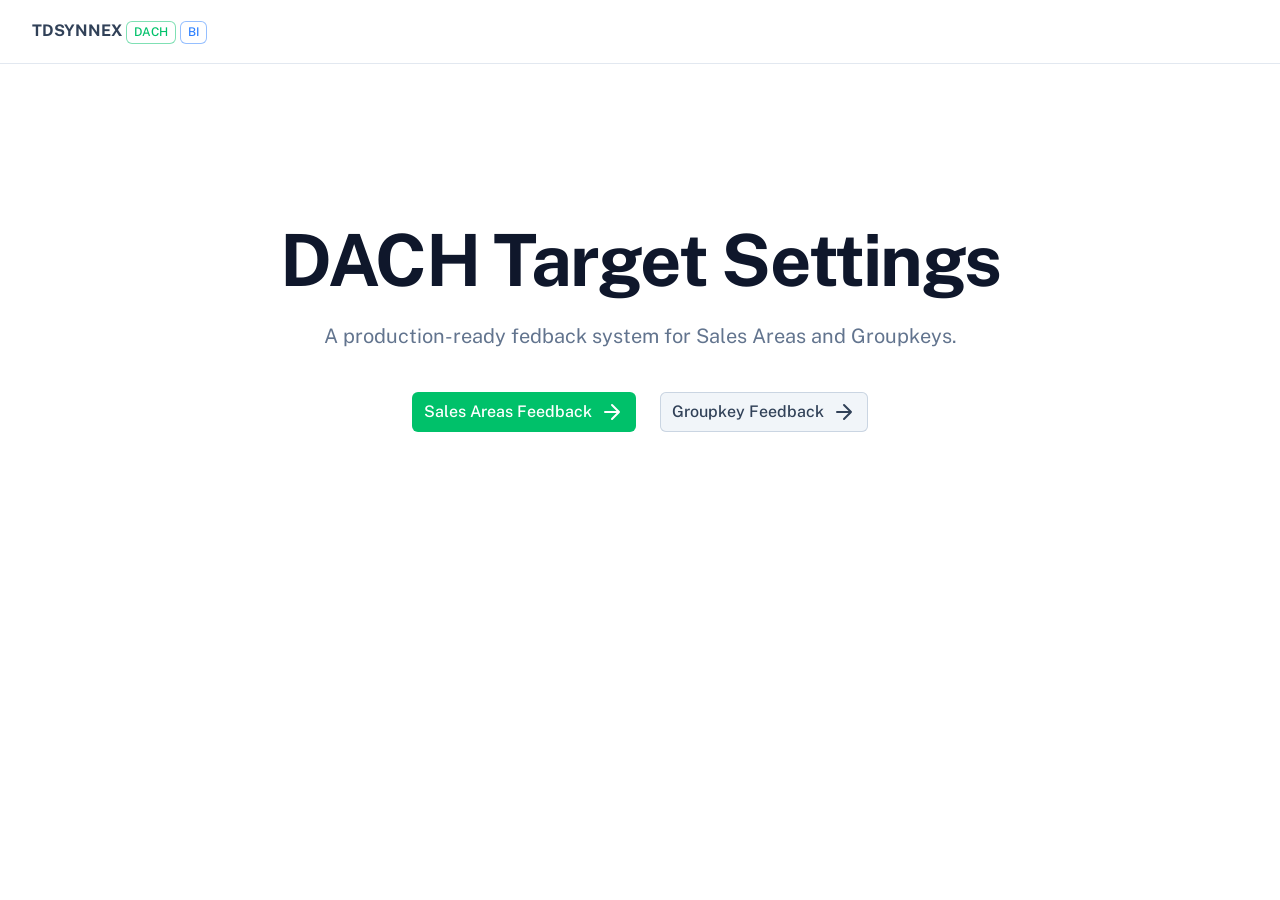
<file: index.html>
<!DOCTYPE html><html  lang="en"><head><meta charset="utf-8"><meta name="viewport" content="width=device-width, initial-scale=1"><style id="nuxt-ui-colors">@layer base {
  :root {
  --ui-color-primary-50: var(--color-green-50, oklch(98.2% 0.018 155.826));
  --ui-color-primary-100: var(--color-green-100, oklch(96.2% 0.044 156.743));
  --ui-color-primary-200: var(--color-green-200, oklch(92.5% 0.084 155.995));
  --ui-color-primary-300: var(--color-green-300, oklch(87.1% 0.15 154.449));
  --ui-color-primary-400: var(--color-green-400, oklch(79.2% 0.209 151.711));
  --ui-color-primary-500: var(--color-green-500, oklch(72.3% 0.219 149.579));
  --ui-color-primary-600: var(--color-green-600, oklch(62.7% 0.194 149.214));
  --ui-color-primary-700: var(--color-green-700, oklch(52.7% 0.154 150.069));
  --ui-color-primary-800: var(--color-green-800, oklch(44.8% 0.119 151.328));
  --ui-color-primary-900: var(--color-green-900, oklch(39.3% 0.095 152.535));
  --ui-color-primary-950: var(--color-green-950, oklch(26.6% 0.065 152.934));
  --ui-color-secondary-50: var(--color-blue-50, oklch(97% 0.014 254.604));
  --ui-color-secondary-100: var(--color-blue-100, oklch(93.2% 0.032 255.585));
  --ui-color-secondary-200: var(--color-blue-200, oklch(88.2% 0.059 254.128));
  --ui-color-secondary-300: var(--color-blue-300, oklch(80.9% 0.105 251.813));
  --ui-color-secondary-400: var(--color-blue-400, oklch(70.7% 0.165 254.624));
  --ui-color-secondary-500: var(--color-blue-500, oklch(62.3% 0.214 259.815));
  --ui-color-secondary-600: var(--color-blue-600, oklch(54.6% 0.245 262.881));
  --ui-color-secondary-700: var(--color-blue-700, oklch(48.8% 0.243 264.376));
  --ui-color-secondary-800: var(--color-blue-800, oklch(42.4% 0.199 265.638));
  --ui-color-secondary-900: var(--color-blue-900, oklch(37.9% 0.146 265.522));
  --ui-color-secondary-950: var(--color-blue-950, oklch(28.2% 0.091 267.935));
  --ui-color-success-50: var(--color-green-50, oklch(98.2% 0.018 155.826));
  --ui-color-success-100: var(--color-green-100, oklch(96.2% 0.044 156.743));
  --ui-color-success-200: var(--color-green-200, oklch(92.5% 0.084 155.995));
  --ui-color-success-300: var(--color-green-300, oklch(87.1% 0.15 154.449));
  --ui-color-success-400: var(--color-green-400, oklch(79.2% 0.209 151.711));
  --ui-color-success-500: var(--color-green-500, oklch(72.3% 0.219 149.579));
  --ui-color-success-600: var(--color-green-600, oklch(62.7% 0.194 149.214));
  --ui-color-success-700: var(--color-green-700, oklch(52.7% 0.154 150.069));
  --ui-color-success-800: var(--color-green-800, oklch(44.8% 0.119 151.328));
  --ui-color-success-900: var(--color-green-900, oklch(39.3% 0.095 152.535));
  --ui-color-success-950: var(--color-green-950, oklch(26.6% 0.065 152.934));
  --ui-color-info-50: var(--color-blue-50, oklch(97% 0.014 254.604));
  --ui-color-info-100: var(--color-blue-100, oklch(93.2% 0.032 255.585));
  --ui-color-info-200: var(--color-blue-200, oklch(88.2% 0.059 254.128));
  --ui-color-info-300: var(--color-blue-300, oklch(80.9% 0.105 251.813));
  --ui-color-info-400: var(--color-blue-400, oklch(70.7% 0.165 254.624));
  --ui-color-info-500: var(--color-blue-500, oklch(62.3% 0.214 259.815));
  --ui-color-info-600: var(--color-blue-600, oklch(54.6% 0.245 262.881));
  --ui-color-info-700: var(--color-blue-700, oklch(48.8% 0.243 264.376));
  --ui-color-info-800: var(--color-blue-800, oklch(42.4% 0.199 265.638));
  --ui-color-info-900: var(--color-blue-900, oklch(37.9% 0.146 265.522));
  --ui-color-info-950: var(--color-blue-950, oklch(28.2% 0.091 267.935));
  --ui-color-warning-50: var(--color-yellow-50, oklch(98.7% 0.026 102.212));
  --ui-color-warning-100: var(--color-yellow-100, oklch(97.3% 0.071 103.193));
  --ui-color-warning-200: var(--color-yellow-200, oklch(94.5% 0.129 101.54));
  --ui-color-warning-300: var(--color-yellow-300, oklch(90.5% 0.182 98.111));
  --ui-color-warning-400: var(--color-yellow-400, oklch(85.2% 0.199 91.936));
  --ui-color-warning-500: var(--color-yellow-500, oklch(79.5% 0.184 86.047));
  --ui-color-warning-600: var(--color-yellow-600, oklch(68.1% 0.162 75.834));
  --ui-color-warning-700: var(--color-yellow-700, oklch(55.4% 0.135 66.442));
  --ui-color-warning-800: var(--color-yellow-800, oklch(47.6% 0.114 61.907));
  --ui-color-warning-900: var(--color-yellow-900, oklch(42.1% 0.095 57.708));
  --ui-color-warning-950: var(--color-yellow-950, oklch(28.6% 0.066 53.813));
  --ui-color-error-50: var(--color-red-50, oklch(97.1% 0.013 17.38));
  --ui-color-error-100: var(--color-red-100, oklch(93.6% 0.032 17.717));
  --ui-color-error-200: var(--color-red-200, oklch(88.5% 0.062 18.334));
  --ui-color-error-300: var(--color-red-300, oklch(80.8% 0.114 19.571));
  --ui-color-error-400: var(--color-red-400, oklch(70.4% 0.191 22.216));
  --ui-color-error-500: var(--color-red-500, oklch(63.7% 0.237 25.331));
  --ui-color-error-600: var(--color-red-600, oklch(57.7% 0.245 27.325));
  --ui-color-error-700: var(--color-red-700, oklch(50.5% 0.213 27.518));
  --ui-color-error-800: var(--color-red-800, oklch(44.4% 0.177 26.899));
  --ui-color-error-900: var(--color-red-900, oklch(39.6% 0.141 25.723));
  --ui-color-error-950: var(--color-red-950, oklch(25.8% 0.092 26.042));
  --ui-color-neutral-50: var(--color-slate-50, oklch(98.4% 0.003 247.858));
  --ui-color-neutral-100: var(--color-slate-100, oklch(96.8% 0.007 247.896));
  --ui-color-neutral-200: var(--color-slate-200, oklch(92.9% 0.013 255.508));
  --ui-color-neutral-300: var(--color-slate-300, oklch(86.9% 0.022 252.894));
  --ui-color-neutral-400: var(--color-slate-400, oklch(70.4% 0.04 256.788));
  --ui-color-neutral-500: var(--color-slate-500, oklch(55.4% 0.046 257.417));
  --ui-color-neutral-600: var(--color-slate-600, oklch(44.6% 0.043 257.281));
  --ui-color-neutral-700: var(--color-slate-700, oklch(37.2% 0.044 257.287));
  --ui-color-neutral-800: var(--color-slate-800, oklch(27.9% 0.041 260.031));
  --ui-color-neutral-900: var(--color-slate-900, oklch(20.8% 0.042 265.755));
  --ui-color-neutral-950: var(--color-slate-950, oklch(12.9% 0.042 264.695));
  }
  :root, .light {
  --ui-primary: var(--ui-color-primary-500);
  --ui-secondary: var(--ui-color-secondary-500);
  --ui-success: var(--ui-color-success-500);
  --ui-info: var(--ui-color-info-500);
  --ui-warning: var(--ui-color-warning-500);
  --ui-error: var(--ui-color-error-500);
  }
  .dark {
  --ui-primary: var(--ui-color-primary-400);
  --ui-secondary: var(--ui-color-secondary-400);
  --ui-success: var(--ui-color-success-400);
  --ui-info: var(--ui-color-info-400);
  --ui-warning: var(--ui-color-warning-400);
  --ui-error: var(--ui-color-error-400);
  }
}</style><title>Nuxt Starter Template</title><link rel="stylesheet" href="/_nuxt/entry.CZiCePEm.css" crossorigin><style>@layer components {:where(.i-lucide\:arrow-right){display:inline-block;width:1em;height:1em;background-color:currentColor;-webkit-mask-image:var(--svg);mask-image:var(--svg);-webkit-mask-repeat:no-repeat;mask-repeat:no-repeat;-webkit-mask-size:100% 100%;mask-size:100% 100%;--svg:url("data:image/svg+xml,%3Csvg xmlns='http://www.w3.org/2000/svg' viewBox='0 0 24 24' width='24' height='24'%3E%3Cpath fill='none' stroke='black' stroke-linecap='round' stroke-linejoin='round' stroke-width='2' d='M5 12h14m-7-7l7 7l-7 7'/%3E%3C/svg%3E")}:where(.i-lucide\:menu){display:inline-block;width:1em;height:1em;background-color:currentColor;-webkit-mask-image:var(--svg);mask-image:var(--svg);-webkit-mask-repeat:no-repeat;mask-repeat:no-repeat;-webkit-mask-size:100% 100%;mask-size:100% 100%;--svg:url("data:image/svg+xml,%3Csvg xmlns='http://www.w3.org/2000/svg' viewBox='0 0 24 24' width='24' height='24'%3E%3Cpath fill='none' stroke='black' stroke-linecap='round' stroke-linejoin='round' stroke-width='2' d='M4 5h16M4 12h16M4 19h16'/%3E%3C/svg%3E")}}</style><link rel="preload" as="fetch" crossorigin="anonymous" href="/_payload.json?8320a1ed-4805-46cf-accc-8e7128fdc340"><link rel="modulepreload" as="script" crossorigin href="/_nuxt/AUCuRmwk.js"><link rel="modulepreload" as="script" crossorigin href="/_nuxt/BrUMd3u6.js"><link rel="modulepreload" as="script" crossorigin href="/_nuxt/DlAUqK2U.js"><link rel="preload" as="fetch" fetchpriority="low" crossorigin="anonymous" href="/_nuxt/builds/meta/8320a1ed-4805-46cf-accc-8e7128fdc340.json"><link rel="icon" href="/favicon.ico"><meta name="description" content="A production-ready starter template powered by Nuxt UI. Build beautiful, accessible, and performant applications in minutes, not hours."><meta property="og:title" content="Nuxt Starter Template"><meta property="og:description" content="A production-ready starter template powered by Nuxt UI. Build beautiful, accessible, and performant applications in minutes, not hours."><meta property="og:image" content="https://ui.nuxt.com/assets/templates/nuxt/starter-light.png"><meta name="twitter:image" content="https://ui.nuxt.com/assets/templates/nuxt/starter-light.png"><meta name="twitter:card" content="summary_large_image"><script type="module" src="/_nuxt/AUCuRmwk.js" crossorigin></script><script>"use strict";(()=>{const t=window,e=document.documentElement,c=["dark","light"],n=getStorageValue("localStorage","nuxt-color-mode")||"system";let i=n==="system"?u():n;const r=e.getAttribute("data-color-mode-forced");r&&(i=r),l(i),t["__NUXT_COLOR_MODE__"]={preference:n,value:i,getColorScheme:u,addColorScheme:l,removeColorScheme:d};function l(o){const s=""+o+"",a="";e.classList?e.classList.add(s):e.className+=" "+s,a&&e.setAttribute("data-"+a,o)}function d(o){const s=""+o+"",a="";e.classList?e.classList.remove(s):e.className=e.className.replace(new RegExp(s,"g"),""),a&&e.removeAttribute("data-"+a)}function f(o){return t.matchMedia("(prefers-color-scheme"+o+")")}function u(){if(t.matchMedia&&f("").media!=="not all"){for(const o of c)if(f(":"+o).matches)return o}return"light"}})();function getStorageValue(t,e){switch(t){case"localStorage":return window.localStorage.getItem(e);case"sessionStorage":return window.sessionStorage.getItem(e);case"cookie":return getCookie(e);default:return null}}function getCookie(t){const c=("; "+window.document.cookie).split("; "+t+"=");if(c.length===2)return c.pop()?.split(";").shift()}</script></head><body><div id="__nuxt" class="isolate"><!--[--><!--[--><!--[--><!--[--><!--[--><!--[--><!----><!----><!----><header class="bg-default/75 backdrop-blur border-b border-default h-(--ui-header-height) sticky top-0 z-50"><!--[--><!--]--><div class="w-full max-w-(--ui-container) mx-auto px-4 sm:px-6 lg:px-8 flex items-center justify-between gap-3 h-full"><!--[--><div class="lg:flex-1 flex items-center gap-1.5"><!----><!--[--><a aria-current="page" href="/" class="router-link-active router-link-exact-active"><b>TDSYNNEX</b> <span class="font-medium inline-flex items-center text-xs px-2 py-1 gap-1 rounded-md text-primary ring ring-inset ring-primary/50"><!--[--><!----><!--]--><!--[--><span class="truncate">DACH</span><!--]--><!--[--><!----><!--]--></span> <span class="font-medium inline-flex items-center text-xs px-2 py-1 gap-1 rounded-md text-info ring ring-inset ring-info/50"><!--[--><!----><!--]--><!--[--><span class="truncate">BI</span><!--]--><!--[--><!----><!--]--></span></a><!--]--></div><div class="hidden lg:flex"><!--[--><!--]--></div><div class="flex items-center justify-end lg:flex-1 gap-1.5"><!--[--><!--]--><!--[--><!--[--><!--[--><button type="button" aria-label="Open menu" class="rounded-md font-medium inline-flex items-center disabled:cursor-not-allowed aria-disabled:cursor-not-allowed disabled:opacity-75 aria-disabled:opacity-75 transition-colors text-sm gap-1.5 text-default hover:bg-elevated active:bg-elevated focus:outline-none focus-visible:bg-elevated hover:disabled:bg-transparent dark:hover:disabled:bg-transparent hover:aria-disabled:bg-transparent dark:hover:aria-disabled:bg-transparent p-1.5 lg:hidden -me-1.5"><!--[--><!--[--><span class="iconify i-lucide:menu shrink-0 size-5" aria-hidden="true" style=""></span><!--]--><!--[--><!----><!--]--><!--[--><!----><!--]--><!--]--></button><!--]--><!--]--><!--]--></div><!--]--></div><!--[--><!--]--></header><!--[--><!----><!--v-if--><!--]--><!--]--><div class="min-h-[calc(100vh-var(--ui-header-height))]"><!--[--><div><div data-orientation="vertical" class="relative isolate"><!--[--><!--]--><div class="w-full max-w-(--ui-container) mx-auto px-4 sm:px-6 lg:px-8 flex flex-col lg:grid py-24 sm:py-32 lg:py-40 gap-16 sm:gap-y-24"><!--[--><div class="text-center"><div class=""><!--[--><!----><h1 class="text-5xl sm:text-7xl text-pretty tracking-tight font-bold text-highlighted"><!--[-->DACH Target Settings<!--]--></h1><div class="text-lg sm:text-xl/8 text-muted text-balance mt-6"><!--[-->A production-ready fedback system for Sales Areas and Groupkeys.<!--]--></div><!--]--></div><!----><div class="mt-10"><!--[--><div class="flex flex-wrap gap-x-6 gap-y-3 justify-center"><!--[--><!--[--><!--[--><a href="/sales-areas-feedback" class="rounded-md font-medium inline-flex items-center disabled:cursor-not-allowed aria-disabled:cursor-not-allowed disabled:opacity-75 aria-disabled:opacity-75 transition-colors px-3 py-2 text-base gap-2 text-inverted bg-primary hover:bg-primary/75 active:bg-primary/75 disabled:bg-primary aria-disabled:bg-primary focus-visible:outline-2 focus-visible:outline-offset-2 focus-visible:outline-primary"><!--[--><!--[--><!----><!--]--><!--[--><span class="truncate">Sales Areas Feedback</span><!--]--><!--[--><span class="iconify i-lucide:arrow-right shrink-0 size-6" aria-hidden="true" style=""></span><!--]--><!--]--></a><!--]--><!--[--><a href="/groupkey-feedback" class="rounded-md font-medium inline-flex items-center disabled:cursor-not-allowed aria-disabled:cursor-not-allowed disabled:opacity-75 aria-disabled:opacity-75 transition-colors px-3 py-2 text-base gap-2 ring ring-inset ring-accented text-default bg-elevated hover:bg-accented/75 active:bg-accented/75 disabled:bg-elevated aria-disabled:bg-elevated focus:outline-none focus-visible:ring-2 focus-visible:ring-inverted"><!--[--><!--[--><!----><!--]--><!--[--><span class="truncate">Groupkey Feedback</span><!--]--><!--[--><span class="iconify i-lucide:arrow-right shrink-0 size-6" aria-hidden="true" style=""></span><!--]--><!--]--></a><!--]--><!--]--><!--]--></div><!--]--></div></div><!----><!--]--></div><!--[--><!--]--></div></div><!--]--></div><!--]--><!--]--><!--[--><!--]--><!--v-if--><!--]--><!--[--><!--]--><!--]--><!--]--></div><div id="teleports"></div><script type="application/json" data-nuxt-data="nuxt-app" data-ssr="true" id="__NUXT_DATA__" data-src="/_payload.json?8320a1ed-4805-46cf-accc-8e7128fdc340">[{"state":1,"once":8,"_errors":9,"serverRendered":5,"path":11,"prerenderedAt":12},["Reactive",2],{"$scolor-mode":3,"$stoasts":7},{"preference":4,"value":4,"unknown":5,"forced":6},"system",true,false,[],["Set"],["ShallowReactive",10],{},"/",1794399902358]</script><script>window.__NUXT__={};window.__NUXT__.config={public:{},app:{baseURL:"/",buildId:"8320a1ed-4805-46cf-accc-8e7128fdc340",buildAssetsDir:"/_nuxt/",cdnURL:""}}</script></body></html>
</file>
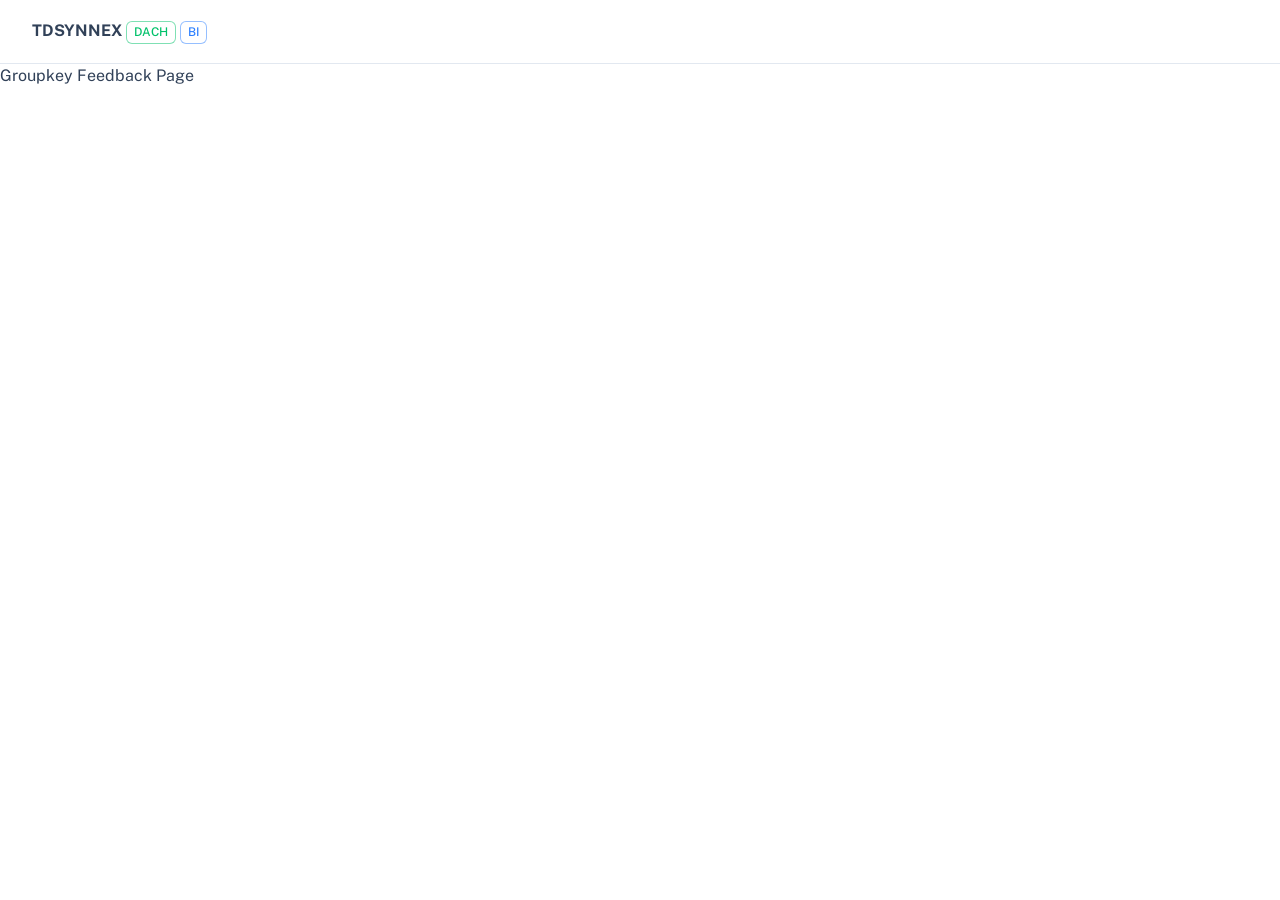
<file: groupkey-feedback/index.html>
<!DOCTYPE html><html  lang="en"><head><meta charset="utf-8"><meta name="viewport" content="width=device-width, initial-scale=1"><style id="nuxt-ui-colors">@layer base {
  :root {
  --ui-color-primary-50: var(--color-green-50, oklch(98.2% 0.018 155.826));
  --ui-color-primary-100: var(--color-green-100, oklch(96.2% 0.044 156.743));
  --ui-color-primary-200: var(--color-green-200, oklch(92.5% 0.084 155.995));
  --ui-color-primary-300: var(--color-green-300, oklch(87.1% 0.15 154.449));
  --ui-color-primary-400: var(--color-green-400, oklch(79.2% 0.209 151.711));
  --ui-color-primary-500: var(--color-green-500, oklch(72.3% 0.219 149.579));
  --ui-color-primary-600: var(--color-green-600, oklch(62.7% 0.194 149.214));
  --ui-color-primary-700: var(--color-green-700, oklch(52.7% 0.154 150.069));
  --ui-color-primary-800: var(--color-green-800, oklch(44.8% 0.119 151.328));
  --ui-color-primary-900: var(--color-green-900, oklch(39.3% 0.095 152.535));
  --ui-color-primary-950: var(--color-green-950, oklch(26.6% 0.065 152.934));
  --ui-color-secondary-50: var(--color-blue-50, oklch(97% 0.014 254.604));
  --ui-color-secondary-100: var(--color-blue-100, oklch(93.2% 0.032 255.585));
  --ui-color-secondary-200: var(--color-blue-200, oklch(88.2% 0.059 254.128));
  --ui-color-secondary-300: var(--color-blue-300, oklch(80.9% 0.105 251.813));
  --ui-color-secondary-400: var(--color-blue-400, oklch(70.7% 0.165 254.624));
  --ui-color-secondary-500: var(--color-blue-500, oklch(62.3% 0.214 259.815));
  --ui-color-secondary-600: var(--color-blue-600, oklch(54.6% 0.245 262.881));
  --ui-color-secondary-700: var(--color-blue-700, oklch(48.8% 0.243 264.376));
  --ui-color-secondary-800: var(--color-blue-800, oklch(42.4% 0.199 265.638));
  --ui-color-secondary-900: var(--color-blue-900, oklch(37.9% 0.146 265.522));
  --ui-color-secondary-950: var(--color-blue-950, oklch(28.2% 0.091 267.935));
  --ui-color-success-50: var(--color-green-50, oklch(98.2% 0.018 155.826));
  --ui-color-success-100: var(--color-green-100, oklch(96.2% 0.044 156.743));
  --ui-color-success-200: var(--color-green-200, oklch(92.5% 0.084 155.995));
  --ui-color-success-300: var(--color-green-300, oklch(87.1% 0.15 154.449));
  --ui-color-success-400: var(--color-green-400, oklch(79.2% 0.209 151.711));
  --ui-color-success-500: var(--color-green-500, oklch(72.3% 0.219 149.579));
  --ui-color-success-600: var(--color-green-600, oklch(62.7% 0.194 149.214));
  --ui-color-success-700: var(--color-green-700, oklch(52.7% 0.154 150.069));
  --ui-color-success-800: var(--color-green-800, oklch(44.8% 0.119 151.328));
  --ui-color-success-900: var(--color-green-900, oklch(39.3% 0.095 152.535));
  --ui-color-success-950: var(--color-green-950, oklch(26.6% 0.065 152.934));
  --ui-color-info-50: var(--color-blue-50, oklch(97% 0.014 254.604));
  --ui-color-info-100: var(--color-blue-100, oklch(93.2% 0.032 255.585));
  --ui-color-info-200: var(--color-blue-200, oklch(88.2% 0.059 254.128));
  --ui-color-info-300: var(--color-blue-300, oklch(80.9% 0.105 251.813));
  --ui-color-info-400: var(--color-blue-400, oklch(70.7% 0.165 254.624));
  --ui-color-info-500: var(--color-blue-500, oklch(62.3% 0.214 259.815));
  --ui-color-info-600: var(--color-blue-600, oklch(54.6% 0.245 262.881));
  --ui-color-info-700: var(--color-blue-700, oklch(48.8% 0.243 264.376));
  --ui-color-info-800: var(--color-blue-800, oklch(42.4% 0.199 265.638));
  --ui-color-info-900: var(--color-blue-900, oklch(37.9% 0.146 265.522));
  --ui-color-info-950: var(--color-blue-950, oklch(28.2% 0.091 267.935));
  --ui-color-warning-50: var(--color-yellow-50, oklch(98.7% 0.026 102.212));
  --ui-color-warning-100: var(--color-yellow-100, oklch(97.3% 0.071 103.193));
  --ui-color-warning-200: var(--color-yellow-200, oklch(94.5% 0.129 101.54));
  --ui-color-warning-300: var(--color-yellow-300, oklch(90.5% 0.182 98.111));
  --ui-color-warning-400: var(--color-yellow-400, oklch(85.2% 0.199 91.936));
  --ui-color-warning-500: var(--color-yellow-500, oklch(79.5% 0.184 86.047));
  --ui-color-warning-600: var(--color-yellow-600, oklch(68.1% 0.162 75.834));
  --ui-color-warning-700: var(--color-yellow-700, oklch(55.4% 0.135 66.442));
  --ui-color-warning-800: var(--color-yellow-800, oklch(47.6% 0.114 61.907));
  --ui-color-warning-900: var(--color-yellow-900, oklch(42.1% 0.095 57.708));
  --ui-color-warning-950: var(--color-yellow-950, oklch(28.6% 0.066 53.813));
  --ui-color-error-50: var(--color-red-50, oklch(97.1% 0.013 17.38));
  --ui-color-error-100: var(--color-red-100, oklch(93.6% 0.032 17.717));
  --ui-color-error-200: var(--color-red-200, oklch(88.5% 0.062 18.334));
  --ui-color-error-300: var(--color-red-300, oklch(80.8% 0.114 19.571));
  --ui-color-error-400: var(--color-red-400, oklch(70.4% 0.191 22.216));
  --ui-color-error-500: var(--color-red-500, oklch(63.7% 0.237 25.331));
  --ui-color-error-600: var(--color-red-600, oklch(57.7% 0.245 27.325));
  --ui-color-error-700: var(--color-red-700, oklch(50.5% 0.213 27.518));
  --ui-color-error-800: var(--color-red-800, oklch(44.4% 0.177 26.899));
  --ui-color-error-900: var(--color-red-900, oklch(39.6% 0.141 25.723));
  --ui-color-error-950: var(--color-red-950, oklch(25.8% 0.092 26.042));
  --ui-color-neutral-50: var(--color-slate-50, oklch(98.4% 0.003 247.858));
  --ui-color-neutral-100: var(--color-slate-100, oklch(96.8% 0.007 247.896));
  --ui-color-neutral-200: var(--color-slate-200, oklch(92.9% 0.013 255.508));
  --ui-color-neutral-300: var(--color-slate-300, oklch(86.9% 0.022 252.894));
  --ui-color-neutral-400: var(--color-slate-400, oklch(70.4% 0.04 256.788));
  --ui-color-neutral-500: var(--color-slate-500, oklch(55.4% 0.046 257.417));
  --ui-color-neutral-600: var(--color-slate-600, oklch(44.6% 0.043 257.281));
  --ui-color-neutral-700: var(--color-slate-700, oklch(37.2% 0.044 257.287));
  --ui-color-neutral-800: var(--color-slate-800, oklch(27.9% 0.041 260.031));
  --ui-color-neutral-900: var(--color-slate-900, oklch(20.8% 0.042 265.755));
  --ui-color-neutral-950: var(--color-slate-950, oklch(12.9% 0.042 264.695));
  }
  :root, .light {
  --ui-primary: var(--ui-color-primary-500);
  --ui-secondary: var(--ui-color-secondary-500);
  --ui-success: var(--ui-color-success-500);
  --ui-info: var(--ui-color-info-500);
  --ui-warning: var(--ui-color-warning-500);
  --ui-error: var(--ui-color-error-500);
  }
  .dark {
  --ui-primary: var(--ui-color-primary-400);
  --ui-secondary: var(--ui-color-secondary-400);
  --ui-success: var(--ui-color-success-400);
  --ui-info: var(--ui-color-info-400);
  --ui-warning: var(--ui-color-warning-400);
  --ui-error: var(--ui-color-error-400);
  }
}</style><title>Nuxt Starter Template</title><link rel="stylesheet" href="/_nuxt/entry.CZiCePEm.css" crossorigin><style>@layer components {:where(.i-lucide\:menu){display:inline-block;width:1em;height:1em;background-color:currentColor;-webkit-mask-image:var(--svg);mask-image:var(--svg);-webkit-mask-repeat:no-repeat;mask-repeat:no-repeat;-webkit-mask-size:100% 100%;mask-size:100% 100%;--svg:url("data:image/svg+xml,%3Csvg xmlns='http://www.w3.org/2000/svg' viewBox='0 0 24 24' width='24' height='24'%3E%3Cpath fill='none' stroke='black' stroke-linecap='round' stroke-linejoin='round' stroke-width='2' d='M4 5h16M4 12h16M4 19h16'/%3E%3C/svg%3E")}}</style><link rel="preload" as="fetch" crossorigin="anonymous" href="/groupkey-feedback/_payload.json?8320a1ed-4805-46cf-accc-8e7128fdc340"><link rel="modulepreload" as="script" crossorigin href="/_nuxt/AUCuRmwk.js"><link rel="modulepreload" as="script" crossorigin href="/_nuxt/6p0Lxztw.js"><link rel="modulepreload" as="script" crossorigin href="/_nuxt/DlAUqK2U.js"><link rel="preload" as="fetch" fetchpriority="low" crossorigin="anonymous" href="/_nuxt/builds/meta/8320a1ed-4805-46cf-accc-8e7128fdc340.json"><link rel="icon" href="/favicon.ico"><meta name="description" content="A production-ready starter template powered by Nuxt UI. Build beautiful, accessible, and performant applications in minutes, not hours."><meta property="og:title" content="Nuxt Starter Template"><meta property="og:description" content="A production-ready starter template powered by Nuxt UI. Build beautiful, accessible, and performant applications in minutes, not hours."><meta property="og:image" content="https://ui.nuxt.com/assets/templates/nuxt/starter-light.png"><meta name="twitter:image" content="https://ui.nuxt.com/assets/templates/nuxt/starter-light.png"><meta name="twitter:card" content="summary_large_image"><script type="module" src="/_nuxt/AUCuRmwk.js" crossorigin></script><script>"use strict";(()=>{const t=window,e=document.documentElement,c=["dark","light"],n=getStorageValue("localStorage","nuxt-color-mode")||"system";let i=n==="system"?u():n;const r=e.getAttribute("data-color-mode-forced");r&&(i=r),l(i),t["__NUXT_COLOR_MODE__"]={preference:n,value:i,getColorScheme:u,addColorScheme:l,removeColorScheme:d};function l(o){const s=""+o+"",a="";e.classList?e.classList.add(s):e.className+=" "+s,a&&e.setAttribute("data-"+a,o)}function d(o){const s=""+o+"",a="";e.classList?e.classList.remove(s):e.className=e.className.replace(new RegExp(s,"g"),""),a&&e.removeAttribute("data-"+a)}function f(o){return t.matchMedia("(prefers-color-scheme"+o+")")}function u(){if(t.matchMedia&&f("").media!=="not all"){for(const o of c)if(f(":"+o).matches)return o}return"light"}})();function getStorageValue(t,e){switch(t){case"localStorage":return window.localStorage.getItem(e);case"sessionStorage":return window.sessionStorage.getItem(e);case"cookie":return getCookie(e);default:return null}}function getCookie(t){const c=("; "+window.document.cookie).split("; "+t+"=");if(c.length===2)return c.pop()?.split(";").shift()}</script></head><body><div id="__nuxt" class="isolate"><!--[--><!--[--><!--[--><!--[--><!--[--><!--[--><!----><!----><!----><header class="bg-default/75 backdrop-blur border-b border-default h-(--ui-header-height) sticky top-0 z-50"><!--[--><!--]--><div class="w-full max-w-(--ui-container) mx-auto px-4 sm:px-6 lg:px-8 flex items-center justify-between gap-3 h-full"><!--[--><div class="lg:flex-1 flex items-center gap-1.5"><!----><!--[--><a href="/" class=""><b>TDSYNNEX</b> <span class="font-medium inline-flex items-center text-xs px-2 py-1 gap-1 rounded-md text-primary ring ring-inset ring-primary/50"><!--[--><!----><!--]--><!--[--><span class="truncate">DACH</span><!--]--><!--[--><!----><!--]--></span> <span class="font-medium inline-flex items-center text-xs px-2 py-1 gap-1 rounded-md text-info ring ring-inset ring-info/50"><!--[--><!----><!--]--><!--[--><span class="truncate">BI</span><!--]--><!--[--><!----><!--]--></span></a><!--]--></div><div class="hidden lg:flex"><!--[--><!--]--></div><div class="flex items-center justify-end lg:flex-1 gap-1.5"><!--[--><!--]--><!--[--><!--[--><!--[--><button type="button" aria-label="Open menu" class="rounded-md font-medium inline-flex items-center disabled:cursor-not-allowed aria-disabled:cursor-not-allowed disabled:opacity-75 aria-disabled:opacity-75 transition-colors text-sm gap-1.5 text-default hover:bg-elevated active:bg-elevated focus:outline-none focus-visible:bg-elevated hover:disabled:bg-transparent dark:hover:disabled:bg-transparent hover:aria-disabled:bg-transparent dark:hover:aria-disabled:bg-transparent p-1.5 lg:hidden -me-1.5"><!--[--><!--[--><span class="iconify i-lucide:menu shrink-0 size-5" aria-hidden="true" style=""></span><!--]--><!--[--><!----><!--]--><!--[--><!----><!--]--><!--]--></button><!--]--><!--]--><!--]--></div><!--]--></div><!--[--><!--]--></header><!--[--><!----><!--v-if--><!--]--><!--]--><div class="min-h-[calc(100vh-var(--ui-header-height))]"><!--[--><div><h1> Groupkey Feedback Page </h1></div><!--]--></div><!--]--><!--]--><!--[--><!--]--><!--v-if--><!--]--><!--[--><!--]--><!--]--><!--]--></div><div id="teleports"></div><script type="application/json" data-nuxt-data="nuxt-app" data-ssr="true" id="__NUXT_DATA__" data-src="/groupkey-feedback/_payload.json?8320a1ed-4805-46cf-accc-8e7128fdc340">[{"state":1,"once":8,"_errors":9,"serverRendered":5,"path":11,"prerenderedAt":12},["Reactive",2],{"$scolor-mode":3,"$stoasts":7},{"preference":4,"value":4,"unknown":5,"forced":6},"system",true,false,[],["Set"],["ShallowReactive",10],{},"/groupkey-feedback",1794399904595]</script><script>window.__NUXT__={};window.__NUXT__.config={public:{},app:{baseURL:"/",buildId:"8320a1ed-4805-46cf-accc-8e7128fdc340",buildAssetsDir:"/_nuxt/",cdnURL:""}}</script></body></html>
</file>
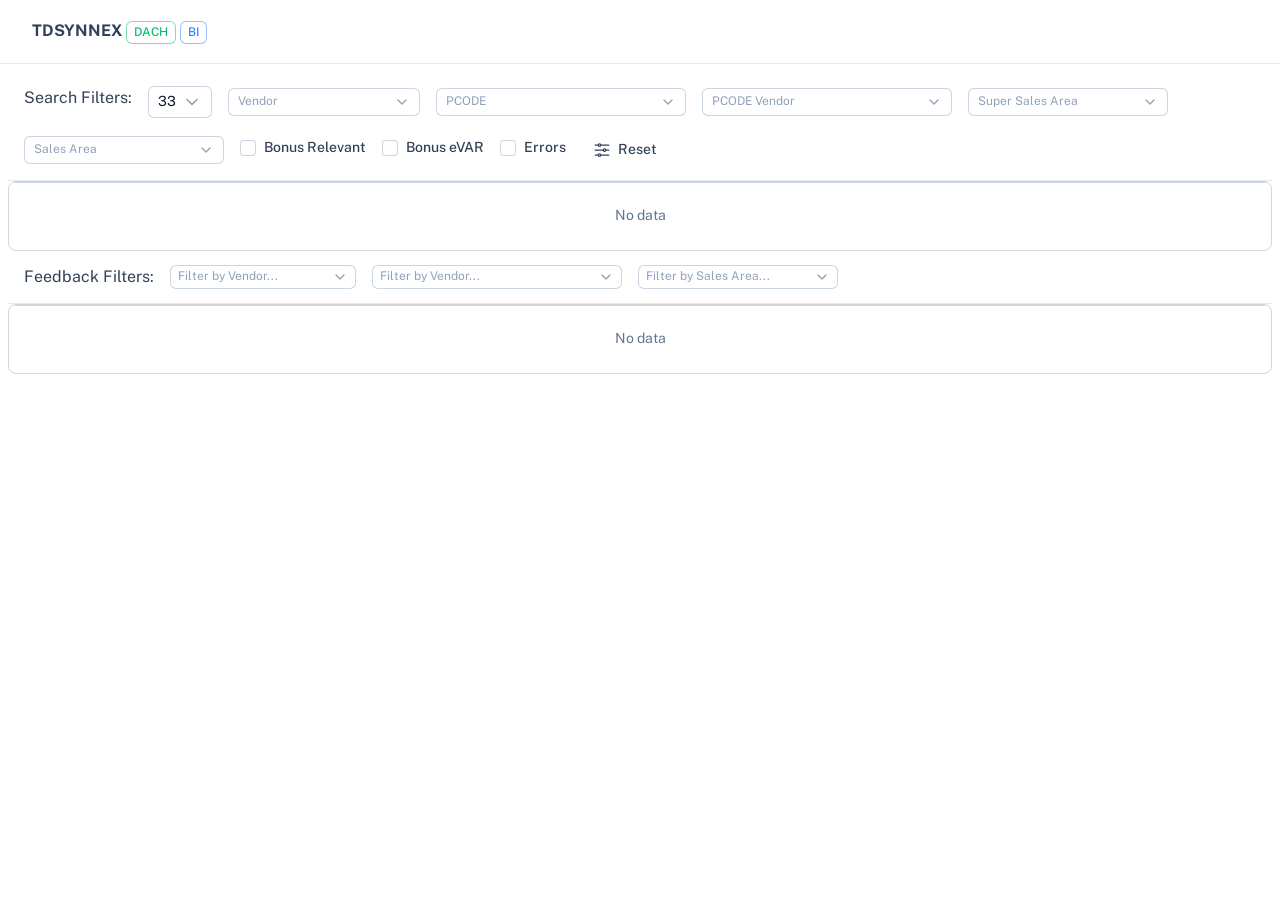
<file: sales-areas-feedback/index.html>
<!DOCTYPE html><html  lang="en"><head><meta charset="utf-8"><meta name="viewport" content="width=device-width, initial-scale=1"><style id="nuxt-ui-colors">@layer base {
  :root {
  --ui-color-primary-50: var(--color-green-50, oklch(98.2% 0.018 155.826));
  --ui-color-primary-100: var(--color-green-100, oklch(96.2% 0.044 156.743));
  --ui-color-primary-200: var(--color-green-200, oklch(92.5% 0.084 155.995));
  --ui-color-primary-300: var(--color-green-300, oklch(87.1% 0.15 154.449));
  --ui-color-primary-400: var(--color-green-400, oklch(79.2% 0.209 151.711));
  --ui-color-primary-500: var(--color-green-500, oklch(72.3% 0.219 149.579));
  --ui-color-primary-600: var(--color-green-600, oklch(62.7% 0.194 149.214));
  --ui-color-primary-700: var(--color-green-700, oklch(52.7% 0.154 150.069));
  --ui-color-primary-800: var(--color-green-800, oklch(44.8% 0.119 151.328));
  --ui-color-primary-900: var(--color-green-900, oklch(39.3% 0.095 152.535));
  --ui-color-primary-950: var(--color-green-950, oklch(26.6% 0.065 152.934));
  --ui-color-secondary-50: var(--color-blue-50, oklch(97% 0.014 254.604));
  --ui-color-secondary-100: var(--color-blue-100, oklch(93.2% 0.032 255.585));
  --ui-color-secondary-200: var(--color-blue-200, oklch(88.2% 0.059 254.128));
  --ui-color-secondary-300: var(--color-blue-300, oklch(80.9% 0.105 251.813));
  --ui-color-secondary-400: var(--color-blue-400, oklch(70.7% 0.165 254.624));
  --ui-color-secondary-500: var(--color-blue-500, oklch(62.3% 0.214 259.815));
  --ui-color-secondary-600: var(--color-blue-600, oklch(54.6% 0.245 262.881));
  --ui-color-secondary-700: var(--color-blue-700, oklch(48.8% 0.243 264.376));
  --ui-color-secondary-800: var(--color-blue-800, oklch(42.4% 0.199 265.638));
  --ui-color-secondary-900: var(--color-blue-900, oklch(37.9% 0.146 265.522));
  --ui-color-secondary-950: var(--color-blue-950, oklch(28.2% 0.091 267.935));
  --ui-color-success-50: var(--color-green-50, oklch(98.2% 0.018 155.826));
  --ui-color-success-100: var(--color-green-100, oklch(96.2% 0.044 156.743));
  --ui-color-success-200: var(--color-green-200, oklch(92.5% 0.084 155.995));
  --ui-color-success-300: var(--color-green-300, oklch(87.1% 0.15 154.449));
  --ui-color-success-400: var(--color-green-400, oklch(79.2% 0.209 151.711));
  --ui-color-success-500: var(--color-green-500, oklch(72.3% 0.219 149.579));
  --ui-color-success-600: var(--color-green-600, oklch(62.7% 0.194 149.214));
  --ui-color-success-700: var(--color-green-700, oklch(52.7% 0.154 150.069));
  --ui-color-success-800: var(--color-green-800, oklch(44.8% 0.119 151.328));
  --ui-color-success-900: var(--color-green-900, oklch(39.3% 0.095 152.535));
  --ui-color-success-950: var(--color-green-950, oklch(26.6% 0.065 152.934));
  --ui-color-info-50: var(--color-blue-50, oklch(97% 0.014 254.604));
  --ui-color-info-100: var(--color-blue-100, oklch(93.2% 0.032 255.585));
  --ui-color-info-200: var(--color-blue-200, oklch(88.2% 0.059 254.128));
  --ui-color-info-300: var(--color-blue-300, oklch(80.9% 0.105 251.813));
  --ui-color-info-400: var(--color-blue-400, oklch(70.7% 0.165 254.624));
  --ui-color-info-500: var(--color-blue-500, oklch(62.3% 0.214 259.815));
  --ui-color-info-600: var(--color-blue-600, oklch(54.6% 0.245 262.881));
  --ui-color-info-700: var(--color-blue-700, oklch(48.8% 0.243 264.376));
  --ui-color-info-800: var(--color-blue-800, oklch(42.4% 0.199 265.638));
  --ui-color-info-900: var(--color-blue-900, oklch(37.9% 0.146 265.522));
  --ui-color-info-950: var(--color-blue-950, oklch(28.2% 0.091 267.935));
  --ui-color-warning-50: var(--color-yellow-50, oklch(98.7% 0.026 102.212));
  --ui-color-warning-100: var(--color-yellow-100, oklch(97.3% 0.071 103.193));
  --ui-color-warning-200: var(--color-yellow-200, oklch(94.5% 0.129 101.54));
  --ui-color-warning-300: var(--color-yellow-300, oklch(90.5% 0.182 98.111));
  --ui-color-warning-400: var(--color-yellow-400, oklch(85.2% 0.199 91.936));
  --ui-color-warning-500: var(--color-yellow-500, oklch(79.5% 0.184 86.047));
  --ui-color-warning-600: var(--color-yellow-600, oklch(68.1% 0.162 75.834));
  --ui-color-warning-700: var(--color-yellow-700, oklch(55.4% 0.135 66.442));
  --ui-color-warning-800: var(--color-yellow-800, oklch(47.6% 0.114 61.907));
  --ui-color-warning-900: var(--color-yellow-900, oklch(42.1% 0.095 57.708));
  --ui-color-warning-950: var(--color-yellow-950, oklch(28.6% 0.066 53.813));
  --ui-color-error-50: var(--color-red-50, oklch(97.1% 0.013 17.38));
  --ui-color-error-100: var(--color-red-100, oklch(93.6% 0.032 17.717));
  --ui-color-error-200: var(--color-red-200, oklch(88.5% 0.062 18.334));
  --ui-color-error-300: var(--color-red-300, oklch(80.8% 0.114 19.571));
  --ui-color-error-400: var(--color-red-400, oklch(70.4% 0.191 22.216));
  --ui-color-error-500: var(--color-red-500, oklch(63.7% 0.237 25.331));
  --ui-color-error-600: var(--color-red-600, oklch(57.7% 0.245 27.325));
  --ui-color-error-700: var(--color-red-700, oklch(50.5% 0.213 27.518));
  --ui-color-error-800: var(--color-red-800, oklch(44.4% 0.177 26.899));
  --ui-color-error-900: var(--color-red-900, oklch(39.6% 0.141 25.723));
  --ui-color-error-950: var(--color-red-950, oklch(25.8% 0.092 26.042));
  --ui-color-neutral-50: var(--color-slate-50, oklch(98.4% 0.003 247.858));
  --ui-color-neutral-100: var(--color-slate-100, oklch(96.8% 0.007 247.896));
  --ui-color-neutral-200: var(--color-slate-200, oklch(92.9% 0.013 255.508));
  --ui-color-neutral-300: var(--color-slate-300, oklch(86.9% 0.022 252.894));
  --ui-color-neutral-400: var(--color-slate-400, oklch(70.4% 0.04 256.788));
  --ui-color-neutral-500: var(--color-slate-500, oklch(55.4% 0.046 257.417));
  --ui-color-neutral-600: var(--color-slate-600, oklch(44.6% 0.043 257.281));
  --ui-color-neutral-700: var(--color-slate-700, oklch(37.2% 0.044 257.287));
  --ui-color-neutral-800: var(--color-slate-800, oklch(27.9% 0.041 260.031));
  --ui-color-neutral-900: var(--color-slate-900, oklch(20.8% 0.042 265.755));
  --ui-color-neutral-950: var(--color-slate-950, oklch(12.9% 0.042 264.695));
  }
  :root, .light {
  --ui-primary: var(--ui-color-primary-500);
  --ui-secondary: var(--ui-color-secondary-500);
  --ui-success: var(--ui-color-success-500);
  --ui-info: var(--ui-color-info-500);
  --ui-warning: var(--ui-color-warning-500);
  --ui-error: var(--ui-color-error-500);
  }
  .dark {
  --ui-primary: var(--ui-color-primary-400);
  --ui-secondary: var(--ui-color-secondary-400);
  --ui-success: var(--ui-color-success-400);
  --ui-info: var(--ui-color-info-400);
  --ui-warning: var(--ui-color-warning-400);
  --ui-error: var(--ui-color-error-400);
  }
}</style><title>Nuxt Starter Template</title><link rel="stylesheet" href="/_nuxt/entry.CZiCePEm.css" crossorigin><style>@layer components {:where(.i-heroicons\:adjustments-horizontal){display:inline-block;width:1em;height:1em;background-color:currentColor;-webkit-mask-image:var(--svg);mask-image:var(--svg);-webkit-mask-repeat:no-repeat;mask-repeat:no-repeat;-webkit-mask-size:100% 100%;mask-size:100% 100%;--svg:url("data:image/svg+xml,%3Csvg xmlns='http://www.w3.org/2000/svg' viewBox='0 0 24 24' width='24' height='24'%3E%3Cpath fill='none' stroke='black' stroke-linecap='round' stroke-linejoin='round' stroke-width='1.5' d='M10.5 6h9.75M10.5 6a1.5 1.5 0 1 1-3 0m3 0a1.5 1.5 0 1 0-3 0M3.75 6H7.5m3 12h9.75m-9.75 0a1.5 1.5 0 0 1-3 0m3 0a1.5 1.5 0 0 0-3 0m-3.75 0H7.5m9-6h3.75m-3.75 0a1.5 1.5 0 0 1-3 0m3 0a1.5 1.5 0 0 0-3 0m-9.75 0h9.75'/%3E%3C/svg%3E")}:where(.i-lucide\:chevron-down){display:inline-block;width:1em;height:1em;background-color:currentColor;-webkit-mask-image:var(--svg);mask-image:var(--svg);-webkit-mask-repeat:no-repeat;mask-repeat:no-repeat;-webkit-mask-size:100% 100%;mask-size:100% 100%;--svg:url("data:image/svg+xml,%3Csvg xmlns='http://www.w3.org/2000/svg' viewBox='0 0 24 24' width='24' height='24'%3E%3Cpath fill='none' stroke='black' stroke-linecap='round' stroke-linejoin='round' stroke-width='2' d='m6 9l6 6l6-6'/%3E%3C/svg%3E")}:where(.i-lucide\:menu){display:inline-block;width:1em;height:1em;background-color:currentColor;-webkit-mask-image:var(--svg);mask-image:var(--svg);-webkit-mask-repeat:no-repeat;mask-repeat:no-repeat;-webkit-mask-size:100% 100%;mask-size:100% 100%;--svg:url("data:image/svg+xml,%3Csvg xmlns='http://www.w3.org/2000/svg' viewBox='0 0 24 24' width='24' height='24'%3E%3Cpath fill='none' stroke='black' stroke-linecap='round' stroke-linejoin='round' stroke-width='2' d='M4 5h16M4 12h16M4 19h16'/%3E%3C/svg%3E")}}</style><link rel="preload" as="fetch" crossorigin="anonymous" href="/sales-areas-feedback/_payload.json?8320a1ed-4805-46cf-accc-8e7128fdc340"><link rel="modulepreload" as="script" crossorigin href="/_nuxt/AUCuRmwk.js"><link rel="modulepreload" as="script" crossorigin href="/_nuxt/DRDsO1kd.js"><link rel="modulepreload" as="script" crossorigin href="/_nuxt/C4oB9z69.js"><link rel="modulepreload" as="script" crossorigin href="/_nuxt/CVjDJp4K.js"><link rel="modulepreload" as="script" crossorigin href="/_nuxt/BsBSEGVy.js"><link rel="preload" as="fetch" fetchpriority="low" crossorigin="anonymous" href="/_nuxt/builds/meta/8320a1ed-4805-46cf-accc-8e7128fdc340.json"><link rel="icon" href="/favicon.ico"><meta name="description" content="A production-ready starter template powered by Nuxt UI. Build beautiful, accessible, and performant applications in minutes, not hours."><meta property="og:title" content="Nuxt Starter Template"><meta property="og:description" content="A production-ready starter template powered by Nuxt UI. Build beautiful, accessible, and performant applications in minutes, not hours."><meta property="og:image" content="https://ui.nuxt.com/assets/templates/nuxt/starter-light.png"><meta name="twitter:image" content="https://ui.nuxt.com/assets/templates/nuxt/starter-light.png"><meta name="twitter:card" content="summary_large_image"><script type="module" src="/_nuxt/AUCuRmwk.js" crossorigin></script><script>"use strict";(()=>{const t=window,e=document.documentElement,c=["dark","light"],n=getStorageValue("localStorage","nuxt-color-mode")||"system";let i=n==="system"?u():n;const r=e.getAttribute("data-color-mode-forced");r&&(i=r),l(i),t["__NUXT_COLOR_MODE__"]={preference:n,value:i,getColorScheme:u,addColorScheme:l,removeColorScheme:d};function l(o){const s=""+o+"",a="";e.classList?e.classList.add(s):e.className+=" "+s,a&&e.setAttribute("data-"+a,o)}function d(o){const s=""+o+"",a="";e.classList?e.classList.remove(s):e.className=e.className.replace(new RegExp(s,"g"),""),a&&e.removeAttribute("data-"+a)}function f(o){return t.matchMedia("(prefers-color-scheme"+o+")")}function u(){if(t.matchMedia&&f("").media!=="not all"){for(const o of c)if(f(":"+o).matches)return o}return"light"}})();function getStorageValue(t,e){switch(t){case"localStorage":return window.localStorage.getItem(e);case"sessionStorage":return window.sessionStorage.getItem(e);case"cookie":return getCookie(e);default:return null}}function getCookie(t){const c=("; "+window.document.cookie).split("; "+t+"=");if(c.length===2)return c.pop()?.split(";").shift()}</script></head><body><div id="__nuxt" class="isolate"><!--[--><!--[--><!--[--><!--[--><!--[--><!--[--><!----><!----><!----><header class="bg-default/75 backdrop-blur border-b border-default h-(--ui-header-height) sticky top-0 z-50"><!--[--><!--]--><div class="w-full max-w-(--ui-container) mx-auto px-4 sm:px-6 lg:px-8 flex items-center justify-between gap-3 h-full"><!--[--><div class="lg:flex-1 flex items-center gap-1.5"><!----><!--[--><a href="/" class=""><b>TDSYNNEX</b> <span class="font-medium inline-flex items-center text-xs px-2 py-1 gap-1 rounded-md text-primary ring ring-inset ring-primary/50"><!--[--><!----><!--]--><!--[--><span class="truncate">DACH</span><!--]--><!--[--><!----><!--]--></span> <span class="font-medium inline-flex items-center text-xs px-2 py-1 gap-1 rounded-md text-info ring ring-inset ring-info/50"><!--[--><!----><!--]--><!--[--><span class="truncate">BI</span><!--]--><!--[--><!----><!--]--></span></a><!--]--></div><div class="hidden lg:flex"><!--[--><!--]--></div><div class="flex items-center justify-end lg:flex-1 gap-1.5"><!--[--><!--]--><!--[--><!--[--><!--[--><button type="button" aria-label="Open menu" class="rounded-md font-medium inline-flex items-center disabled:cursor-not-allowed aria-disabled:cursor-not-allowed disabled:opacity-75 aria-disabled:opacity-75 transition-colors text-sm gap-1.5 text-default hover:bg-elevated active:bg-elevated focus:outline-none focus-visible:bg-elevated hover:disabled:bg-transparent dark:hover:disabled:bg-transparent hover:aria-disabled:bg-transparent dark:hover:aria-disabled:bg-transparent p-1.5 lg:hidden -me-1.5"><!--[--><!--[--><span class="iconify i-lucide:menu shrink-0 size-5" aria-hidden="true" style=""></span><!--]--><!--[--><!----><!--]--><!--[--><!----><!--]--><!--]--></button><!--]--><!--]--><!--]--></div><!--]--></div><!--[--><!--]--></header><!--[--><!----><!--v-if--><!--]--><!--]--><div class="min-h-[calc(100vh-var(--ui-header-height))]"><!--[--><div class="p-2 space-y-4"><!----><div class="flex flex-col flex-1 w-full"><div class="flex flex-wrap gap-4 px-4 py-3.5 border-b border-gray-200 dark:border-gray-800"> Search Filters: <!--[--><!--[--><button class="relative group rounded-md inline-flex items-center focus:outline-none disabled:cursor-not-allowed disabled:opacity-75 transition-colors px-2.5 py-1.5 text-sm gap-1.5 text-highlighted bg-default ring ring-inset ring-accented focus:ring-2 focus:ring-inset focus:ring-primary pe-9 max-w-[200px]" role="combobox" type="button" aria-controls="reka-select-content-v-0" aria-expanded="false" aria-required="false" aria-autocomplete="none" dir="ltr" data-state="closed"><!--[--><!----><!--[--><!--[--><!--[--><span class="truncate pointer-events-none">33</span><!--]--><!--]--><!--]--><span class="absolute inset-y-0 end-0 flex items-center pe-2.5"><!--[--><span class="iconify i-lucide:chevron-down shrink-0 text-dimmed size-5" aria-hidden="true" style=""></span><!--]--></span><!--]--></button><!--v-if--><!--]--><select aria-hidden="true" tabindex="-1" style="position:absolute;border:0;width:1px;height:1px;padding:0;margin:-1px;overflow:hidden;clip:rect(0, 0, 0, 0);clip-path:inset(50%);white-space:nowrap;word-wrap:normal;top:-1px;left:-1px;" value="33"><!--[--><!--]--></select><!--]--><!--[--><!----><!----><!--[--><div dir="ltr" class="relative inline-flex items-center min-w-[150px]" style=""><!--[--><!--[--><!--[--><input value aria-disabled="false" type="text" aria-expanded="false" aria-controls aria-autocomplete="list" role="combobox" autocomplete="off" class="rounded-md transition-colors px-2.5 py-1.5 text-xs gap-1.5 text-highlighted bg-default ring ring-inset ring-accented w-full border-0 placeholder:text-dimmed focus:outline-none disabled:cursor-not-allowed disabled:opacity-75 focus-visible:ring-2 focus-visible:ring-inset focus-visible:ring-primary pe-8" placeholder="Vendor"><!----><button type="button" tabindex="-1" aria-label="Show popup" aria-haspopup="listbox" aria-expanded="false" aria-controls data-state="closed" aria-disabled="false" class="group absolute inset-y-0 end-0 flex items-center disabled:cursor-not-allowed disabled:opacity-75 pe-2.5"><!--[--><!--[--><span class="iconify i-lucide:chevron-down shrink-0 text-dimmed size-4" aria-hidden="true" style=""></span><!--]--><!--]--></button><!--]--><!--v-if--><!--]--><!--]--><!--v-if--></div><!--]--><!--]--><!--[--><!----><!----><!--[--><div dir="ltr" class="relative inline-flex items-center min-w-[250px]" style=""><!--[--><!--[--><!--[--><input value aria-disabled="false" type="text" aria-expanded="false" aria-controls aria-autocomplete="list" role="combobox" autocomplete="off" class="rounded-md transition-colors px-2.5 py-1.5 text-xs gap-1.5 text-highlighted bg-default ring ring-inset ring-accented w-full border-0 placeholder:text-dimmed focus:outline-none disabled:cursor-not-allowed disabled:opacity-75 focus-visible:ring-2 focus-visible:ring-inset focus-visible:ring-primary pe-8" placeholder="PCODE"><!----><button type="button" tabindex="-1" aria-label="Show popup" aria-haspopup="listbox" aria-expanded="false" aria-controls data-state="closed" aria-disabled="false" class="group absolute inset-y-0 end-0 flex items-center disabled:cursor-not-allowed disabled:opacity-75 pe-2.5"><!--[--><!--[--><span class="iconify i-lucide:chevron-down shrink-0 text-dimmed size-4" aria-hidden="true" style=""></span><!--]--><!--]--></button><!--]--><!--v-if--><!--]--><!--]--><!--v-if--></div><!--]--><!--]--><!--[--><!----><!----><!--[--><div dir="ltr" class="relative inline-flex items-center min-w-[250px]" style=""><!--[--><!--[--><!--[--><input value aria-disabled="false" type="text" aria-expanded="false" aria-controls aria-autocomplete="list" role="combobox" autocomplete="off" class="rounded-md transition-colors px-2.5 py-1.5 text-xs gap-1.5 text-highlighted bg-default ring ring-inset ring-accented w-full border-0 placeholder:text-dimmed focus:outline-none disabled:cursor-not-allowed disabled:opacity-75 focus-visible:ring-2 focus-visible:ring-inset focus-visible:ring-primary pe-8" placeholder="PCODE Vendor"><!----><button type="button" tabindex="-1" aria-label="Show popup" aria-haspopup="listbox" aria-expanded="false" aria-controls data-state="closed" aria-disabled="false" class="group absolute inset-y-0 end-0 flex items-center disabled:cursor-not-allowed disabled:opacity-75 pe-2.5"><!--[--><!--[--><span class="iconify i-lucide:chevron-down shrink-0 text-dimmed size-4" aria-hidden="true" style=""></span><!--]--><!--]--></button><!--]--><!--v-if--><!--]--><!--]--><!--v-if--></div><!--]--><!--]--><!--[--><!----><!----><!--[--><div dir="ltr" class="relative inline-flex items-center min-w-[200px]" style=""><!--[--><!--[--><!--[--><input value aria-disabled="false" type="text" aria-expanded="false" aria-controls aria-autocomplete="list" role="combobox" autocomplete="off" class="rounded-md transition-colors px-2.5 py-1.5 text-xs gap-1.5 text-highlighted bg-default ring ring-inset ring-accented w-full border-0 placeholder:text-dimmed focus:outline-none disabled:cursor-not-allowed disabled:opacity-75 focus-visible:ring-2 focus-visible:ring-inset focus-visible:ring-primary pe-8" placeholder="Super Sales Area"><!----><button type="button" tabindex="-1" aria-label="Show popup" aria-haspopup="listbox" aria-expanded="false" aria-controls data-state="closed" aria-disabled="false" class="group absolute inset-y-0 end-0 flex items-center disabled:cursor-not-allowed disabled:opacity-75 pe-2.5"><!--[--><!--[--><span class="iconify i-lucide:chevron-down shrink-0 text-dimmed size-4" aria-hidden="true" style=""></span><!--]--><!--]--></button><!--]--><!--v-if--><!--]--><!--]--><!--v-if--></div><!--]--><!--]--><!--[--><!----><!----><!--[--><div dir="ltr" class="relative inline-flex items-center min-w-[200px]" style=""><!--[--><!--[--><!--[--><input value aria-disabled="false" type="text" aria-expanded="false" aria-controls aria-autocomplete="list" role="combobox" autocomplete="off" class="rounded-md transition-colors px-2.5 py-1.5 text-xs gap-1.5 text-highlighted bg-default ring ring-inset ring-accented w-full border-0 placeholder:text-dimmed focus:outline-none disabled:cursor-not-allowed disabled:opacity-75 focus-visible:ring-2 focus-visible:ring-inset focus-visible:ring-primary pe-8" placeholder="Sales Area"><!----><button type="button" tabindex="-1" aria-label="Show popup" aria-haspopup="listbox" aria-expanded="false" aria-controls data-state="closed" aria-disabled="false" class="group absolute inset-y-0 end-0 flex items-center disabled:cursor-not-allowed disabled:opacity-75 pe-2.5"><!--[--><!--[--><span class="iconify i-lucide:chevron-down shrink-0 text-dimmed size-4" aria-hidden="true" style=""></span><!--]--><!--]--></button><!--]--><!--v-if--><!--]--><!--]--><!--v-if--></div><!--]--><!--]--><div class="relative flex items-start flex-row mt-1"><div class="flex items-center h-5"><button class="rounded-sm ring ring-inset ring-accented overflow-hidden focus-visible:outline-2 focus-visible:outline-offset-2 focus-visible:outline-primary size-4" id="v-1" role="checkbox" type="button" aria-checked="false" aria-required="false" data-state="unchecked"><!--[--><!----><!--]--><!--v-if--></button></div><div class="w-full ms-2 text-sm"><label for="v-1" class="block font-medium text-default"><!--[--><!--[-->Bonus Relevant<!--]--><!--]--></label><!----></div></div><div class="relative flex items-start flex-row mt-1"><div class="flex items-center h-5"><button class="rounded-sm ring ring-inset ring-accented overflow-hidden focus-visible:outline-2 focus-visible:outline-offset-2 focus-visible:outline-primary size-4" id="v-2" role="checkbox" type="button" aria-checked="false" aria-required="false" data-state="unchecked"><!--[--><!----><!--]--><!--v-if--></button></div><div class="w-full ms-2 text-sm"><label for="v-2" class="block font-medium text-default"><!--[--><!--[-->Bonus eVAR<!--]--><!--]--></label><!----></div></div><div class="relative flex items-start flex-row mt-1"><div class="flex items-center h-5"><button class="rounded-sm ring ring-inset ring-accented overflow-hidden focus-visible:outline-2 focus-visible:outline-offset-2 focus-visible:outline-primary size-4" id="v-3" role="checkbox" type="button" aria-checked="false" aria-required="false" data-state="unchecked"><!--[--><!----><!--]--><!--v-if--></button></div><div class="w-full ms-2 text-sm"><label for="v-3" class="block font-medium text-default"><!--[--><!--[-->Errors<!--]--><!--]--></label><!----></div></div><!--[--><!--[--><button type="button" class="rounded-md font-medium inline-flex items-center disabled:cursor-not-allowed aria-disabled:cursor-not-allowed disabled:opacity-75 aria-disabled:opacity-75 transition-colors px-2.5 py-1.5 text-sm gap-1.5"><!--[--><!--[--><span class="iconify i-heroicons:adjustments-horizontal shrink-0 size-5" aria-hidden="true" style=""></span><!--]--><!--[--> Reset <!--]--><!--[--><!----><!--]--><!--]--></button><!--]--><!--]--></div><!--[--><!----><!----><div hover class="relative flex-1 max-h-[500px] overflow-auto border border-gray-300 dark:border-gray-700 rounded-lg"><table class="min-w-full overflow-clip"><!----><thead class="sticky top-0 inset-x-0 bg-default/75 z-[1] backdrop-blur after:absolute after:z-[1] after:h-px after:bg-primary after:animate-[carousel_2s_ease-in-out_infinite] rtl:after:animate-[carousel-rtl_2s_ease-in-out_infinite]"><!--[--><tr class="data-[selected=true]:bg-elevated/50"><!--[--><!--]--></tr><!--]--><tr class="absolute z-[1] left-0 w-full h-px bg-(--ui-border-accented)"></tr></thead><tbody class="[&amp;&gt;tr]:data-[selectable=true]:hover:bg-elevated/50 [&amp;&gt;tr]:data-[selectable=true]:focus-visible:outline-primary divide-y divide-default"><!--[--><!--]--><tr><td colspan="0" class="py-6 text-center text-sm text-muted"><!--[-->No data<!--]--></td></tr><!--[--><!--]--></tbody><!----></table></div><!--]--><div class="flex flex-wrap gap-4 px-4 py-3.5 border-b border-gray-200 dark:border-gray-800"> Feedback Filters: <!--[--><!----><!----><!--[--><div dir="ltr" class="relative inline-flex items-center min-w-[150px]" style=""><!--[--><!--[--><!--[--><input value aria-disabled="false" type="text" aria-expanded="false" aria-controls aria-autocomplete="list" role="combobox" autocomplete="off" class="rounded-md transition-colors px-2 py-1 text-xs gap-1 text-highlighted bg-default ring ring-inset ring-accented w-full border-0 placeholder:text-dimmed focus:outline-none disabled:cursor-not-allowed disabled:opacity-75 focus-visible:ring-2 focus-visible:ring-inset focus-visible:ring-primary pe-7" placeholder="Filter by Vendor..."><!----><button type="button" tabindex="-1" aria-label="Show popup" aria-haspopup="listbox" aria-expanded="false" aria-controls data-state="closed" aria-disabled="false" class="group absolute inset-y-0 end-0 flex items-center disabled:cursor-not-allowed disabled:opacity-75 pe-2"><!--[--><!--[--><span class="iconify i-lucide:chevron-down shrink-0 text-dimmed size-4" aria-hidden="true" style=""></span><!--]--><!--]--></button><!--]--><!--v-if--><!--]--><!--]--><!--v-if--></div><!--]--><!--]--><!--[--><!----><!----><!--[--><div dir="ltr" class="relative inline-flex items-center min-w-[250px]" style=""><!--[--><!--[--><!--[--><input value aria-disabled="false" type="text" aria-expanded="false" aria-controls aria-autocomplete="list" role="combobox" autocomplete="off" class="rounded-md transition-colors px-2 py-1 text-xs gap-1 text-highlighted bg-default ring ring-inset ring-accented w-full border-0 placeholder:text-dimmed focus:outline-none disabled:cursor-not-allowed disabled:opacity-75 focus-visible:ring-2 focus-visible:ring-inset focus-visible:ring-primary pe-7" placeholder="Filter by Vendor..."><!----><button type="button" tabindex="-1" aria-label="Show popup" aria-haspopup="listbox" aria-expanded="false" aria-controls data-state="closed" aria-disabled="false" class="group absolute inset-y-0 end-0 flex items-center disabled:cursor-not-allowed disabled:opacity-75 pe-2"><!--[--><!--[--><span class="iconify i-lucide:chevron-down shrink-0 text-dimmed size-4" aria-hidden="true" style=""></span><!--]--><!--]--></button><!--]--><!--v-if--><!--]--><!--]--><!--v-if--></div><!--]--><!--]--><!--[--><!----><!----><!--[--><div dir="ltr" class="relative inline-flex items-center min-w-[200px]" style=""><!--[--><!--[--><!--[--><input value aria-disabled="false" type="text" aria-expanded="false" aria-controls aria-autocomplete="list" role="combobox" autocomplete="off" class="rounded-md transition-colors px-2 py-1 text-xs gap-1 text-highlighted bg-default ring ring-inset ring-accented w-full border-0 placeholder:text-dimmed focus:outline-none disabled:cursor-not-allowed disabled:opacity-75 focus-visible:ring-2 focus-visible:ring-inset focus-visible:ring-primary pe-7" placeholder="Filter by Sales Area..."><!----><button type="button" tabindex="-1" aria-label="Show popup" aria-haspopup="listbox" aria-expanded="false" aria-controls data-state="closed" aria-disabled="false" class="group absolute inset-y-0 end-0 flex items-center disabled:cursor-not-allowed disabled:opacity-75 pe-2"><!--[--><!--[--><span class="iconify i-lucide:chevron-down shrink-0 text-dimmed size-4" aria-hidden="true" style=""></span><!--]--><!--]--></button><!--]--><!--v-if--><!--]--><!--]--><!--v-if--></div><!--]--><!--]--></div><!--[--><!----><!----><div hover class="relative flex-1 max-h-[700px] overflow-auto border border-gray-300 dark:border-gray-700 rounded-lg"><table class="min-w-full overflow-clip"><!----><thead class="sticky top-0 inset-x-0 bg-default/75 z-[1] backdrop-blur"><!--[--><tr class="data-[selected=true]:bg-elevated/50 py-0 hover:bg-gray-50 dark:hover:bg-gray-800 transition-colors data-[expanded=true]:bg-elevated/50"><!--[--><!--]--></tr><!--]--><tr class="absolute z-[1] left-0 w-full h-px bg-(--ui-border-accented)"></tr></thead><tbody class="[&amp;&gt;tr]:data-[selectable=true]:hover:bg-elevated/50 [&amp;&gt;tr]:data-[selectable=true]:focus-visible:outline-primary divide-y divide-default"><!--[--><!--]--><tr><td colspan="0" class="py-6 text-center text-sm text-muted"><!--[-->No data<!--]--></td></tr><!--[--><!--]--></tbody><!----></table></div><!--]--></div></div><!--]--></div><!--]--><!--]--><!--[--><!--]--><!--v-if--><!--]--><!--[--><!--]--><!--]--><!--]--></div><div id="teleports"></div><script type="application/json" data-nuxt-data="nuxt-app" data-ssr="true" id="__NUXT_DATA__" data-src="/sales-areas-feedback/_payload.json?8320a1ed-4805-46cf-accc-8e7128fdc340">[{"state":1,"once":8,"_errors":9,"serverRendered":5,"path":11,"prerenderedAt":12},["Reactive",2],{"$scolor-mode":3,"$stoasts":7},{"preference":4,"value":4,"unknown":5,"forced":6},"system",true,false,[],["Set"],["ShallowReactive",10],{},"/sales-areas-feedback",1794399904594]</script><script>window.__NUXT__={};window.__NUXT__.config={public:{},app:{baseURL:"/",buildId:"8320a1ed-4805-46cf-accc-8e7128fdc340",buildAssetsDir:"/_nuxt/",cdnURL:""}}</script></body></html>
</file>
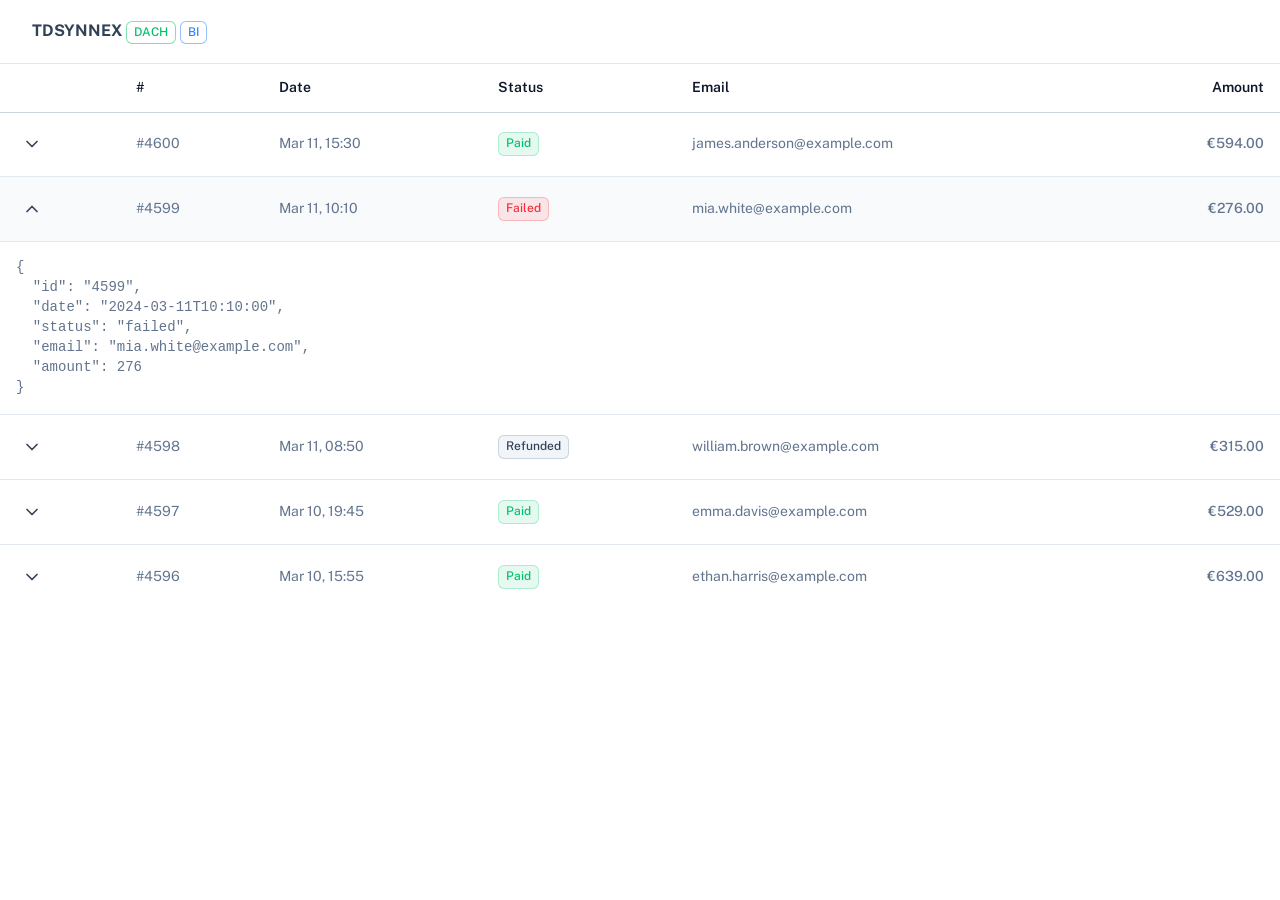
<file: table/index.html>
<!DOCTYPE html><html  lang="en"><head><meta charset="utf-8"><meta name="viewport" content="width=device-width, initial-scale=1"><style id="nuxt-ui-colors">@layer base {
  :root {
  --ui-color-primary-50: var(--color-green-50, oklch(98.2% 0.018 155.826));
  --ui-color-primary-100: var(--color-green-100, oklch(96.2% 0.044 156.743));
  --ui-color-primary-200: var(--color-green-200, oklch(92.5% 0.084 155.995));
  --ui-color-primary-300: var(--color-green-300, oklch(87.1% 0.15 154.449));
  --ui-color-primary-400: var(--color-green-400, oklch(79.2% 0.209 151.711));
  --ui-color-primary-500: var(--color-green-500, oklch(72.3% 0.219 149.579));
  --ui-color-primary-600: var(--color-green-600, oklch(62.7% 0.194 149.214));
  --ui-color-primary-700: var(--color-green-700, oklch(52.7% 0.154 150.069));
  --ui-color-primary-800: var(--color-green-800, oklch(44.8% 0.119 151.328));
  --ui-color-primary-900: var(--color-green-900, oklch(39.3% 0.095 152.535));
  --ui-color-primary-950: var(--color-green-950, oklch(26.6% 0.065 152.934));
  --ui-color-secondary-50: var(--color-blue-50, oklch(97% 0.014 254.604));
  --ui-color-secondary-100: var(--color-blue-100, oklch(93.2% 0.032 255.585));
  --ui-color-secondary-200: var(--color-blue-200, oklch(88.2% 0.059 254.128));
  --ui-color-secondary-300: var(--color-blue-300, oklch(80.9% 0.105 251.813));
  --ui-color-secondary-400: var(--color-blue-400, oklch(70.7% 0.165 254.624));
  --ui-color-secondary-500: var(--color-blue-500, oklch(62.3% 0.214 259.815));
  --ui-color-secondary-600: var(--color-blue-600, oklch(54.6% 0.245 262.881));
  --ui-color-secondary-700: var(--color-blue-700, oklch(48.8% 0.243 264.376));
  --ui-color-secondary-800: var(--color-blue-800, oklch(42.4% 0.199 265.638));
  --ui-color-secondary-900: var(--color-blue-900, oklch(37.9% 0.146 265.522));
  --ui-color-secondary-950: var(--color-blue-950, oklch(28.2% 0.091 267.935));
  --ui-color-success-50: var(--color-green-50, oklch(98.2% 0.018 155.826));
  --ui-color-success-100: var(--color-green-100, oklch(96.2% 0.044 156.743));
  --ui-color-success-200: var(--color-green-200, oklch(92.5% 0.084 155.995));
  --ui-color-success-300: var(--color-green-300, oklch(87.1% 0.15 154.449));
  --ui-color-success-400: var(--color-green-400, oklch(79.2% 0.209 151.711));
  --ui-color-success-500: var(--color-green-500, oklch(72.3% 0.219 149.579));
  --ui-color-success-600: var(--color-green-600, oklch(62.7% 0.194 149.214));
  --ui-color-success-700: var(--color-green-700, oklch(52.7% 0.154 150.069));
  --ui-color-success-800: var(--color-green-800, oklch(44.8% 0.119 151.328));
  --ui-color-success-900: var(--color-green-900, oklch(39.3% 0.095 152.535));
  --ui-color-success-950: var(--color-green-950, oklch(26.6% 0.065 152.934));
  --ui-color-info-50: var(--color-blue-50, oklch(97% 0.014 254.604));
  --ui-color-info-100: var(--color-blue-100, oklch(93.2% 0.032 255.585));
  --ui-color-info-200: var(--color-blue-200, oklch(88.2% 0.059 254.128));
  --ui-color-info-300: var(--color-blue-300, oklch(80.9% 0.105 251.813));
  --ui-color-info-400: var(--color-blue-400, oklch(70.7% 0.165 254.624));
  --ui-color-info-500: var(--color-blue-500, oklch(62.3% 0.214 259.815));
  --ui-color-info-600: var(--color-blue-600, oklch(54.6% 0.245 262.881));
  --ui-color-info-700: var(--color-blue-700, oklch(48.8% 0.243 264.376));
  --ui-color-info-800: var(--color-blue-800, oklch(42.4% 0.199 265.638));
  --ui-color-info-900: var(--color-blue-900, oklch(37.9% 0.146 265.522));
  --ui-color-info-950: var(--color-blue-950, oklch(28.2% 0.091 267.935));
  --ui-color-warning-50: var(--color-yellow-50, oklch(98.7% 0.026 102.212));
  --ui-color-warning-100: var(--color-yellow-100, oklch(97.3% 0.071 103.193));
  --ui-color-warning-200: var(--color-yellow-200, oklch(94.5% 0.129 101.54));
  --ui-color-warning-300: var(--color-yellow-300, oklch(90.5% 0.182 98.111));
  --ui-color-warning-400: var(--color-yellow-400, oklch(85.2% 0.199 91.936));
  --ui-color-warning-500: var(--color-yellow-500, oklch(79.5% 0.184 86.047));
  --ui-color-warning-600: var(--color-yellow-600, oklch(68.1% 0.162 75.834));
  --ui-color-warning-700: var(--color-yellow-700, oklch(55.4% 0.135 66.442));
  --ui-color-warning-800: var(--color-yellow-800, oklch(47.6% 0.114 61.907));
  --ui-color-warning-900: var(--color-yellow-900, oklch(42.1% 0.095 57.708));
  --ui-color-warning-950: var(--color-yellow-950, oklch(28.6% 0.066 53.813));
  --ui-color-error-50: var(--color-red-50, oklch(97.1% 0.013 17.38));
  --ui-color-error-100: var(--color-red-100, oklch(93.6% 0.032 17.717));
  --ui-color-error-200: var(--color-red-200, oklch(88.5% 0.062 18.334));
  --ui-color-error-300: var(--color-red-300, oklch(80.8% 0.114 19.571));
  --ui-color-error-400: var(--color-red-400, oklch(70.4% 0.191 22.216));
  --ui-color-error-500: var(--color-red-500, oklch(63.7% 0.237 25.331));
  --ui-color-error-600: var(--color-red-600, oklch(57.7% 0.245 27.325));
  --ui-color-error-700: var(--color-red-700, oklch(50.5% 0.213 27.518));
  --ui-color-error-800: var(--color-red-800, oklch(44.4% 0.177 26.899));
  --ui-color-error-900: var(--color-red-900, oklch(39.6% 0.141 25.723));
  --ui-color-error-950: var(--color-red-950, oklch(25.8% 0.092 26.042));
  --ui-color-neutral-50: var(--color-slate-50, oklch(98.4% 0.003 247.858));
  --ui-color-neutral-100: var(--color-slate-100, oklch(96.8% 0.007 247.896));
  --ui-color-neutral-200: var(--color-slate-200, oklch(92.9% 0.013 255.508));
  --ui-color-neutral-300: var(--color-slate-300, oklch(86.9% 0.022 252.894));
  --ui-color-neutral-400: var(--color-slate-400, oklch(70.4% 0.04 256.788));
  --ui-color-neutral-500: var(--color-slate-500, oklch(55.4% 0.046 257.417));
  --ui-color-neutral-600: var(--color-slate-600, oklch(44.6% 0.043 257.281));
  --ui-color-neutral-700: var(--color-slate-700, oklch(37.2% 0.044 257.287));
  --ui-color-neutral-800: var(--color-slate-800, oklch(27.9% 0.041 260.031));
  --ui-color-neutral-900: var(--color-slate-900, oklch(20.8% 0.042 265.755));
  --ui-color-neutral-950: var(--color-slate-950, oklch(12.9% 0.042 264.695));
  }
  :root, .light {
  --ui-primary: var(--ui-color-primary-500);
  --ui-secondary: var(--ui-color-secondary-500);
  --ui-success: var(--ui-color-success-500);
  --ui-info: var(--ui-color-info-500);
  --ui-warning: var(--ui-color-warning-500);
  --ui-error: var(--ui-color-error-500);
  }
  .dark {
  --ui-primary: var(--ui-color-primary-400);
  --ui-secondary: var(--ui-color-secondary-400);
  --ui-success: var(--ui-color-success-400);
  --ui-info: var(--ui-color-info-400);
  --ui-warning: var(--ui-color-warning-400);
  --ui-error: var(--ui-color-error-400);
  }
}</style><title>Nuxt Starter Template</title><link rel="stylesheet" href="/_nuxt/entry.CZiCePEm.css" crossorigin><style>@layer components {:where(.i-lucide\:chevron-down){display:inline-block;width:1em;height:1em;background-color:currentColor;-webkit-mask-image:var(--svg);mask-image:var(--svg);-webkit-mask-repeat:no-repeat;mask-repeat:no-repeat;-webkit-mask-size:100% 100%;mask-size:100% 100%;--svg:url("data:image/svg+xml,%3Csvg xmlns='http://www.w3.org/2000/svg' viewBox='0 0 24 24' width='24' height='24'%3E%3Cpath fill='none' stroke='black' stroke-linecap='round' stroke-linejoin='round' stroke-width='2' d='m6 9l6 6l6-6'/%3E%3C/svg%3E")}:where(.i-lucide\:menu){display:inline-block;width:1em;height:1em;background-color:currentColor;-webkit-mask-image:var(--svg);mask-image:var(--svg);-webkit-mask-repeat:no-repeat;mask-repeat:no-repeat;-webkit-mask-size:100% 100%;mask-size:100% 100%;--svg:url("data:image/svg+xml,%3Csvg xmlns='http://www.w3.org/2000/svg' viewBox='0 0 24 24' width='24' height='24'%3E%3Cpath fill='none' stroke='black' stroke-linecap='round' stroke-linejoin='round' stroke-width='2' d='M4 5h16M4 12h16M4 19h16'/%3E%3C/svg%3E")}}</style><link rel="preload" as="fetch" crossorigin="anonymous" href="/table/_payload.json?8320a1ed-4805-46cf-accc-8e7128fdc340"><link rel="modulepreload" as="script" crossorigin href="/_nuxt/AUCuRmwk.js"><link rel="modulepreload" as="script" crossorigin href="/_nuxt/bB0BgPCm.js"><link rel="modulepreload" as="script" crossorigin href="/_nuxt/CVjDJp4K.js"><link rel="preload" as="fetch" fetchpriority="low" crossorigin="anonymous" href="/_nuxt/builds/meta/8320a1ed-4805-46cf-accc-8e7128fdc340.json"><link rel="icon" href="/favicon.ico"><meta name="description" content="A production-ready starter template powered by Nuxt UI. Build beautiful, accessible, and performant applications in minutes, not hours."><meta property="og:title" content="Nuxt Starter Template"><meta property="og:description" content="A production-ready starter template powered by Nuxt UI. Build beautiful, accessible, and performant applications in minutes, not hours."><meta property="og:image" content="https://ui.nuxt.com/assets/templates/nuxt/starter-light.png"><meta name="twitter:image" content="https://ui.nuxt.com/assets/templates/nuxt/starter-light.png"><meta name="twitter:card" content="summary_large_image"><script type="module" src="/_nuxt/AUCuRmwk.js" crossorigin></script><script>"use strict";(()=>{const t=window,e=document.documentElement,c=["dark","light"],n=getStorageValue("localStorage","nuxt-color-mode")||"system";let i=n==="system"?u():n;const r=e.getAttribute("data-color-mode-forced");r&&(i=r),l(i),t["__NUXT_COLOR_MODE__"]={preference:n,value:i,getColorScheme:u,addColorScheme:l,removeColorScheme:d};function l(o){const s=""+o+"",a="";e.classList?e.classList.add(s):e.className+=" "+s,a&&e.setAttribute("data-"+a,o)}function d(o){const s=""+o+"",a="";e.classList?e.classList.remove(s):e.className=e.className.replace(new RegExp(s,"g"),""),a&&e.removeAttribute("data-"+a)}function f(o){return t.matchMedia("(prefers-color-scheme"+o+")")}function u(){if(t.matchMedia&&f("").media!=="not all"){for(const o of c)if(f(":"+o).matches)return o}return"light"}})();function getStorageValue(t,e){switch(t){case"localStorage":return window.localStorage.getItem(e);case"sessionStorage":return window.sessionStorage.getItem(e);case"cookie":return getCookie(e);default:return null}}function getCookie(t){const c=("; "+window.document.cookie).split("; "+t+"=");if(c.length===2)return c.pop()?.split(";").shift()}</script></head><body><div id="__nuxt" class="isolate"><!--[--><!--[--><!--[--><!--[--><!--[--><!--[--><!----><!----><!----><header class="bg-default/75 backdrop-blur border-b border-default h-(--ui-header-height) sticky top-0 z-50"><!--[--><!--]--><div class="w-full max-w-(--ui-container) mx-auto px-4 sm:px-6 lg:px-8 flex items-center justify-between gap-3 h-full"><!--[--><div class="lg:flex-1 flex items-center gap-1.5"><!----><!--[--><a href="/" class=""><b>TDSYNNEX</b> <span class="font-medium inline-flex items-center text-xs px-2 py-1 gap-1 rounded-md text-primary ring ring-inset ring-primary/50"><!--[--><!----><!--]--><!--[--><span class="truncate">DACH</span><!--]--><!--[--><!----><!--]--></span> <span class="font-medium inline-flex items-center text-xs px-2 py-1 gap-1 rounded-md text-info ring ring-inset ring-info/50"><!--[--><!----><!--]--><!--[--><span class="truncate">BI</span><!--]--><!--[--><!----><!--]--></span></a><!--]--></div><div class="hidden lg:flex"><!--[--><!--]--></div><div class="flex items-center justify-end lg:flex-1 gap-1.5"><!--[--><!--]--><!--[--><!--[--><!--[--><button type="button" aria-label="Open menu" class="rounded-md font-medium inline-flex items-center disabled:cursor-not-allowed aria-disabled:cursor-not-allowed disabled:opacity-75 aria-disabled:opacity-75 transition-colors text-sm gap-1.5 text-default hover:bg-elevated active:bg-elevated focus:outline-none focus-visible:bg-elevated hover:disabled:bg-transparent dark:hover:disabled:bg-transparent hover:aria-disabled:bg-transparent dark:hover:aria-disabled:bg-transparent p-1.5 lg:hidden -me-1.5"><!--[--><!--[--><span class="iconify i-lucide:menu shrink-0 size-5" aria-hidden="true" style=""></span><!--]--><!--[--><!----><!--]--><!--[--><!----><!--]--><!--]--></button><!--]--><!--]--><!--]--></div><!--]--></div><!--[--><!--]--></header><!--[--><!----><!--v-if--><!--]--><!--]--><div class="min-h-[calc(100vh-var(--ui-header-height))]"><!--[--><!--[--><!----><!----><div class="relative overflow-auto flex-1"><table class="min-w-full overflow-clip"><!----><thead class="relative"><!--[--><tr class="data-[selected=true]:bg-elevated/50 data-[expanded=true]:bg-elevated/50"><!--[--><th data-pinned="false" scope="col" class="px-4 py-3.5 text-sm text-highlighted text-left rtl:text-right font-semibold [&amp;:has([role=checkbox])]:pe-0"><!--[--><!----><!--]--></th><th data-pinned="false" scope="col" class="px-4 py-3.5 text-sm text-highlighted text-left rtl:text-right font-semibold [&amp;:has([role=checkbox])]:pe-0"><!--[-->#<!--]--></th><th data-pinned="false" scope="col" class="px-4 py-3.5 text-sm text-highlighted text-left rtl:text-right font-semibold [&amp;:has([role=checkbox])]:pe-0"><!--[-->Date<!--]--></th><th data-pinned="false" scope="col" class="px-4 py-3.5 text-sm text-highlighted text-left rtl:text-right font-semibold [&amp;:has([role=checkbox])]:pe-0"><!--[-->Status<!--]--></th><th data-pinned="false" scope="col" class="px-4 py-3.5 text-sm text-highlighted text-left rtl:text-right font-semibold [&amp;:has([role=checkbox])]:pe-0"><!--[-->Email<!--]--></th><th data-pinned="false" scope="col" class="px-4 py-3.5 text-sm text-highlighted text-left rtl:text-right font-semibold [&amp;:has([role=checkbox])]:pe-0"><!--[--><div class="text-right">Amount</div><!--]--></th><!--]--></tr><!--]--><tr class="absolute z-[1] left-0 w-full h-px bg-(--ui-border-accented)"></tr></thead><tbody class="[&amp;&gt;tr]:data-[selectable=true]:hover:bg-elevated/50 [&amp;&gt;tr]:data-[selectable=true]:focus-visible:outline-primary divide-y divide-default"><!--[--><!--]--><!--[--><!--[--><!--[--><tr data-selected="false" data-selectable="false" data-expanded="false" class="data-[selected=true]:bg-elevated/50 data-[expanded=true]:bg-elevated/50" style=""><!--[--><td data-pinned="false" class="p-4 text-sm text-muted whitespace-nowrap [&amp;:has([role=checkbox])]:pe-0" style=""><!--[--><!--[--><!--[--><button type="button" aria-label="Expand" class="rounded-md font-medium inline-flex items-center disabled:cursor-not-allowed aria-disabled:cursor-not-allowed disabled:opacity-75 aria-disabled:opacity-75 transition-colors text-sm gap-1.5 text-default hover:bg-elevated active:bg-elevated focus:outline-none focus-visible:bg-elevated hover:disabled:bg-transparent dark:hover:disabled:bg-transparent hover:aria-disabled:bg-transparent dark:hover:aria-disabled:bg-transparent p-1.5"><!--[--><!--[--><span class="iconify i-lucide:chevron-down shrink-0 size-5 transition-transform" aria-hidden="true" style=""></span><!--]--><!--[--><!----><!--]--><!--[--><!----><!--]--><!--]--></button><!--]--><!--]--><!--]--></td><td data-pinned="false" class="p-4 text-sm text-muted whitespace-nowrap [&amp;:has([role=checkbox])]:pe-0" style=""><!--[-->#4600<!--]--></td><td data-pinned="false" class="p-4 text-sm text-muted whitespace-nowrap [&amp;:has([role=checkbox])]:pe-0" style=""><!--[-->Mar 11, 15:30<!--]--></td><td data-pinned="false" class="p-4 text-sm text-muted whitespace-nowrap [&amp;:has([role=checkbox])]:pe-0" style=""><!--[--><span class="font-medium inline-flex items-center text-xs px-2 py-1 gap-1 rounded-md bg-success/10 text-success ring ring-inset ring-success/25 capitalize"><!--[--><!----><!--]--><!--[-->paid<!--]--><!--[--><!----><!--]--></span><!--]--></td><td data-pinned="false" class="p-4 text-sm text-muted whitespace-nowrap [&amp;:has([role=checkbox])]:pe-0" style=""><!--[-->james.anderson@example.com<!--]--></td><td data-pinned="false" class="p-4 text-sm text-muted whitespace-nowrap [&amp;:has([role=checkbox])]:pe-0" style=""><!--[--><div class="text-right font-medium">€594.00</div><!--]--></td><!--]--></tr><!----><!--]--><!--[--><tr data-selected="false" data-selectable="false" data-expanded="true" class="data-[selected=true]:bg-elevated/50 data-[expanded=true]:bg-elevated/50" style=""><!--[--><td data-pinned="false" class="p-4 text-sm text-muted whitespace-nowrap [&amp;:has([role=checkbox])]:pe-0" style=""><!--[--><!--[--><!--[--><button type="button" aria-label="Expand" class="rounded-md font-medium inline-flex items-center disabled:cursor-not-allowed aria-disabled:cursor-not-allowed disabled:opacity-75 aria-disabled:opacity-75 transition-colors text-sm gap-1.5 text-default hover:bg-elevated active:bg-elevated focus:outline-none focus-visible:bg-elevated hover:disabled:bg-transparent dark:hover:disabled:bg-transparent hover:aria-disabled:bg-transparent dark:hover:aria-disabled:bg-transparent p-1.5"><!--[--><!--[--><span class="iconify i-lucide:chevron-down shrink-0 size-5 transition-transform duration-200 rotate-180" aria-hidden="true" style=""></span><!--]--><!--[--><!----><!--]--><!--[--><!----><!--]--><!--]--></button><!--]--><!--]--><!--]--></td><td data-pinned="false" class="p-4 text-sm text-muted whitespace-nowrap [&amp;:has([role=checkbox])]:pe-0" style=""><!--[-->#4599<!--]--></td><td data-pinned="false" class="p-4 text-sm text-muted whitespace-nowrap [&amp;:has([role=checkbox])]:pe-0" style=""><!--[-->Mar 11, 10:10<!--]--></td><td data-pinned="false" class="p-4 text-sm text-muted whitespace-nowrap [&amp;:has([role=checkbox])]:pe-0" style=""><!--[--><span class="font-medium inline-flex items-center text-xs px-2 py-1 gap-1 rounded-md bg-error/10 text-error ring ring-inset ring-error/25 capitalize"><!--[--><!----><!--]--><!--[-->failed<!--]--><!--[--><!----><!--]--></span><!--]--></td><td data-pinned="false" class="p-4 text-sm text-muted whitespace-nowrap [&amp;:has([role=checkbox])]:pe-0" style=""><!--[-->mia.white@example.com<!--]--></td><td data-pinned="false" class="p-4 text-sm text-muted whitespace-nowrap [&amp;:has([role=checkbox])]:pe-0" style=""><!--[--><div class="text-right font-medium">€276.00</div><!--]--></td><!--]--></tr><tr class="data-[selected=true]:bg-elevated/50 data-[expanded=true]:bg-elevated/50"><td colspan="6" class="p-4 text-sm text-muted whitespace-nowrap [&amp;:has([role=checkbox])]:pe-0"><!--[--><pre>{
  &quot;id&quot;: &quot;4599&quot;,
  &quot;date&quot;: &quot;2024-03-11T10:10:00&quot;,
  &quot;status&quot;: &quot;failed&quot;,
  &quot;email&quot;: &quot;mia.white@example.com&quot;,
  &quot;amount&quot;: 276
}</pre><!--]--></td></tr><!--]--><!--[--><tr data-selected="false" data-selectable="false" data-expanded="false" class="data-[selected=true]:bg-elevated/50 data-[expanded=true]:bg-elevated/50" style=""><!--[--><td data-pinned="false" class="p-4 text-sm text-muted whitespace-nowrap [&amp;:has([role=checkbox])]:pe-0" style=""><!--[--><!--[--><!--[--><button type="button" aria-label="Expand" class="rounded-md font-medium inline-flex items-center disabled:cursor-not-allowed aria-disabled:cursor-not-allowed disabled:opacity-75 aria-disabled:opacity-75 transition-colors text-sm gap-1.5 text-default hover:bg-elevated active:bg-elevated focus:outline-none focus-visible:bg-elevated hover:disabled:bg-transparent dark:hover:disabled:bg-transparent hover:aria-disabled:bg-transparent dark:hover:aria-disabled:bg-transparent p-1.5"><!--[--><!--[--><span class="iconify i-lucide:chevron-down shrink-0 size-5 transition-transform" aria-hidden="true" style=""></span><!--]--><!--[--><!----><!--]--><!--[--><!----><!--]--><!--]--></button><!--]--><!--]--><!--]--></td><td data-pinned="false" class="p-4 text-sm text-muted whitespace-nowrap [&amp;:has([role=checkbox])]:pe-0" style=""><!--[-->#4598<!--]--></td><td data-pinned="false" class="p-4 text-sm text-muted whitespace-nowrap [&amp;:has([role=checkbox])]:pe-0" style=""><!--[-->Mar 11, 08:50<!--]--></td><td data-pinned="false" class="p-4 text-sm text-muted whitespace-nowrap [&amp;:has([role=checkbox])]:pe-0" style=""><!--[--><span class="font-medium inline-flex items-center text-xs px-2 py-1 gap-1 rounded-md ring ring-inset ring-accented text-default bg-elevated capitalize"><!--[--><!----><!--]--><!--[-->refunded<!--]--><!--[--><!----><!--]--></span><!--]--></td><td data-pinned="false" class="p-4 text-sm text-muted whitespace-nowrap [&amp;:has([role=checkbox])]:pe-0" style=""><!--[-->william.brown@example.com<!--]--></td><td data-pinned="false" class="p-4 text-sm text-muted whitespace-nowrap [&amp;:has([role=checkbox])]:pe-0" style=""><!--[--><div class="text-right font-medium">€315.00</div><!--]--></td><!--]--></tr><!----><!--]--><!--[--><tr data-selected="false" data-selectable="false" data-expanded="false" class="data-[selected=true]:bg-elevated/50 data-[expanded=true]:bg-elevated/50" style=""><!--[--><td data-pinned="false" class="p-4 text-sm text-muted whitespace-nowrap [&amp;:has([role=checkbox])]:pe-0" style=""><!--[--><!--[--><!--[--><button type="button" aria-label="Expand" class="rounded-md font-medium inline-flex items-center disabled:cursor-not-allowed aria-disabled:cursor-not-allowed disabled:opacity-75 aria-disabled:opacity-75 transition-colors text-sm gap-1.5 text-default hover:bg-elevated active:bg-elevated focus:outline-none focus-visible:bg-elevated hover:disabled:bg-transparent dark:hover:disabled:bg-transparent hover:aria-disabled:bg-transparent dark:hover:aria-disabled:bg-transparent p-1.5"><!--[--><!--[--><span class="iconify i-lucide:chevron-down shrink-0 size-5 transition-transform" aria-hidden="true" style=""></span><!--]--><!--[--><!----><!--]--><!--[--><!----><!--]--><!--]--></button><!--]--><!--]--><!--]--></td><td data-pinned="false" class="p-4 text-sm text-muted whitespace-nowrap [&amp;:has([role=checkbox])]:pe-0" style=""><!--[-->#4597<!--]--></td><td data-pinned="false" class="p-4 text-sm text-muted whitespace-nowrap [&amp;:has([role=checkbox])]:pe-0" style=""><!--[-->Mar 10, 19:45<!--]--></td><td data-pinned="false" class="p-4 text-sm text-muted whitespace-nowrap [&amp;:has([role=checkbox])]:pe-0" style=""><!--[--><span class="font-medium inline-flex items-center text-xs px-2 py-1 gap-1 rounded-md bg-success/10 text-success ring ring-inset ring-success/25 capitalize"><!--[--><!----><!--]--><!--[-->paid<!--]--><!--[--><!----><!--]--></span><!--]--></td><td data-pinned="false" class="p-4 text-sm text-muted whitespace-nowrap [&amp;:has([role=checkbox])]:pe-0" style=""><!--[-->emma.davis@example.com<!--]--></td><td data-pinned="false" class="p-4 text-sm text-muted whitespace-nowrap [&amp;:has([role=checkbox])]:pe-0" style=""><!--[--><div class="text-right font-medium">€529.00</div><!--]--></td><!--]--></tr><!----><!--]--><!--[--><tr data-selected="false" data-selectable="false" data-expanded="false" class="data-[selected=true]:bg-elevated/50 data-[expanded=true]:bg-elevated/50" style=""><!--[--><td data-pinned="false" class="p-4 text-sm text-muted whitespace-nowrap [&amp;:has([role=checkbox])]:pe-0" style=""><!--[--><!--[--><!--[--><button type="button" aria-label="Expand" class="rounded-md font-medium inline-flex items-center disabled:cursor-not-allowed aria-disabled:cursor-not-allowed disabled:opacity-75 aria-disabled:opacity-75 transition-colors text-sm gap-1.5 text-default hover:bg-elevated active:bg-elevated focus:outline-none focus-visible:bg-elevated hover:disabled:bg-transparent dark:hover:disabled:bg-transparent hover:aria-disabled:bg-transparent dark:hover:aria-disabled:bg-transparent p-1.5"><!--[--><!--[--><span class="iconify i-lucide:chevron-down shrink-0 size-5 transition-transform" aria-hidden="true" style=""></span><!--]--><!--[--><!----><!--]--><!--[--><!----><!--]--><!--]--></button><!--]--><!--]--><!--]--></td><td data-pinned="false" class="p-4 text-sm text-muted whitespace-nowrap [&amp;:has([role=checkbox])]:pe-0" style=""><!--[-->#4596<!--]--></td><td data-pinned="false" class="p-4 text-sm text-muted whitespace-nowrap [&amp;:has([role=checkbox])]:pe-0" style=""><!--[-->Mar 10, 15:55<!--]--></td><td data-pinned="false" class="p-4 text-sm text-muted whitespace-nowrap [&amp;:has([role=checkbox])]:pe-0" style=""><!--[--><span class="font-medium inline-flex items-center text-xs px-2 py-1 gap-1 rounded-md bg-success/10 text-success ring ring-inset ring-success/25 capitalize"><!--[--><!----><!--]--><!--[-->paid<!--]--><!--[--><!----><!--]--></span><!--]--></td><td data-pinned="false" class="p-4 text-sm text-muted whitespace-nowrap [&amp;:has([role=checkbox])]:pe-0" style=""><!--[-->ethan.harris@example.com<!--]--></td><td data-pinned="false" class="p-4 text-sm text-muted whitespace-nowrap [&amp;:has([role=checkbox])]:pe-0" style=""><!--[--><div class="text-right font-medium">€639.00</div><!--]--></td><!--]--></tr><!----><!--]--><!--]--><!--]--><!--[--><!--]--></tbody><!----></table></div><!--]--><!--]--></div><!--]--><!--]--><!--[--><!--]--><!--v-if--><!--]--><!--[--><!--]--><!--]--><!--]--></div><div id="teleports"></div><script type="application/json" data-nuxt-data="nuxt-app" data-ssr="true" id="__NUXT_DATA__" data-src="/table/_payload.json?8320a1ed-4805-46cf-accc-8e7128fdc340">[{"state":1,"once":8,"_errors":9,"serverRendered":5,"path":11,"prerenderedAt":12},["Reactive",2],{"$scolor-mode":3,"$stoasts":7},{"preference":4,"value":4,"unknown":5,"forced":6},"system",true,false,[],["Set"],["ShallowReactive",10],{},"/table",1794399904595]</script><script>window.__NUXT__={};window.__NUXT__.config={public:{},app:{baseURL:"/",buildId:"8320a1ed-4805-46cf-accc-8e7128fdc340",buildAssetsDir:"/_nuxt/",cdnURL:""}}</script></body></html>
</file>
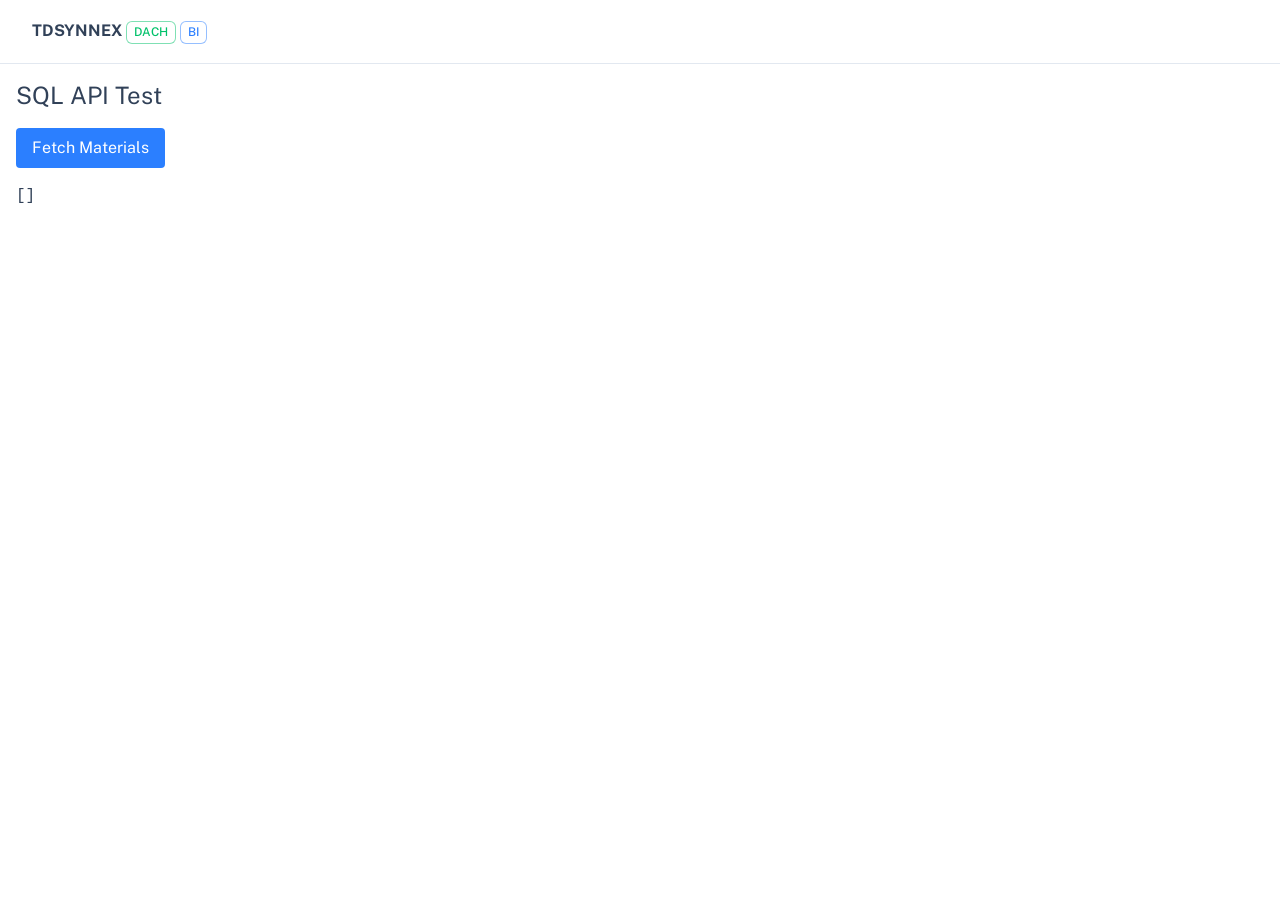
<file: dev/testapi/index.html>
<!DOCTYPE html><html  lang="en"><head><meta charset="utf-8"><meta name="viewport" content="width=device-width, initial-scale=1"><style id="nuxt-ui-colors">@layer base {
  :root {
  --ui-color-primary-50: var(--color-green-50, oklch(98.2% 0.018 155.826));
  --ui-color-primary-100: var(--color-green-100, oklch(96.2% 0.044 156.743));
  --ui-color-primary-200: var(--color-green-200, oklch(92.5% 0.084 155.995));
  --ui-color-primary-300: var(--color-green-300, oklch(87.1% 0.15 154.449));
  --ui-color-primary-400: var(--color-green-400, oklch(79.2% 0.209 151.711));
  --ui-color-primary-500: var(--color-green-500, oklch(72.3% 0.219 149.579));
  --ui-color-primary-600: var(--color-green-600, oklch(62.7% 0.194 149.214));
  --ui-color-primary-700: var(--color-green-700, oklch(52.7% 0.154 150.069));
  --ui-color-primary-800: var(--color-green-800, oklch(44.8% 0.119 151.328));
  --ui-color-primary-900: var(--color-green-900, oklch(39.3% 0.095 152.535));
  --ui-color-primary-950: var(--color-green-950, oklch(26.6% 0.065 152.934));
  --ui-color-secondary-50: var(--color-blue-50, oklch(97% 0.014 254.604));
  --ui-color-secondary-100: var(--color-blue-100, oklch(93.2% 0.032 255.585));
  --ui-color-secondary-200: var(--color-blue-200, oklch(88.2% 0.059 254.128));
  --ui-color-secondary-300: var(--color-blue-300, oklch(80.9% 0.105 251.813));
  --ui-color-secondary-400: var(--color-blue-400, oklch(70.7% 0.165 254.624));
  --ui-color-secondary-500: var(--color-blue-500, oklch(62.3% 0.214 259.815));
  --ui-color-secondary-600: var(--color-blue-600, oklch(54.6% 0.245 262.881));
  --ui-color-secondary-700: var(--color-blue-700, oklch(48.8% 0.243 264.376));
  --ui-color-secondary-800: var(--color-blue-800, oklch(42.4% 0.199 265.638));
  --ui-color-secondary-900: var(--color-blue-900, oklch(37.9% 0.146 265.522));
  --ui-color-secondary-950: var(--color-blue-950, oklch(28.2% 0.091 267.935));
  --ui-color-success-50: var(--color-green-50, oklch(98.2% 0.018 155.826));
  --ui-color-success-100: var(--color-green-100, oklch(96.2% 0.044 156.743));
  --ui-color-success-200: var(--color-green-200, oklch(92.5% 0.084 155.995));
  --ui-color-success-300: var(--color-green-300, oklch(87.1% 0.15 154.449));
  --ui-color-success-400: var(--color-green-400, oklch(79.2% 0.209 151.711));
  --ui-color-success-500: var(--color-green-500, oklch(72.3% 0.219 149.579));
  --ui-color-success-600: var(--color-green-600, oklch(62.7% 0.194 149.214));
  --ui-color-success-700: var(--color-green-700, oklch(52.7% 0.154 150.069));
  --ui-color-success-800: var(--color-green-800, oklch(44.8% 0.119 151.328));
  --ui-color-success-900: var(--color-green-900, oklch(39.3% 0.095 152.535));
  --ui-color-success-950: var(--color-green-950, oklch(26.6% 0.065 152.934));
  --ui-color-info-50: var(--color-blue-50, oklch(97% 0.014 254.604));
  --ui-color-info-100: var(--color-blue-100, oklch(93.2% 0.032 255.585));
  --ui-color-info-200: var(--color-blue-200, oklch(88.2% 0.059 254.128));
  --ui-color-info-300: var(--color-blue-300, oklch(80.9% 0.105 251.813));
  --ui-color-info-400: var(--color-blue-400, oklch(70.7% 0.165 254.624));
  --ui-color-info-500: var(--color-blue-500, oklch(62.3% 0.214 259.815));
  --ui-color-info-600: var(--color-blue-600, oklch(54.6% 0.245 262.881));
  --ui-color-info-700: var(--color-blue-700, oklch(48.8% 0.243 264.376));
  --ui-color-info-800: var(--color-blue-800, oklch(42.4% 0.199 265.638));
  --ui-color-info-900: var(--color-blue-900, oklch(37.9% 0.146 265.522));
  --ui-color-info-950: var(--color-blue-950, oklch(28.2% 0.091 267.935));
  --ui-color-warning-50: var(--color-yellow-50, oklch(98.7% 0.026 102.212));
  --ui-color-warning-100: var(--color-yellow-100, oklch(97.3% 0.071 103.193));
  --ui-color-warning-200: var(--color-yellow-200, oklch(94.5% 0.129 101.54));
  --ui-color-warning-300: var(--color-yellow-300, oklch(90.5% 0.182 98.111));
  --ui-color-warning-400: var(--color-yellow-400, oklch(85.2% 0.199 91.936));
  --ui-color-warning-500: var(--color-yellow-500, oklch(79.5% 0.184 86.047));
  --ui-color-warning-600: var(--color-yellow-600, oklch(68.1% 0.162 75.834));
  --ui-color-warning-700: var(--color-yellow-700, oklch(55.4% 0.135 66.442));
  --ui-color-warning-800: var(--color-yellow-800, oklch(47.6% 0.114 61.907));
  --ui-color-warning-900: var(--color-yellow-900, oklch(42.1% 0.095 57.708));
  --ui-color-warning-950: var(--color-yellow-950, oklch(28.6% 0.066 53.813));
  --ui-color-error-50: var(--color-red-50, oklch(97.1% 0.013 17.38));
  --ui-color-error-100: var(--color-red-100, oklch(93.6% 0.032 17.717));
  --ui-color-error-200: var(--color-red-200, oklch(88.5% 0.062 18.334));
  --ui-color-error-300: var(--color-red-300, oklch(80.8% 0.114 19.571));
  --ui-color-error-400: var(--color-red-400, oklch(70.4% 0.191 22.216));
  --ui-color-error-500: var(--color-red-500, oklch(63.7% 0.237 25.331));
  --ui-color-error-600: var(--color-red-600, oklch(57.7% 0.245 27.325));
  --ui-color-error-700: var(--color-red-700, oklch(50.5% 0.213 27.518));
  --ui-color-error-800: var(--color-red-800, oklch(44.4% 0.177 26.899));
  --ui-color-error-900: var(--color-red-900, oklch(39.6% 0.141 25.723));
  --ui-color-error-950: var(--color-red-950, oklch(25.8% 0.092 26.042));
  --ui-color-neutral-50: var(--color-slate-50, oklch(98.4% 0.003 247.858));
  --ui-color-neutral-100: var(--color-slate-100, oklch(96.8% 0.007 247.896));
  --ui-color-neutral-200: var(--color-slate-200, oklch(92.9% 0.013 255.508));
  --ui-color-neutral-300: var(--color-slate-300, oklch(86.9% 0.022 252.894));
  --ui-color-neutral-400: var(--color-slate-400, oklch(70.4% 0.04 256.788));
  --ui-color-neutral-500: var(--color-slate-500, oklch(55.4% 0.046 257.417));
  --ui-color-neutral-600: var(--color-slate-600, oklch(44.6% 0.043 257.281));
  --ui-color-neutral-700: var(--color-slate-700, oklch(37.2% 0.044 257.287));
  --ui-color-neutral-800: var(--color-slate-800, oklch(27.9% 0.041 260.031));
  --ui-color-neutral-900: var(--color-slate-900, oklch(20.8% 0.042 265.755));
  --ui-color-neutral-950: var(--color-slate-950, oklch(12.9% 0.042 264.695));
  }
  :root, .light {
  --ui-primary: var(--ui-color-primary-500);
  --ui-secondary: var(--ui-color-secondary-500);
  --ui-success: var(--ui-color-success-500);
  --ui-info: var(--ui-color-info-500);
  --ui-warning: var(--ui-color-warning-500);
  --ui-error: var(--ui-color-error-500);
  }
  .dark {
  --ui-primary: var(--ui-color-primary-400);
  --ui-secondary: var(--ui-color-secondary-400);
  --ui-success: var(--ui-color-success-400);
  --ui-info: var(--ui-color-info-400);
  --ui-warning: var(--ui-color-warning-400);
  --ui-error: var(--ui-color-error-400);
  }
}</style><title>Nuxt Starter Template</title><link rel="stylesheet" href="/_nuxt/entry.CZiCePEm.css" crossorigin><style>@layer components {:where(.i-lucide\:menu){display:inline-block;width:1em;height:1em;background-color:currentColor;-webkit-mask-image:var(--svg);mask-image:var(--svg);-webkit-mask-repeat:no-repeat;mask-repeat:no-repeat;-webkit-mask-size:100% 100%;mask-size:100% 100%;--svg:url("data:image/svg+xml,%3Csvg xmlns='http://www.w3.org/2000/svg' viewBox='0 0 24 24' width='24' height='24'%3E%3Cpath fill='none' stroke='black' stroke-linecap='round' stroke-linejoin='round' stroke-width='2' d='M4 5h16M4 12h16M4 19h16'/%3E%3C/svg%3E")}}</style><link rel="preload" as="fetch" crossorigin="anonymous" href="/dev/testapi/_payload.json?8320a1ed-4805-46cf-accc-8e7128fdc340"><link rel="modulepreload" as="script" crossorigin href="/_nuxt/AUCuRmwk.js"><link rel="modulepreload" as="script" crossorigin href="/_nuxt/nvJwKkJQ.js"><link rel="modulepreload" as="script" crossorigin href="/_nuxt/BsBSEGVy.js"><link rel="preload" as="fetch" fetchpriority="low" crossorigin="anonymous" href="/_nuxt/builds/meta/8320a1ed-4805-46cf-accc-8e7128fdc340.json"><link rel="icon" href="/favicon.ico"><meta name="description" content="A production-ready starter template powered by Nuxt UI. Build beautiful, accessible, and performant applications in minutes, not hours."><meta property="og:title" content="Nuxt Starter Template"><meta property="og:description" content="A production-ready starter template powered by Nuxt UI. Build beautiful, accessible, and performant applications in minutes, not hours."><meta property="og:image" content="https://ui.nuxt.com/assets/templates/nuxt/starter-light.png"><meta name="twitter:image" content="https://ui.nuxt.com/assets/templates/nuxt/starter-light.png"><meta name="twitter:card" content="summary_large_image"><script type="module" src="/_nuxt/AUCuRmwk.js" crossorigin></script><script>"use strict";(()=>{const t=window,e=document.documentElement,c=["dark","light"],n=getStorageValue("localStorage","nuxt-color-mode")||"system";let i=n==="system"?u():n;const r=e.getAttribute("data-color-mode-forced");r&&(i=r),l(i),t["__NUXT_COLOR_MODE__"]={preference:n,value:i,getColorScheme:u,addColorScheme:l,removeColorScheme:d};function l(o){const s=""+o+"",a="";e.classList?e.classList.add(s):e.className+=" "+s,a&&e.setAttribute("data-"+a,o)}function d(o){const s=""+o+"",a="";e.classList?e.classList.remove(s):e.className=e.className.replace(new RegExp(s,"g"),""),a&&e.removeAttribute("data-"+a)}function f(o){return t.matchMedia("(prefers-color-scheme"+o+")")}function u(){if(t.matchMedia&&f("").media!=="not all"){for(const o of c)if(f(":"+o).matches)return o}return"light"}})();function getStorageValue(t,e){switch(t){case"localStorage":return window.localStorage.getItem(e);case"sessionStorage":return window.sessionStorage.getItem(e);case"cookie":return getCookie(e);default:return null}}function getCookie(t){const c=("; "+window.document.cookie).split("; "+t+"=");if(c.length===2)return c.pop()?.split(";").shift()}</script></head><body><div id="__nuxt" class="isolate"><!--[--><!--[--><!--[--><!--[--><!--[--><!--[--><!----><!----><!----><header class="bg-default/75 backdrop-blur border-b border-default h-(--ui-header-height) sticky top-0 z-50"><!--[--><!--]--><div class="w-full max-w-(--ui-container) mx-auto px-4 sm:px-6 lg:px-8 flex items-center justify-between gap-3 h-full"><!--[--><div class="lg:flex-1 flex items-center gap-1.5"><!----><!--[--><a href="/" class=""><b>TDSYNNEX</b> <span class="font-medium inline-flex items-center text-xs px-2 py-1 gap-1 rounded-md text-primary ring ring-inset ring-primary/50"><!--[--><!----><!--]--><!--[--><span class="truncate">DACH</span><!--]--><!--[--><!----><!--]--></span> <span class="font-medium inline-flex items-center text-xs px-2 py-1 gap-1 rounded-md text-info ring ring-inset ring-info/50"><!--[--><!----><!--]--><!--[--><span class="truncate">BI</span><!--]--><!--[--><!----><!--]--></span></a><!--]--></div><div class="hidden lg:flex"><!--[--><!--]--></div><div class="flex items-center justify-end lg:flex-1 gap-1.5"><!--[--><!--]--><!--[--><!--[--><!--[--><button type="button" aria-label="Open menu" class="rounded-md font-medium inline-flex items-center disabled:cursor-not-allowed aria-disabled:cursor-not-allowed disabled:opacity-75 aria-disabled:opacity-75 transition-colors text-sm gap-1.5 text-default hover:bg-elevated active:bg-elevated focus:outline-none focus-visible:bg-elevated hover:disabled:bg-transparent dark:hover:disabled:bg-transparent hover:aria-disabled:bg-transparent dark:hover:aria-disabled:bg-transparent p-1.5 lg:hidden -me-1.5"><!--[--><!--[--><span class="iconify i-lucide:menu shrink-0 size-5" aria-hidden="true" style=""></span><!--]--><!--[--><!----><!--]--><!--[--><!----><!--]--><!--]--></button><!--]--><!--]--><!--]--></div><!--]--></div><!--[--><!--]--></header><!--[--><!----><!--v-if--><!--]--><!--]--><div class="min-h-[calc(100vh-var(--ui-header-height))]"><!--[--><div class="p-4"><h1 class="text-2xl mb-4">SQL API Test</h1><div class="space-y-4"><button class="px-4 py-2 bg-blue-500 text-white rounded"> Fetch Materials </button><!----><!----><pre>[]</pre></div></div><!--]--></div><!--]--><!--]--><!--[--><!--]--><!--v-if--><!--]--><!--[--><!--]--><!--]--><!--]--></div><div id="teleports"></div><script type="application/json" data-nuxt-data="nuxt-app" data-ssr="true" id="__NUXT_DATA__" data-src="/dev/testapi/_payload.json?8320a1ed-4805-46cf-accc-8e7128fdc340">[{"state":1,"once":8,"_errors":9,"serverRendered":5,"path":11,"prerenderedAt":12},["Reactive",2],{"$scolor-mode":3,"$stoasts":7},{"preference":4,"value":4,"unknown":5,"forced":6},"system",true,false,[],["Set"],["ShallowReactive",10],{},"/dev/testapi",1794399904596]</script><script>window.__NUXT__={};window.__NUXT__.config={public:{},app:{baseURL:"/",buildId:"8320a1ed-4805-46cf-accc-8e7128fdc340",buildAssetsDir:"/_nuxt/",cdnURL:""}}</script></body></html>
</file>
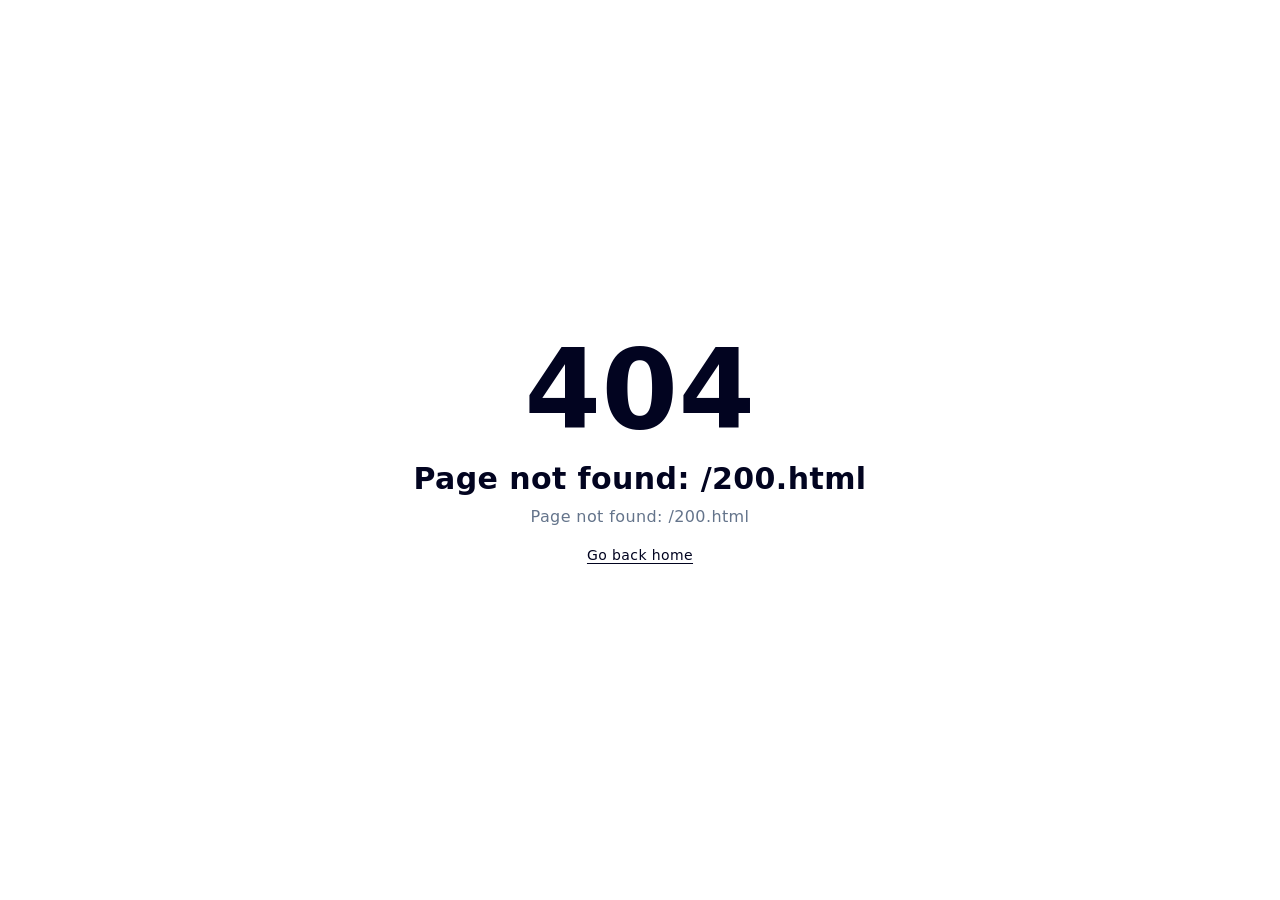
<file: 200.html>
<!DOCTYPE html><html><head><meta charset="utf-8"><meta name="viewport" content="width=device-width, initial-scale=1"><link rel="stylesheet" href="/_nuxt/entry.CZiCePEm.css" crossorigin><link rel="modulepreload" as="script" crossorigin href="/_nuxt/AUCuRmwk.js"><script type="module" src="/_nuxt/AUCuRmwk.js" crossorigin></script><script>"use strict";(()=>{const t=window,e=document.documentElement,c=["dark","light"],n=getStorageValue("localStorage","nuxt-color-mode")||"system";let i=n==="system"?u():n;const r=e.getAttribute("data-color-mode-forced");r&&(i=r),l(i),t["__NUXT_COLOR_MODE__"]={preference:n,value:i,getColorScheme:u,addColorScheme:l,removeColorScheme:d};function l(o){const s=""+o+"",a="";e.classList?e.classList.add(s):e.className+=" "+s,a&&e.setAttribute("data-"+a,o)}function d(o){const s=""+o+"",a="";e.classList?e.classList.remove(s):e.className=e.className.replace(new RegExp(s,"g"),""),a&&e.removeAttribute("data-"+a)}function f(o){return t.matchMedia("(prefers-color-scheme"+o+")")}function u(){if(t.matchMedia&&f("").media!=="not all"){for(const o of c)if(f(":"+o).matches)return o}return"light"}})();function getStorageValue(t,e){switch(t){case"localStorage":return window.localStorage.getItem(e);case"sessionStorage":return window.sessionStorage.getItem(e);case"cookie":return getCookie(e);default:return null}}function getCookie(t){const c=("; "+window.document.cookie).split("; "+t+"=");if(c.length===2)return c.pop()?.split(";").shift()}</script></head><body><div id="__nuxt" class="isolate"></div><div id="teleports"></div><script type="application/json" data-nuxt-data="nuxt-app" data-ssr="false" id="__NUXT_DATA__">[{"prerenderedAt":1,"serverRendered":2},1794399902359,false]</script><script>window.__NUXT__={};window.__NUXT__.config={public:{},app:{baseURL:"/",buildId:"8320a1ed-4805-46cf-accc-8e7128fdc340",buildAssetsDir:"/_nuxt/",cdnURL:""}}</script></body></html>
</file>
<file: _nuxt/entry.CZiCePEm.css>
@font-face{font-family:Public Sans;src:local("Public Sans Regular Italic"),local("Public Sans Italic"),url(../_fonts/8VR2wSMN-3U4NbWAVYXlkRV6hA0jFBXP-0RtL3X7fko-x2gYI4qfmkRdxyQQUPaBZdZdgl1TeVrquF_TxHeM4lM.woff2) format(woff2);font-display:swap;unicode-range:U+0102-0103,U+0110-0111,U+0128-0129,U+0168-0169,U+01A0-01A1,U+01AF-01B0,U+0300-0301,U+0303-0304,U+0308-0309,U+0323,U+0329,U+1EA0-1EF9,U+20AB;font-weight:400;font-style:italic}@font-face{font-family:"Public Sans Fallback: Arial";src:local("Arial");size-adjust:104.8675%;ascent-override:90.5905%;descent-override:21.4557%;line-gap-override:0%}@font-face{font-family:Public Sans;src:local("Public Sans Regular Italic"),local("Public Sans Italic"),url(../_fonts/57NSSoFy1VLVs2gqly8Ls9awBnZMFyXGrefpmqvdqmc-zJfbBtpgM4cDmcXBsqZNW79_kFnlpPd62b48glgdydA.woff2) format(woff2);font-display:swap;unicode-range:U+0100-02BA,U+02BD-02C5,U+02C7-02CC,U+02CE-02D7,U+02DD-02FF,U+0304,U+0308,U+0329,U+1D00-1DBF,U+1E00-1E9F,U+1EF2-1EFF,U+2020,U+20A0-20AB,U+20AD-20C4,U+2113,U+2C60-2C7F,U+A720-A7FF;font-weight:400;font-style:italic}@font-face{font-family:Public Sans;src:local("Public Sans Regular Italic"),local("Public Sans Italic"),url(../_fonts/Ld1FnTo3yTIwDyGfTQ5-Fws9AWsCbKfMvgxduXr7JcY-W25bL8NF1fjpLRSOgJb7RoZPHqGQNwMTM7S9tHVoxx8.woff2) format(woff2);font-display:swap;unicode-range:U+0000-00FF,U+0131,U+0152-0153,U+02BB-02BC,U+02C6,U+02DA,U+02DC,U+0304,U+0308,U+0329,U+2000-206F,U+20AC,U+2122,U+2191,U+2193,U+2212,U+2215,U+FEFF,U+FFFD;font-weight:400;font-style:italic}@font-face{font-family:Public Sans;src:local("Public Sans Medium Italic"),url(../_fonts/8VR2wSMN-3U4NbWAVYXlkRV6hA0jFBXP-0RtL3X7fko-x2gYI4qfmkRdxyQQUPaBZdZdgl1TeVrquF_TxHeM4lM.woff2) format(woff2);font-display:swap;unicode-range:U+0102-0103,U+0110-0111,U+0128-0129,U+0168-0169,U+01A0-01A1,U+01AF-01B0,U+0300-0301,U+0303-0304,U+0308-0309,U+0323,U+0329,U+1EA0-1EF9,U+20AB;font-weight:500;font-style:italic}@font-face{font-family:Public Sans;src:local("Public Sans Medium Italic"),url(../_fonts/57NSSoFy1VLVs2gqly8Ls9awBnZMFyXGrefpmqvdqmc-zJfbBtpgM4cDmcXBsqZNW79_kFnlpPd62b48glgdydA.woff2) format(woff2);font-display:swap;unicode-range:U+0100-02BA,U+02BD-02C5,U+02C7-02CC,U+02CE-02D7,U+02DD-02FF,U+0304,U+0308,U+0329,U+1D00-1DBF,U+1E00-1E9F,U+1EF2-1EFF,U+2020,U+20A0-20AB,U+20AD-20C4,U+2113,U+2C60-2C7F,U+A720-A7FF;font-weight:500;font-style:italic}@font-face{font-family:Public Sans;src:local("Public Sans Medium Italic"),url(../_fonts/Ld1FnTo3yTIwDyGfTQ5-Fws9AWsCbKfMvgxduXr7JcY-W25bL8NF1fjpLRSOgJb7RoZPHqGQNwMTM7S9tHVoxx8.woff2) format(woff2);font-display:swap;unicode-range:U+0000-00FF,U+0131,U+0152-0153,U+02BB-02BC,U+02C6,U+02DA,U+02DC,U+0304,U+0308,U+0329,U+2000-206F,U+20AC,U+2122,U+2191,U+2193,U+2212,U+2215,U+FEFF,U+FFFD;font-weight:500;font-style:italic}@font-face{font-family:Public Sans;src:local("Public Sans SemiBold Italic"),url(../_fonts/8VR2wSMN-3U4NbWAVYXlkRV6hA0jFBXP-0RtL3X7fko-x2gYI4qfmkRdxyQQUPaBZdZdgl1TeVrquF_TxHeM4lM.woff2) format(woff2);font-display:swap;unicode-range:U+0102-0103,U+0110-0111,U+0128-0129,U+0168-0169,U+01A0-01A1,U+01AF-01B0,U+0300-0301,U+0303-0304,U+0308-0309,U+0323,U+0329,U+1EA0-1EF9,U+20AB;font-weight:600;font-style:italic}@font-face{font-family:Public Sans;src:local("Public Sans SemiBold Italic"),url(../_fonts/57NSSoFy1VLVs2gqly8Ls9awBnZMFyXGrefpmqvdqmc-zJfbBtpgM4cDmcXBsqZNW79_kFnlpPd62b48glgdydA.woff2) format(woff2);font-display:swap;unicode-range:U+0100-02BA,U+02BD-02C5,U+02C7-02CC,U+02CE-02D7,U+02DD-02FF,U+0304,U+0308,U+0329,U+1D00-1DBF,U+1E00-1E9F,U+1EF2-1EFF,U+2020,U+20A0-20AB,U+20AD-20C4,U+2113,U+2C60-2C7F,U+A720-A7FF;font-weight:600;font-style:italic}@font-face{font-family:Public Sans;src:local("Public Sans SemiBold Italic"),url(../_fonts/Ld1FnTo3yTIwDyGfTQ5-Fws9AWsCbKfMvgxduXr7JcY-W25bL8NF1fjpLRSOgJb7RoZPHqGQNwMTM7S9tHVoxx8.woff2) format(woff2);font-display:swap;unicode-range:U+0000-00FF,U+0131,U+0152-0153,U+02BB-02BC,U+02C6,U+02DA,U+02DC,U+0304,U+0308,U+0329,U+2000-206F,U+20AC,U+2122,U+2191,U+2193,U+2212,U+2215,U+FEFF,U+FFFD;font-weight:600;font-style:italic}@font-face{font-family:Public Sans;src:local("Public Sans Bold Italic"),url(../_fonts/8VR2wSMN-3U4NbWAVYXlkRV6hA0jFBXP-0RtL3X7fko-x2gYI4qfmkRdxyQQUPaBZdZdgl1TeVrquF_TxHeM4lM.woff2) format(woff2);font-display:swap;unicode-range:U+0102-0103,U+0110-0111,U+0128-0129,U+0168-0169,U+01A0-01A1,U+01AF-01B0,U+0300-0301,U+0303-0304,U+0308-0309,U+0323,U+0329,U+1EA0-1EF9,U+20AB;font-weight:700;font-style:italic}@font-face{font-family:Public Sans;src:local("Public Sans Bold Italic"),url(../_fonts/57NSSoFy1VLVs2gqly8Ls9awBnZMFyXGrefpmqvdqmc-zJfbBtpgM4cDmcXBsqZNW79_kFnlpPd62b48glgdydA.woff2) format(woff2);font-display:swap;unicode-range:U+0100-02BA,U+02BD-02C5,U+02C7-02CC,U+02CE-02D7,U+02DD-02FF,U+0304,U+0308,U+0329,U+1D00-1DBF,U+1E00-1E9F,U+1EF2-1EFF,U+2020,U+20A0-20AB,U+20AD-20C4,U+2113,U+2C60-2C7F,U+A720-A7FF;font-weight:700;font-style:italic}@font-face{font-family:Public Sans;src:local("Public Sans Bold Italic"),url(../_fonts/Ld1FnTo3yTIwDyGfTQ5-Fws9AWsCbKfMvgxduXr7JcY-W25bL8NF1fjpLRSOgJb7RoZPHqGQNwMTM7S9tHVoxx8.woff2) format(woff2);font-display:swap;unicode-range:U+0000-00FF,U+0131,U+0152-0153,U+02BB-02BC,U+02C6,U+02DA,U+02DC,U+0304,U+0308,U+0329,U+2000-206F,U+20AC,U+2122,U+2191,U+2193,U+2212,U+2215,U+FEFF,U+FFFD;font-weight:700;font-style:italic}@font-face{font-family:Public Sans;src:local("Public Sans Regular"),local("Public Sans"),url(../_fonts/NdzqRASp2bovDUhQT1IRE_EMqKJ2KYQdTCfFcBvL8yw-KhwZiS86o3fErOe5GGMExHUemmI_dBfaEFxjISZrBd0.woff2) format(woff2);font-display:swap;unicode-range:U+0102-0103,U+0110-0111,U+0128-0129,U+0168-0169,U+01A0-01A1,U+01AF-01B0,U+0300-0301,U+0303-0304,U+0308-0309,U+0323,U+0329,U+1EA0-1EF9,U+20AB;font-weight:400;font-style:normal}@font-face{font-family:Public Sans;src:local("Public Sans Regular"),local("Public Sans"),url(../_fonts/iTkrULNFJJkTvihIg1Vqi5IODRH_9btXCioVF5l98I8-AndUyau2HR2felA_ra8V2mutQgschhasE5FD1dXGJX8.woff2) format(woff2);font-display:swap;unicode-range:U+0100-02BA,U+02BD-02C5,U+02C7-02CC,U+02CE-02D7,U+02DD-02FF,U+0304,U+0308,U+0329,U+1D00-1DBF,U+1E00-1E9F,U+1EF2-1EFF,U+2020,U+20A0-20AB,U+20AD-20C4,U+2113,U+2C60-2C7F,U+A720-A7FF;font-weight:400;font-style:normal}@font-face{font-family:Public Sans;src:local("Public Sans Regular"),local("Public Sans"),url(../_fonts/GsKUclqeNLJ96g5AU593ug6yanivOiwjW_7zESNPChw-jHA4tBeM1bjF7LATGUpfBuSTyomIFrWBTzjF7txVYfg.woff2) format(woff2);font-display:swap;unicode-range:U+0000-00FF,U+0131,U+0152-0153,U+02BB-02BC,U+02C6,U+02DA,U+02DC,U+0304,U+0308,U+0329,U+2000-206F,U+20AC,U+2122,U+2191,U+2193,U+2212,U+2215,U+FEFF,U+FFFD;font-weight:400;font-style:normal}@font-face{font-family:Public Sans;src:local("Public Sans Medium"),url(../_fonts/NdzqRASp2bovDUhQT1IRE_EMqKJ2KYQdTCfFcBvL8yw-KhwZiS86o3fErOe5GGMExHUemmI_dBfaEFxjISZrBd0.woff2) format(woff2);font-display:swap;unicode-range:U+0102-0103,U+0110-0111,U+0128-0129,U+0168-0169,U+01A0-01A1,U+01AF-01B0,U+0300-0301,U+0303-0304,U+0308-0309,U+0323,U+0329,U+1EA0-1EF9,U+20AB;font-weight:500;font-style:normal}@font-face{font-family:Public Sans;src:local("Public Sans Medium"),url(../_fonts/iTkrULNFJJkTvihIg1Vqi5IODRH_9btXCioVF5l98I8-AndUyau2HR2felA_ra8V2mutQgschhasE5FD1dXGJX8.woff2) format(woff2);font-display:swap;unicode-range:U+0100-02BA,U+02BD-02C5,U+02C7-02CC,U+02CE-02D7,U+02DD-02FF,U+0304,U+0308,U+0329,U+1D00-1DBF,U+1E00-1E9F,U+1EF2-1EFF,U+2020,U+20A0-20AB,U+20AD-20C4,U+2113,U+2C60-2C7F,U+A720-A7FF;font-weight:500;font-style:normal}@font-face{font-family:Public Sans;src:local("Public Sans Medium"),url(../_fonts/GsKUclqeNLJ96g5AU593ug6yanivOiwjW_7zESNPChw-jHA4tBeM1bjF7LATGUpfBuSTyomIFrWBTzjF7txVYfg.woff2) format(woff2);font-display:swap;unicode-range:U+0000-00FF,U+0131,U+0152-0153,U+02BB-02BC,U+02C6,U+02DA,U+02DC,U+0304,U+0308,U+0329,U+2000-206F,U+20AC,U+2122,U+2191,U+2193,U+2212,U+2215,U+FEFF,U+FFFD;font-weight:500;font-style:normal}@font-face{font-family:Public Sans;src:local("Public Sans SemiBold"),url(../_fonts/NdzqRASp2bovDUhQT1IRE_EMqKJ2KYQdTCfFcBvL8yw-KhwZiS86o3fErOe5GGMExHUemmI_dBfaEFxjISZrBd0.woff2) format(woff2);font-display:swap;unicode-range:U+0102-0103,U+0110-0111,U+0128-0129,U+0168-0169,U+01A0-01A1,U+01AF-01B0,U+0300-0301,U+0303-0304,U+0308-0309,U+0323,U+0329,U+1EA0-1EF9,U+20AB;font-weight:600;font-style:normal}@font-face{font-family:Public Sans;src:local("Public Sans SemiBold"),url(../_fonts/iTkrULNFJJkTvihIg1Vqi5IODRH_9btXCioVF5l98I8-AndUyau2HR2felA_ra8V2mutQgschhasE5FD1dXGJX8.woff2) format(woff2);font-display:swap;unicode-range:U+0100-02BA,U+02BD-02C5,U+02C7-02CC,U+02CE-02D7,U+02DD-02FF,U+0304,U+0308,U+0329,U+1D00-1DBF,U+1E00-1E9F,U+1EF2-1EFF,U+2020,U+20A0-20AB,U+20AD-20C4,U+2113,U+2C60-2C7F,U+A720-A7FF;font-weight:600;font-style:normal}@font-face{font-family:Public Sans;src:local("Public Sans SemiBold"),url(../_fonts/GsKUclqeNLJ96g5AU593ug6yanivOiwjW_7zESNPChw-jHA4tBeM1bjF7LATGUpfBuSTyomIFrWBTzjF7txVYfg.woff2) format(woff2);font-display:swap;unicode-range:U+0000-00FF,U+0131,U+0152-0153,U+02BB-02BC,U+02C6,U+02DA,U+02DC,U+0304,U+0308,U+0329,U+2000-206F,U+20AC,U+2122,U+2191,U+2193,U+2212,U+2215,U+FEFF,U+FFFD;font-weight:600;font-style:normal}@font-face{font-family:Public Sans;src:local("Public Sans Bold"),url(../_fonts/NdzqRASp2bovDUhQT1IRE_EMqKJ2KYQdTCfFcBvL8yw-KhwZiS86o3fErOe5GGMExHUemmI_dBfaEFxjISZrBd0.woff2) format(woff2);font-display:swap;unicode-range:U+0102-0103,U+0110-0111,U+0128-0129,U+0168-0169,U+01A0-01A1,U+01AF-01B0,U+0300-0301,U+0303-0304,U+0308-0309,U+0323,U+0329,U+1EA0-1EF9,U+20AB;font-weight:700;font-style:normal}@font-face{font-family:Public Sans;src:local("Public Sans Bold"),url(../_fonts/iTkrULNFJJkTvihIg1Vqi5IODRH_9btXCioVF5l98I8-AndUyau2HR2felA_ra8V2mutQgschhasE5FD1dXGJX8.woff2) format(woff2);font-display:swap;unicode-range:U+0100-02BA,U+02BD-02C5,U+02C7-02CC,U+02CE-02D7,U+02DD-02FF,U+0304,U+0308,U+0329,U+1D00-1DBF,U+1E00-1E9F,U+1EF2-1EFF,U+2020,U+20A0-20AB,U+20AD-20C4,U+2113,U+2C60-2C7F,U+A720-A7FF;font-weight:700;font-style:normal}@font-face{font-family:Public Sans;src:local("Public Sans Bold"),url(../_fonts/GsKUclqeNLJ96g5AU593ug6yanivOiwjW_7zESNPChw-jHA4tBeM1bjF7LATGUpfBuSTyomIFrWBTzjF7txVYfg.woff2) format(woff2);font-display:swap;unicode-range:U+0000-00FF,U+0131,U+0152-0153,U+02BB-02BC,U+02C6,U+02DA,U+02DC,U+0304,U+0308,U+0329,U+2000-206F,U+20AC,U+2122,U+2191,U+2193,U+2212,U+2215,U+FEFF,U+FFFD;font-weight:700;font-style:normal}@font-face{font-family:Public Sans;src:local("Public Sans Regular Italic"),local("Public Sans Italic"),url(../_fonts/5IArdN4L5jOjmIgNWjXwBf8z7LwCc01XijCBmkK5aGg-6kb8ni_zbZMqox8cJ3rI8D4cEUatD7x69ju4LQwTVGE.woff) format(woff);font-display:swap;font-weight:400;font-style:italic}@font-face{font-family:Public Sans;src:local("Public Sans Medium Italic"),url(../_fonts/VcMivr0bexw4wuCgM3KfT7ufOn0MBVSf4fAOnaSKcMQ-SLbFFJ_iQvFrqYG4jf5ilkNEzjOAuxGy8d5RyE8Ki_E.woff) format(woff);font-display:swap;font-weight:500;font-style:italic}@font-face{font-family:Public Sans;src:local("Public Sans SemiBold Italic"),url(../_fonts/RQuM9oqyBZLVckg_2j5DZNYP0zZ0UdWH9opo6dHz0Wk-haye7yx_Q3YTQhJD0LV_eVOreDcKcsMFWccs7rBzioo.woff) format(woff);font-display:swap;font-weight:600;font-style:italic}@font-face{font-family:Public Sans;src:local("Public Sans Bold Italic"),url(../_fonts/tlKtuelNQfWcU80gS10yE7hN_jWKDQWZ-qirYMB2HTU-EDiAwphzuM2FnVuc7iinKOpGAFzOrMj8tN8brqK3R2Q.woff) format(woff);font-display:swap;font-weight:700;font-style:italic}@font-face{font-family:Public Sans;src:local("Public Sans Regular"),local("Public Sans"),url(../_fonts/sBwYw97nBwL-OG9iwx4YflkEdv2ZnhNhTTg0UmbyXds-YxQuDyjvIiqGSRhoi0VPAw7G2STpWTA45MGjbwhMoNY.woff) format(woff);font-display:swap;font-weight:400;font-style:normal}@font-face{font-family:Public Sans;src:local("Public Sans Medium"),url(../_fonts/opbEuhz7QJaU60tjeKh5bPMoIYCRWmeCOfvEnbPyAAs-RROdmOMntaxIcSQ4ERsTlG2y9fdTo0dlzFBCiuZvtpc.woff) format(woff);font-display:swap;font-weight:500;font-style:normal}@font-face{font-family:Public Sans;src:local("Public Sans SemiBold"),url(../_fonts/WKdez1KObFVfdr7oOpoKChRTZVr81IQ5Yh5Tx_wTTgU-j9hItBk_D_W74iXK-7x_Cx-qiXsuP6QntC4w9VPfzHs.woff) format(woff);font-display:swap;font-weight:600;font-style:normal}@font-face{font-family:Public Sans;src:local("Public Sans Bold"),url(../_fonts/e90plyNTcceYpTLq3bZUaIlfflt4DWwTWUHgjPCDhf8-4UAKGtDOI9GSqxEitzh6om_Thtiy7djizHioWIs1qZg.woff) format(woff);font-display:swap;font-weight:700;font-style:normal}@layer properties{@supports ((-webkit-hyphens:none) and (not (margin-trim:inline))) or ((-moz-orient:inline) and (not (color:rgb(from red r g b)))){*,::backdrop,:after,:before{--tw-border-spacing-x:0;--tw-border-spacing-y:0;--tw-translate-x:0;--tw-translate-y:0;--tw-translate-z:0;--tw-scale-x:1;--tw-scale-y:1;--tw-scale-z:1;--tw-rotate-x:initial;--tw-rotate-y:initial;--tw-rotate-z:initial;--tw-skew-x:initial;--tw-skew-y:initial;--tw-space-y-reverse:0;--tw-space-x-reverse:0;--tw-divide-y-reverse:0;--tw-border-style:solid;--tw-gradient-position:initial;--tw-gradient-from:#0000;--tw-gradient-via:#0000;--tw-gradient-to:#0000;--tw-gradient-stops:initial;--tw-gradient-via-stops:initial;--tw-gradient-from-position:0%;--tw-gradient-via-position:50%;--tw-gradient-to-position:100%;--tw-leading:initial;--tw-font-weight:initial;--tw-tracking:initial;--tw-shadow:0 0 #0000;--tw-shadow-color:initial;--tw-shadow-alpha:100%;--tw-inset-shadow:0 0 #0000;--tw-inset-shadow-color:initial;--tw-inset-shadow-alpha:100%;--tw-ring-color:initial;--tw-ring-shadow:0 0 #0000;--tw-inset-ring-color:initial;--tw-inset-ring-shadow:0 0 #0000;--tw-ring-inset:initial;--tw-ring-offset-width:0px;--tw-ring-offset-color:#fff;--tw-ring-offset-shadow:0 0 #0000;--tw-outline-style:solid;--tw-blur:initial;--tw-brightness:initial;--tw-contrast:initial;--tw-grayscale:initial;--tw-hue-rotate:initial;--tw-invert:initial;--tw-opacity:initial;--tw-saturate:initial;--tw-sepia:initial;--tw-drop-shadow:initial;--tw-drop-shadow-color:initial;--tw-drop-shadow-alpha:100%;--tw-drop-shadow-size:initial;--tw-backdrop-blur:initial;--tw-backdrop-brightness:initial;--tw-backdrop-contrast:initial;--tw-backdrop-grayscale:initial;--tw-backdrop-hue-rotate:initial;--tw-backdrop-invert:initial;--tw-backdrop-opacity:initial;--tw-backdrop-saturate:initial;--tw-backdrop-sepia:initial;--tw-duration:initial;--tw-ease:initial;--tw-content:"";--tw-divide-x-reverse:0}}}@layer theme{:host,:root{--font-sans:"Public Sans",sans-serif;--font-mono:ui-monospace,SFMono-Regular,Menlo,Monaco,Consolas,"Liberation Mono","Courier New",monospace;--color-red-50:oklch(97.1% .013 17.38);--color-red-200:oklch(88.5% .062 18.334);--color-red-500:oklch(63.7% .237 25.331);--color-red-600:oklch(57.7% .245 27.325);--color-green-50:#effdf5;--color-green-100:#d9fbe8;--color-green-200:#b3f5d1;--color-green-300:#75edae;--color-green-400:#00dc82;--color-green-500:#00c16a;--color-green-600:#00a155;--color-green-700:#007f45;--color-green-800:#016538;--color-green-900:#0a5331;--color-green-950:#052e16;--color-blue-500:oklch(62.3% .214 259.815);--color-gray-50:oklch(98.5% .002 247.839);--color-gray-200:oklch(92.8% .006 264.531);--color-gray-300:oklch(87.2% .01 258.338);--color-gray-400:oklch(70.7% .022 261.325);--color-gray-600:oklch(44.6% .03 256.802);--color-gray-700:oklch(37.3% .034 259.733);--color-gray-800:oklch(27.8% .033 256.848);--color-white:#fff;--spacing:.25rem;--container-xs:20rem;--container-sm:24rem;--container-md:28rem;--container-lg:32rem;--container-2xl:42rem;--container-3xl:48rem;--container-7xl:80rem;--text-xs:.75rem;--text-xs--line-height:1.33333;--text-sm:.875rem;--text-sm--line-height:1.42857;--text-base:1rem;--text-base--line-height:1.5;--text-lg:1.125rem;--text-lg--line-height:1.55556;--text-xl:1.25rem;--text-xl--line-height:1.4;--text-2xl:1.5rem;--text-2xl--line-height:1.33333;--text-3xl:1.875rem;--text-3xl--line-height:1.2;--text-4xl:2.25rem;--text-4xl--line-height:1.11111;--text-5xl:3rem;--text-5xl--line-height:1;--text-7xl:4.5rem;--text-7xl--line-height:1;--font-weight-normal:400;--font-weight-medium:500;--font-weight-semibold:600;--font-weight-bold:700;--tracking-tight:-.025em;--ease-out:cubic-bezier(0,0,.2,1);--animate-spin:spin 1s linear infinite;--animate-pulse:pulse 2s cubic-bezier(.4,0,.6,1)infinite;--default-transition-duration:.15s;--default-transition-timing-function:cubic-bezier(.4,0,.2,1);--default-font-family:var(--font-sans);--default-mono-font-family:var(--font-mono);--color-old-neutral-50:oklch(98.5% 0 0);--color-old-neutral-100:oklch(97% 0 0);--color-old-neutral-200:oklch(92.2% 0 0);--color-old-neutral-300:oklch(87% 0 0);--color-old-neutral-400:oklch(70.8% 0 0);--color-old-neutral-500:oklch(55.6% 0 0);--color-old-neutral-600:oklch(43.9% 0 0);--color-old-neutral-700:oklch(37.1% 0 0);--color-old-neutral-800:oklch(26.9% 0 0);--color-old-neutral-900:oklch(20.5% 0 0);--color-old-neutral-950:oklch(14.5% 0 0)}}@layer base{*,::backdrop,:after,:before{border:0 solid;box-sizing:border-box;margin:0;padding:0}::file-selector-button{border:0 solid;box-sizing:border-box;margin:0;padding:0}:host,html{-webkit-text-size-adjust:100%;font-family:var(--default-font-family,ui-sans-serif,system-ui,sans-serif,"Apple Color Emoji","Segoe UI Emoji","Segoe UI Symbol","Noto Color Emoji");font-feature-settings:var(--default-font-feature-settings,normal);font-variation-settings:var(--default-font-variation-settings,normal);line-height:1.5;-moz-tab-size:4;-o-tab-size:4;tab-size:4;-webkit-tap-highlight-color:transparent}hr{border-top-width:1px;color:inherit;height:0}abbr:where([title]){-webkit-text-decoration:underline dotted;text-decoration:underline dotted}h1,h2,h3,h4,h5,h6{font-size:inherit;font-weight:inherit}a{color:inherit;-webkit-text-decoration:inherit;text-decoration:inherit}b,strong{font-weight:bolder}code,kbd,pre,samp{font-family:var(--default-mono-font-family,ui-monospace,SFMono-Regular,Menlo,Monaco,Consolas,"Liberation Mono","Courier New",monospace);font-feature-settings:var(--default-mono-font-feature-settings,normal);font-size:1em;font-variation-settings:var(--default-mono-font-variation-settings,normal)}small{font-size:80%}sub,sup{font-size:75%;line-height:0;position:relative;vertical-align:baseline}sub{bottom:-.25em}sup{top:-.5em}table{border-collapse:collapse;border-color:inherit;text-indent:0}:-moz-focusring{outline:auto}progress{vertical-align:baseline}summary{display:list-item}menu,ol,ul{list-style:none}audio,canvas,embed,iframe,img,object,svg,video{display:block;vertical-align:middle}img,video{height:auto;max-width:100%}button,input,optgroup,select,textarea{background-color:#0000;border-radius:0;color:inherit;font:inherit;font-feature-settings:inherit;font-variation-settings:inherit;letter-spacing:inherit;opacity:1}::file-selector-button{background-color:#0000;border-radius:0;color:inherit;font:inherit;font-feature-settings:inherit;font-variation-settings:inherit;letter-spacing:inherit;opacity:1}:where(select:is([multiple],[size])) optgroup{font-weight:bolder}:where(select:is([multiple],[size])) optgroup option{padding-inline-start:20px}::file-selector-button{margin-inline-end:4px}::-moz-placeholder{opacity:1}::placeholder{opacity:1}@supports (not (-webkit-appearance:-apple-pay-button)) or (contain-intrinsic-size:1px){::-moz-placeholder{color:currentColor}::placeholder{color:currentColor}@supports (color:color-mix(in lab,red,red)){::-moz-placeholder{color:color-mix(in oklab,currentcolor 50%,transparent)}::placeholder{color:color-mix(in oklab,currentcolor 50%,transparent)}}}textarea{resize:vertical}::-webkit-search-decoration{-webkit-appearance:none}::-webkit-date-and-time-value{min-height:1lh;text-align:inherit}::-webkit-datetime-edit{display:inline-flex}::-webkit-datetime-edit-fields-wrapper{padding:0}::-webkit-datetime-edit,::-webkit-datetime-edit-year-field{padding-block:0}::-webkit-datetime-edit-day-field,::-webkit-datetime-edit-month-field{padding-block:0}::-webkit-datetime-edit-hour-field,::-webkit-datetime-edit-minute-field{padding-block:0}::-webkit-datetime-edit-millisecond-field,::-webkit-datetime-edit-second-field{padding-block:0}::-webkit-datetime-edit-meridiem-field{padding-block:0}::-webkit-calendar-picker-indicator{line-height:1}:-moz-ui-invalid{box-shadow:none}button,input:where([type=button],[type=reset],[type=submit]){-webkit-appearance:button;-moz-appearance:button;appearance:button}::file-selector-button{-webkit-appearance:button;-moz-appearance:button;appearance:button}::-webkit-inner-spin-button,::-webkit-outer-spin-button{height:auto}[hidden]:where(:not([hidden=until-found])){display:none!important}body{background-color:var(--ui-bg);color:var(--ui-text);-webkit-font-smoothing:antialiased;-moz-osx-font-smoothing:grayscale;color-scheme:light}body:where(.dark,.dark *){color-scheme:dark}:root{--ui-header-height:calc(var(--spacing)*16)}.light,:root{--ui-text-dimmed:var(--ui-color-neutral-400);--ui-text-muted:var(--ui-color-neutral-500);--ui-text-toned:var(--ui-color-neutral-600);--ui-text:var(--ui-color-neutral-700);--ui-text-highlighted:var(--ui-color-neutral-900);--ui-text-inverted:var(--color-white);--ui-bg:var(--color-white);--ui-bg-muted:var(--ui-color-neutral-50);--ui-bg-elevated:var(--ui-color-neutral-100);--ui-bg-accented:var(--ui-color-neutral-200);--ui-bg-inverted:var(--ui-color-neutral-900);--ui-border:var(--ui-color-neutral-200);--ui-border-muted:var(--ui-color-neutral-200);--ui-border-accented:var(--ui-color-neutral-300);--ui-border-inverted:var(--ui-color-neutral-900);--ui-radius:.25rem;--ui-container:var(--container-7xl)}.dark{--ui-text-dimmed:var(--ui-color-neutral-500);--ui-text-muted:var(--ui-color-neutral-400);--ui-text-toned:var(--ui-color-neutral-300);--ui-text:var(--ui-color-neutral-200);--ui-text-highlighted:var(--color-white);--ui-text-inverted:var(--ui-color-neutral-900);--ui-bg:var(--ui-color-neutral-900);--ui-bg-muted:var(--ui-color-neutral-800);--ui-bg-elevated:var(--ui-color-neutral-800);--ui-bg-accented:var(--ui-color-neutral-700);--ui-bg-inverted:var(--color-white);--ui-border:var(--ui-color-neutral-800);--ui-border-muted:var(--ui-color-neutral-700);--ui-border-accented:var(--ui-color-neutral-700);--ui-border-inverted:var(--color-white)}}@layer components;@layer utilities{.pointer-events-auto{pointer-events:auto}.pointer-events-none{pointer-events:none}.collapse{visibility:collapse}.visible{visibility:visible}.sr-only{border-width:0;clip-path:inset(50%);height:1px;margin:-1px;overflow:hidden;padding:0;white-space:nowrap;width:1px}.absolute,.sr-only{position:absolute}.fixed{position:fixed}.relative{position:relative}.static{position:static}.sticky{position:sticky}.inset-0{inset:calc(var(--spacing)*0)}.inset-x-0{inset-inline:calc(var(--spacing)*0)}.inset-x-1{inset-inline:calc(var(--spacing)*1)}.inset-x-4{inset-inline:calc(var(--spacing)*4)}.inset-y-0{inset-block:calc(var(--spacing)*0)}.inset-y-1{inset-block:calc(var(--spacing)*1)}.inset-y-1\.5{inset-block:calc(var(--spacing)*1.5)}.inset-y-2{inset-block:calc(var(--spacing)*2)}.inset-y-3{inset-block:calc(var(--spacing)*3)}.inset-y-4{inset-block:calc(var(--spacing)*4)}.-start-px{inset-inline-start:-1px}.start-0{inset-inline-start:calc(var(--spacing)*0)}.start-4{inset-inline-start:calc(var(--spacing)*4)}.start-32{inset-inline-start:calc(var(--spacing)*32)}.start-\[calc\(50\%\+16px\)\]{inset-inline-start:calc(50% + 16px)}.start-\[calc\(50\%\+20px\)\]{inset-inline-start:calc(50% + 20px)}.start-\[calc\(50\%\+28px\)\]{inset-inline-start:calc(50% + 28px)}.start-\[calc\(50\%\+32px\)\]{inset-inline-start:calc(50% + 32px)}.start-\[calc\(50\%\+36px\)\]{inset-inline-start:calc(50% + 36px)}.start-\[calc\(50\%-1px\)\]{inset-inline-start:calc(50% - 1px)}.-end-1\.5{inset-inline-end:calc(var(--spacing)*-1.5)}.end-0{inset-inline-end:calc(var(--spacing)*0)}.end-4{inset-inline-end:calc(var(--spacing)*4)}.end-\[calc\(-50\%\+16px\)\]{inset-inline-end:calc(16px - 50%)}.end-\[calc\(-50\%\+20px\)\]{inset-inline-end:calc(20px - 50%)}.end-\[calc\(-50\%\+28px\)\]{inset-inline-end:calc(28px - 50%)}.end-\[calc\(-50\%\+32px\)\]{inset-inline-end:calc(32px - 50%)}.end-\[calc\(-50\%\+36px\)\]{inset-inline-end:calc(36px - 50%)}.-top-1\.5{top:calc(var(--spacing)*-1.5)}.-top-8{top:calc(var(--spacing)*-8)}.top-0{top:calc(var(--spacing)*0)}.top-1\/2{top:50%}.top-4{top:calc(var(--spacing)*4)}.top-\[30px\]{top:30px}.top-\[38px\]{top:38px}.top-\[46px\]{top:46px}.top-\[50\%\]{top:50%}.top-\[54px\]{top:54px}.top-\[62px\]{top:62px}.top-\[86\%\]{top:86%}.top-\[calc\(50\%-2px\)\]{top:calc(50% - 2px)}.top-full{top:100%}.right-0{right:calc(var(--spacing)*0)}.right-1\/2{right:50%}.right-4{right:calc(var(--spacing)*4)}.-bottom-7{bottom:calc(var(--spacing)*-7)}.-bottom-\[10px\]{bottom:-10px}.-bottom-px{bottom:-1px}.bottom-0{bottom:calc(var(--spacing)*0)}.bottom-4{bottom:calc(var(--spacing)*4)}.left-\(--reka-navigation-menu-viewport-left\){left:var(--reka-navigation-menu-viewport-left)}.left-0{left:calc(var(--spacing)*0)}.left-1\/2{left:50%}.left-4{left:calc(var(--spacing)*4)}.left-6\.5{left:calc(var(--spacing)*6.5)}.left-11{left:calc(var(--spacing)*11)}.isolate{isolation:isolate}.z-\(--index\){z-index:var(--index)}.z-50{z-index:50}.z-\[1\]{z-index:1}.z-\[2\]{z-index:2}.z-\[100\]{z-index:100}.order-first{order:-9999}.order-last{order:9999}.col-start-1{grid-column-start:1}.row-start-1{grid-row-start:1}.container{width:100%}@media(min-width:40rem){.container{max-width:40rem}}@media(min-width:48rem){.container{max-width:48rem}}@media(min-width:64rem){.container{max-width:64rem}}@media(min-width:80rem){.container{max-width:80rem}}@media(min-width:96rem){.container{max-width:96rem}}.m-0\.5{margin:calc(var(--spacing)*.5)}.m-5{margin:calc(var(--spacing)*5)}.-mx-1{margin-inline:calc(var(--spacing)*-1)}.-mx-4{margin-inline:calc(var(--spacing)*-4)}.mx-3{margin-inline:calc(var(--spacing)*3)}.mx-auto{margin-inline:auto}.my-1{margin-block:calc(var(--spacing)*1)}.my-2{margin-block:calc(var(--spacing)*2)}.-ms-1\.5{margin-inline-start:calc(var(--spacing)*-1.5)}.-ms-4{margin-inline-start:calc(var(--spacing)*-4)}.-ms-\[8\.5px\]{margin-inline-start:-8.5px}.-ms-px{margin-inline-start:-1px}.ms-2{margin-inline-start:calc(var(--spacing)*2)}.ms-4{margin-inline-start:calc(var(--spacing)*4)}.ms-4\.5{margin-inline-start:calc(var(--spacing)*4.5)}.ms-5{margin-inline-start:calc(var(--spacing)*5)}.ms-5\.5{margin-inline-start:calc(var(--spacing)*5.5)}.ms-6{margin-inline-start:calc(var(--spacing)*6)}.ms-auto{margin-inline-start:auto}.-me-0\.5{margin-inline-end:calc(var(--spacing)*-.5)}.-me-1{margin-inline-end:calc(var(--spacing)*-1)}.-me-1\.5{margin-inline-end:calc(var(--spacing)*-1.5)}.-me-2{margin-inline-end:calc(var(--spacing)*-2)}.me-1\.5{margin-inline-end:calc(var(--spacing)*1.5)}.me-2{margin-inline-end:calc(var(--spacing)*2)}.-mt-0\.5{margin-top:calc(var(--spacing)*-.5)}.-mt-4{margin-top:calc(var(--spacing)*-4)}.-mt-8{margin-top:calc(var(--spacing)*-8)}.mt-0\.5{margin-top:calc(var(--spacing)*.5)}.mt-1{margin-top:calc(var(--spacing)*1)}.mt-1\.5{margin-top:calc(var(--spacing)*1.5)}.mt-2{margin-top:calc(var(--spacing)*2)}.mt-2\.5{margin-top:calc(var(--spacing)*2.5)}.mt-3{margin-top:calc(var(--spacing)*3)}.mt-3\.5{margin-top:calc(var(--spacing)*3.5)}.mt-4{margin-top:calc(var(--spacing)*4)}.mt-5{margin-top:calc(var(--spacing)*5)}.mt-6{margin-top:calc(var(--spacing)*6)}.mt-8{margin-top:calc(var(--spacing)*8)}.mt-10{margin-top:calc(var(--spacing)*10)}.mt-16{margin-top:calc(var(--spacing)*16)}.mt-24{margin-top:calc(var(--spacing)*24)}.mt-auto{margin-top:auto}.\!mr-4{margin-right:calc(var(--spacing)*4)!important}.-mb-\[6px\]{margin-bottom:-6px}.-mb-px{margin-bottom:-1px}.mb-1{margin-bottom:calc(var(--spacing)*1)}.mb-2{margin-bottom:calc(var(--spacing)*2)}.mb-2\.5{margin-bottom:calc(var(--spacing)*2.5)}.mb-3{margin-bottom:calc(var(--spacing)*3)}.mb-4{margin-bottom:calc(var(--spacing)*4)}.mb-6{margin-bottom:calc(var(--spacing)*6)}.mb-10{margin-bottom:calc(var(--spacing)*10)}.mb-24{margin-bottom:calc(var(--spacing)*24)}.mb-auto{margin-bottom:auto}.\!ml-4{margin-left:calc(var(--spacing)*4)!important}.ml-auto{margin-left:auto}.block{display:block}.flex{display:flex}.grid{display:grid}.hidden{display:none}.inline-block{display:inline-block}.inline-flex{display:inline-flex}.table{display:table}.table\!{display:table!important}.aspect-\[16\/9\]{aspect-ratio:16/9}.aspect-square{aspect-ratio:1}.size-2{height:calc(var(--spacing)*2);width:calc(var(--spacing)*2)}.size-2\.5{height:calc(var(--spacing)*2.5);width:calc(var(--spacing)*2.5)}.size-3{height:calc(var(--spacing)*3);width:calc(var(--spacing)*3)}.size-3\.5{height:calc(var(--spacing)*3.5);width:calc(var(--spacing)*3.5)}.size-4{height:calc(var(--spacing)*4);width:calc(var(--spacing)*4)}.size-4\.5{height:calc(var(--spacing)*4.5);width:calc(var(--spacing)*4.5)}.size-5{height:calc(var(--spacing)*5);width:calc(var(--spacing)*5)}.size-6{height:calc(var(--spacing)*6);width:calc(var(--spacing)*6)}.size-7{height:calc(var(--spacing)*7);width:calc(var(--spacing)*7)}.size-8{height:calc(var(--spacing)*8);width:calc(var(--spacing)*8)}.size-9{height:calc(var(--spacing)*9);width:calc(var(--spacing)*9)}.size-10{height:calc(var(--spacing)*10);width:calc(var(--spacing)*10)}.size-10\/12{height:83.3333%;width:83.3333%}.size-11{height:calc(var(--spacing)*11);width:calc(var(--spacing)*11)}.size-12{height:calc(var(--spacing)*12);width:calc(var(--spacing)*12)}.size-14{height:calc(var(--spacing)*14);width:calc(var(--spacing)*14)}.size-full{height:100%;width:100%}.\!h-1\.5{height:calc(var(--spacing)*1.5)!important}.\!h-12{height:calc(var(--spacing)*12)!important}.h-\(--reka-navigation-menu-viewport-height\){height:var(--reka-navigation-menu-viewport-height)}.h-\(--reka-tabs-indicator-size\){height:var(--reka-tabs-indicator-size)}.h-\(--ui-header-height\){height:var(--ui-header-height)}.h-0\.5{height:calc(var(--spacing)*.5)}.h-1{height:calc(var(--spacing)*1)}.h-2{height:calc(var(--spacing)*2)}.h-2\.5{height:calc(var(--spacing)*2.5)}.h-3{height:calc(var(--spacing)*3)}.h-4{height:calc(var(--spacing)*4)}.h-5{height:calc(var(--spacing)*5)}.h-6{height:calc(var(--spacing)*6)}.h-8{height:calc(var(--spacing)*8)}.h-12{height:calc(var(--spacing)*12)}.h-38{height:calc(var(--spacing)*38)}.h-40{height:calc(var(--spacing)*40)}.h-42{height:calc(var(--spacing)*42)}.h-44{height:calc(var(--spacing)*44)}.h-46{height:calc(var(--spacing)*46)}.h-\[4px\]{height:4px}.h-\[5px\]{height:5px}.h-\[6px\]{height:6px}.h-\[7px\]{height:7px}.h-\[8px\]{height:8px}.h-\[9px\]{height:9px}.h-\[10px\]{height:10px}.h-\[11px\]{height:11px}.h-\[12px\]{height:12px}.h-\[fit-content\]{height:-moz-fit-content;height:fit-content}.h-auto{height:auto}.h-full{height:100%}.h-px{height:1px}.max-h-60{max-height:calc(var(--spacing)*60)}.max-h-\[70vh\]{max-height:70vh}.max-h-\[96\%\]{max-height:96%}.max-h-\[500px\]{max-height:500px}.max-h-\[700px\]{max-height:700px}.max-h-\[calc\(100dvh-2rem\)\]{max-height:calc(100dvh - 2rem)}.max-h-full{max-height:100%}.min-h-0{min-height:calc(var(--spacing)*0)}.min-h-6{min-height:calc(var(--spacing)*6)}.min-h-8{min-height:calc(var(--spacing)*8)}.min-h-12{min-height:calc(var(--spacing)*12)}.min-h-16{min-height:calc(var(--spacing)*16)}.min-h-\[49px\]{min-height:49px}.min-h-\[calc\(100vh-var\(--ui-header-height\)\)\]{min-height:calc(100vh - var(--ui-header-height))}.min-h-fit{min-height:-moz-fit-content;min-height:fit-content}.min-h-svh{min-height:100svh}.\!w-1\.5{width:calc(var(--spacing)*1.5)!important}.\!w-12{width:calc(var(--spacing)*12)!important}.w-\(--reka-combobox-trigger-width\){width:var(--reka-combobox-trigger-width)}.w-\(--reka-navigation-menu-indicator-size\){width:var(--reka-navigation-menu-indicator-size)}.w-\(--reka-select-trigger-width\){width:var(--reka-select-trigger-width)}.w-\(--reka-tabs-indicator-size\){width:var(--reka-tabs-indicator-size)}.w-\(--width\){width:var(--width)}.w-0{width:calc(var(--spacing)*0)}.w-0\.5{width:calc(var(--spacing)*.5)}.w-1{width:calc(var(--spacing)*1)}.w-2{width:calc(var(--spacing)*2)}.w-3{width:calc(var(--spacing)*3)}.w-4{width:calc(var(--spacing)*4)}.w-5{width:calc(var(--spacing)*5)}.w-7{width:calc(var(--spacing)*7)}.w-8{width:calc(var(--spacing)*8)}.w-9{width:calc(var(--spacing)*9)}.w-10{width:calc(var(--spacing)*10)}.w-11{width:calc(var(--spacing)*11)}.w-32{width:calc(var(--spacing)*32)}.w-38{width:calc(var(--spacing)*38)}.w-40{width:calc(var(--spacing)*40)}.w-42{width:calc(var(--spacing)*42)}.w-44{width:calc(var(--spacing)*44)}.w-46{width:calc(var(--spacing)*46)}.w-60{width:calc(var(--spacing)*60)}.w-\[6px\]{width:6px}.w-\[7px\]{width:7px}.w-\[8px\]{width:8px}.w-\[9px\]{width:9px}.w-\[10px\]{width:10px}.w-\[calc\(100\%-2rem\)\]{width:calc(100% - 2rem)}.w-\[calc\(100vw-2rem\)\]{width:calc(100vw - 2rem)}.w-auto{width:auto}.w-full{width:100%}.w-px{width:1px}.max-w-\(--ui-container\){max-width:var(--ui-container)}.max-w-2xl{max-width:var(--container-2xl)}.max-w-32{max-width:calc(var(--spacing)*32)}.max-w-\[75\%\]{max-width:75%}.max-w-\[200px\]{max-width:200px}.max-w-\[calc\(100\%-2rem\)\]{max-width:calc(100% - 2rem)}.max-w-lg{max-width:var(--container-lg)}.max-w-md{max-width:var(--container-md)}.max-w-sm{max-width:var(--container-sm)}.min-w-0{min-width:calc(var(--spacing)*0)}.min-w-5{min-width:calc(var(--spacing)*5)}.min-w-16{min-width:calc(var(--spacing)*16)}.min-w-32{min-width:calc(var(--spacing)*32)}.min-w-\[4px\]{min-width:4px}.min-w-\[5px\]{min-width:5px}.min-w-\[6px\]{min-width:6px}.min-w-\[7px\]{min-width:7px}.min-w-\[8px\]{min-width:8px}.min-w-\[9px\]{min-width:9px}.min-w-\[10px\]{min-width:10px}.min-w-\[11px\]{min-width:11px}.min-w-\[12px\]{min-width:12px}.min-w-\[16px\]{min-width:16px}.min-w-\[20px\]{min-width:20px}.min-w-\[24px\]{min-width:24px}.min-w-\[150px\]{min-width:150px}.min-w-\[200px\]{min-width:200px}.min-w-\[250px\]{min-width:250px}.min-w-fit{min-width:-moz-fit-content;min-width:fit-content}.min-w-full{min-width:100%}.min-w-max{min-width:-moz-max-content;min-width:max-content}.flex-1{flex:1}.shrink-0{flex-shrink:0}.grow{flex-grow:1}.grow-0{flex-grow:0}.basis-full{flex-basis:100%}.table-fixed{table-layout:fixed}.border-collapse{border-collapse:collapse}.border-separate{border-collapse:separate}.border-spacing-x-0{--tw-border-spacing-x:calc(var(--spacing)*0);border-spacing:var(--tw-border-spacing-x)var(--tw-border-spacing-y)}.origin-\(--reka-combobox-content-transform-origin\){transform-origin:var(--reka-combobox-content-transform-origin)}.origin-\(--reka-context-menu-content-transform-origin\){transform-origin:var(--reka-context-menu-content-transform-origin)}.origin-\(--reka-dropdown-menu-content-transform-origin\){transform-origin:var(--reka-dropdown-menu-content-transform-origin)}.origin-\(--reka-popover-content-transform-origin\){transform-origin:var(--reka-popover-content-transform-origin)}.origin-\(--reka-select-content-transform-origin\){transform-origin:var(--reka-select-content-transform-origin)}.origin-\(--reka-tooltip-content-transform-origin\){transform-origin:var(--reka-tooltip-content-transform-origin)}.origin-\[top_center\]{transform-origin:top}.-translate-x-1\/2{--tw-translate-x:-50%}.-translate-x-1\/2,.-translate-x-\[4px\]{translate:var(--tw-translate-x)var(--tw-translate-y)}.-translate-x-\[4px\]{--tw-translate-x:-4px}.translate-x-\(--reka-navigation-menu-indicator-position\){--tw-translate-x:var(--reka-navigation-menu-indicator-position);translate:var(--tw-translate-x)var(--tw-translate-y)}.translate-x-\(--reka-tabs-indicator-position\){--tw-translate-x:var(--reka-tabs-indicator-position);translate:var(--tw-translate-x)var(--tw-translate-y)}.translate-x-1\/2{--tw-translate-x:50%}.-translate-y-1\/2,.translate-x-1\/2{translate:var(--tw-translate-x)var(--tw-translate-y)}.-translate-y-1\/2{--tw-translate-y:-50%}.translate-y-\(--reka-tabs-indicator-position\){--tw-translate-y:var(--reka-tabs-indicator-position);translate:var(--tw-translate-x)var(--tw-translate-y)}.translate-y-1\/2{--tw-translate-y:50%;translate:var(--tw-translate-x)var(--tw-translate-y)}.scale-80{--tw-scale-x:80%;--tw-scale-y:80%;--tw-scale-z:80%;scale:var(--tw-scale-x)var(--tw-scale-y)}.rotate-45{rotate:45deg}.rotate-90{rotate:90deg}.rotate-180{rotate:180deg}.transform{transform:var(--tw-rotate-x,)var(--tw-rotate-y,)var(--tw-rotate-z,)var(--tw-skew-x,)var(--tw-skew-y,)}.transform-\(--transform\){transform:var(--transform)}.animate-\[marquee-vertical_var\(--duration\)_linear_infinite\]{animation:marquee-vertical var(--duration)linear infinite}.animate-\[marquee_var\(--duration\)_linear_infinite\]{animation:marquee var(--duration)linear infinite}.animate-pulse{animation:var(--animate-pulse)}.animate-spin{animation:var(--animate-spin)}.cursor-ew-resize{cursor:ew-resize}.cursor-not-allowed{cursor:not-allowed}.cursor-pointer{cursor:pointer}.touch-none{touch-action:none}.resize{resize:both}.resize-none{resize:none}.scroll-mt-3{scroll-margin-top:calc(var(--spacing)*3)}.scroll-mt-4{scroll-margin-top:calc(var(--spacing)*4)}.scroll-py-1{scroll-padding-block:calc(var(--spacing)*1)}.appearance-none{-webkit-appearance:none;-moz-appearance:none;appearance:none}.auto-cols-fr{grid-auto-columns:minmax(0,1fr)}.grid-flow-col{grid-auto-flow:column}.grid-cols-1{grid-template-columns:repeat(1,minmax(0,1fr))}.grid-cols-2{grid-template-columns:repeat(2,minmax(0,1fr))}.grid-cols-7{grid-template-columns:repeat(7,minmax(0,1fr))}.flex-col{flex-direction:column}.flex-col-reverse{flex-direction:column-reverse}.flex-row{flex-direction:row}.flex-row-reverse{flex-direction:row-reverse}.flex-wrap{flex-wrap:wrap}.place-items-center{place-items:center}.content-center{align-content:center}.items-center{align-items:center}.items-end{align-items:flex-end}.items-start{align-items:flex-start}.items-stretch{align-items:stretch}.justify-around{justify-content:space-around}.justify-between{justify-content:space-between}.justify-center{justify-content:center}.justify-end{justify-content:flex-end}.gap-\(--gap\){gap:var(--gap)}.gap-0{gap:calc(var(--spacing)*0)}.gap-0\.5{gap:calc(var(--spacing)*.5)}.gap-1{gap:calc(var(--spacing)*1)}.gap-1\.5{gap:calc(var(--spacing)*1.5)}.gap-2{gap:calc(var(--spacing)*2)}.gap-2\.5{gap:calc(var(--spacing)*2.5)}.gap-3{gap:calc(var(--spacing)*3)}.gap-3\.5{gap:calc(var(--spacing)*3.5)}.gap-4{gap:calc(var(--spacing)*4)}.gap-6{gap:calc(var(--spacing)*6)}.gap-8{gap:calc(var(--spacing)*8)}.gap-16{gap:calc(var(--spacing)*16)}:where(.-space-y-px>:not(:last-child)){--tw-space-y-reverse:0;margin-block-end:calc(-1px*(1 - var(--tw-space-y-reverse)));margin-block-start:calc(-1px*var(--tw-space-y-reverse))}:where(.space-y-1>:not(:last-child)){--tw-space-y-reverse:0;margin-block-end:calc(var(--spacing)*1*(1 - var(--tw-space-y-reverse)));margin-block-start:calc(var(--spacing)*1*var(--tw-space-y-reverse))}:where(.space-y-2>:not(:last-child)){--tw-space-y-reverse:0;margin-block-end:calc(var(--spacing)*2*(1 - var(--tw-space-y-reverse)));margin-block-start:calc(var(--spacing)*2*var(--tw-space-y-reverse))}:where(.space-y-3>:not(:last-child)){--tw-space-y-reverse:0;margin-block-end:calc(var(--spacing)*3*(1 - var(--tw-space-y-reverse)));margin-block-start:calc(var(--spacing)*3*var(--tw-space-y-reverse))}:where(.space-y-4>:not(:last-child)){--tw-space-y-reverse:0;margin-block-end:calc(var(--spacing)*4*(1 - var(--tw-space-y-reverse)));margin-block-start:calc(var(--spacing)*4*var(--tw-space-y-reverse))}:where(.space-y-5>:not(:last-child)){--tw-space-y-reverse:0;margin-block-end:calc(var(--spacing)*5*(1 - var(--tw-space-y-reverse)));margin-block-start:calc(var(--spacing)*5*var(--tw-space-y-reverse))}:where(.space-y-6>:not(:last-child)){--tw-space-y-reverse:0;margin-block-end:calc(var(--spacing)*6*(1 - var(--tw-space-y-reverse)));margin-block-start:calc(var(--spacing)*6*var(--tw-space-y-reverse))}:where(.space-y-8>:not(:last-child)){--tw-space-y-reverse:0;margin-block-end:calc(var(--spacing)*8*(1 - var(--tw-space-y-reverse)));margin-block-start:calc(var(--spacing)*8*var(--tw-space-y-reverse))}:where(.space-y-12>:not(:last-child)){--tw-space-y-reverse:0;margin-block-end:calc(var(--spacing)*12*(1 - var(--tw-space-y-reverse)));margin-block-start:calc(var(--spacing)*12*var(--tw-space-y-reverse))}.gap-x-1\.5{-moz-column-gap:calc(var(--spacing)*1.5);column-gap:calc(var(--spacing)*1.5)}.gap-x-2{-moz-column-gap:calc(var(--spacing)*2);column-gap:calc(var(--spacing)*2)}.gap-x-3{-moz-column-gap:calc(var(--spacing)*3);column-gap:calc(var(--spacing)*3)}.gap-x-4{-moz-column-gap:calc(var(--spacing)*4);column-gap:calc(var(--spacing)*4)}.gap-x-6{-moz-column-gap:calc(var(--spacing)*6);column-gap:calc(var(--spacing)*6)}.gap-x-8{-moz-column-gap:calc(var(--spacing)*8);column-gap:calc(var(--spacing)*8)}:where(.-space-x-px>:not(:last-child)){--tw-space-x-reverse:0;margin-inline-end:calc(-1px*(1 - var(--tw-space-x-reverse)));margin-inline-start:calc(-1px*var(--tw-space-x-reverse))}:where(.space-x-1>:not(:last-child)){--tw-space-x-reverse:0;margin-inline-end:calc(var(--spacing)*1*(1 - var(--tw-space-x-reverse)));margin-inline-start:calc(var(--spacing)*1*var(--tw-space-x-reverse))}.gap-y-0\.5{row-gap:calc(var(--spacing)*.5)}.gap-y-1{row-gap:calc(var(--spacing)*1)}.gap-y-1\.5{row-gap:calc(var(--spacing)*1.5)}.gap-y-3{row-gap:calc(var(--spacing)*3)}.gap-y-4{row-gap:calc(var(--spacing)*4)}.gap-y-6{row-gap:calc(var(--spacing)*6)}.gap-y-8{row-gap:calc(var(--spacing)*8)}:where(.divide-y>:not(:last-child)){--tw-divide-y-reverse:0;border-bottom-style:var(--tw-border-style);border-bottom-width:calc(1px*(1 - var(--tw-divide-y-reverse)));border-top-style:var(--tw-border-style);border-top-width:calc(1px*var(--tw-divide-y-reverse))}:where(.divide-accented>:not(:last-child)){border-color:var(--ui-border-accented)}:where(.divide-default>:not(:last-child)){border-color:var(--ui-border)}.self-center{align-self:center}.self-end{align-self:flex-end}.truncate{overflow:hidden;text-overflow:ellipsis;white-space:nowrap}.overflow-auto{overflow:auto}.overflow-clip{overflow:clip}.overflow-hidden{overflow:hidden}.overflow-x-auto{overflow-x:auto}.overflow-y-auto{overflow-y:auto}.rounded{border-radius:.25rem}.rounded-\[inherit\]{border-radius:inherit}.rounded-full{border-radius:3.40282e+38px}.rounded-lg{border-radius:calc(var(--ui-radius)*2)}.rounded-md{border-radius:calc(var(--ui-radius)*1.5)}.rounded-sm{border-radius:var(--ui-radius)}.rounded-xl{border-radius:calc(var(--ui-radius)*3)}.rounded-xs{border-radius:calc(var(--ui-radius)*.5)}.rounded-t-lg{border-top-left-radius:calc(var(--ui-radius)*2);border-top-right-radius:calc(var(--ui-radius)*2)}.rounded-t-none{border-top-left-radius:0;border-top-right-radius:0}.rounded-l-lg{border-bottom-left-radius:calc(var(--ui-radius)*2);border-top-left-radius:calc(var(--ui-radius)*2)}.rounded-r-lg{border-top-right-radius:calc(var(--ui-radius)*2)}.rounded-b-lg,.rounded-r-lg{border-bottom-right-radius:calc(var(--ui-radius)*2)}.rounded-b-lg{border-bottom-left-radius:calc(var(--ui-radius)*2)}.border{border-style:var(--tw-border-style);border-width:1px}.border-0{border-style:var(--tw-border-style);border-width:0}.border-2{border-style:var(--tw-border-style);border-width:2px}.border-x{border-inline-style:var(--tw-border-style);border-inline-width:1px}.border-s{border-inline-start-style:var(--tw-border-style);border-inline-start-width:1px}.border-s-\[2px\]{border-inline-start-style:var(--tw-border-style);border-inline-start-width:2px}.border-s-\[3px\]{border-inline-start-style:var(--tw-border-style);border-inline-start-width:3px}.border-s-\[4px\]{border-inline-start-style:var(--tw-border-style);border-inline-start-width:4px}.border-s-\[5px\]{border-inline-start-style:var(--tw-border-style);border-inline-start-width:5px}.border-e{border-inline-end-style:var(--tw-border-style);border-inline-end-width:1px}.border-t{border-top-style:var(--tw-border-style);border-top-width:1px}.border-t-\[2px\]{border-top-style:var(--tw-border-style);border-top-width:2px}.border-t-\[3px\]{border-top-style:var(--tw-border-style);border-top-width:3px}.border-t-\[4px\]{border-top-style:var(--tw-border-style);border-top-width:4px}.border-t-\[5px\]{border-top-style:var(--tw-border-style);border-top-width:5px}.border-b{border-bottom-style:var(--tw-border-style);border-bottom-width:1px}.border-dashed{--tw-border-style:dashed;border-style:dashed}.border-dotted{--tw-border-style:dotted;border-style:dotted}.border-solid{--tw-border-style:solid;border-style:solid}.border-bg{border-color:var(--ui-bg)}.border-default{border-color:var(--ui-border)}.border-error{border-color:var(--ui-error)}.border-gray-200{border-color:var(--color-gray-200)}.border-gray-300{border-color:var(--color-gray-300)}.border-info{border-color:var(--ui-info)}.border-inverted{border-color:var(--ui-border-inverted)}.border-muted{border-color:var(--ui-border-muted)}.border-primary{border-color:var(--ui-primary)}.border-red-200{border-color:var(--color-red-200)}.border-secondary{border-color:var(--ui-secondary)}.border-success{border-color:var(--ui-success)}.border-transparent{border-color:#0000}.border-warning{border-color:var(--ui-warning)}.\!bg-accented{background-color:var(--ui-bg-accented)!important}.bg-\(--ui-border-accented\){background-color:var(--ui-border-accented)}.bg-accented{background-color:var(--ui-bg-accented)}.bg-blue-500{background-color:var(--color-blue-500)}.bg-border{background-color:var(--ui-border)}.bg-default,.bg-default\/75{background-color:var(--ui-bg)}@supports (color:color-mix(in lab,red,red)){.bg-default\/75{background-color:color-mix(in oklab,var(--ui-bg)75%,transparent)}}.bg-default\/90{background-color:var(--ui-bg)}@supports (color:color-mix(in lab,red,red)){.bg-default\/90{background-color:color-mix(in oklab,var(--ui-bg)90%,transparent)}}.bg-elevated,.bg-elevated\/50{background-color:var(--ui-bg-elevated)}@supports (color:color-mix(in lab,red,red)){.bg-elevated\/50{background-color:color-mix(in oklab,var(--ui-bg-elevated)50%,transparent)}}.bg-elevated\/75{background-color:var(--ui-bg-elevated)}@supports (color:color-mix(in lab,red,red)){.bg-elevated\/75{background-color:color-mix(in oklab,var(--ui-bg-elevated)75%,transparent)}}.bg-error,.bg-error\/10{background-color:var(--ui-error)}@supports (color:color-mix(in lab,red,red)){.bg-error\/10{background-color:color-mix(in oklab,var(--ui-error)10%,transparent)}}.bg-info,.bg-info\/10{background-color:var(--ui-info)}@supports (color:color-mix(in lab,red,red)){.bg-info\/10{background-color:color-mix(in oklab,var(--ui-info)10%,transparent)}}.bg-inverted{background-color:var(--ui-bg-inverted)}.bg-primary,.bg-primary\/10{background-color:var(--ui-primary)}@supports (color:color-mix(in lab,red,red)){.bg-primary\/10{background-color:color-mix(in oklab,var(--ui-primary)10%,transparent)}}.bg-primary\/15{background-color:var(--ui-primary)}@supports (color:color-mix(in lab,red,red)){.bg-primary\/15{background-color:color-mix(in oklab,var(--ui-primary)15%,transparent)}}.bg-red-50{background-color:var(--color-red-50)}.bg-secondary,.bg-secondary\/10{background-color:var(--ui-secondary)}@supports (color:color-mix(in lab,red,red)){.bg-secondary\/10{background-color:color-mix(in oklab,var(--ui-secondary)10%,transparent)}}.bg-success,.bg-success\/10{background-color:var(--ui-success)}@supports (color:color-mix(in lab,red,red)){.bg-success\/10{background-color:color-mix(in oklab,var(--ui-success)10%,transparent)}}.bg-transparent{background-color:#0000}.bg-warning,.bg-warning\/10{background-color:var(--ui-warning)}@supports (color:color-mix(in lab,red,red)){.bg-warning\/10{background-color:color-mix(in oklab,var(--ui-warning)10%,transparent)}}.bg-gradient-to-b{--tw-gradient-position:to bottom in oklab;background-image:linear-gradient(var(--tw-gradient-stops))}.from-default{--tw-gradient-from:var(--ui-bg);--tw-gradient-stops:var(--tw-gradient-via-stops,var(--tw-gradient-position),var(--tw-gradient-from)var(--tw-gradient-from-position),var(--tw-gradient-to)var(--tw-gradient-to-position))}.fill-default{fill:var(--ui-border)}.object-cover{-o-object-fit:cover;object-fit:cover}.object-top{-o-object-position:top;object-position:top}.p-0{padding:calc(var(--spacing)*0)}.p-0\.5{padding:calc(var(--spacing)*.5)}.p-1{padding:calc(var(--spacing)*1)}.p-1\.5{padding:calc(var(--spacing)*1.5)}.p-2{padding:calc(var(--spacing)*2)}.p-2\.5{padding:calc(var(--spacing)*2.5)}.p-3{padding:calc(var(--spacing)*3)}.p-3\.5{padding:calc(var(--spacing)*3.5)}.p-4{padding:calc(var(--spacing)*4)}.p-4\.5{padding:calc(var(--spacing)*4.5)}.p-6{padding:calc(var(--spacing)*6)}.px-0{padding-inline:calc(var(--spacing)*0)}.px-1{padding-inline:calc(var(--spacing)*1)}.px-1\.5{padding-inline:calc(var(--spacing)*1.5)}.px-2{padding-inline:calc(var(--spacing)*2)}.px-2\.5{padding-inline:calc(var(--spacing)*2.5)}.px-3{padding-inline:calc(var(--spacing)*3)}.px-4{padding-inline:calc(var(--spacing)*4)}.px-6{padding-inline:calc(var(--spacing)*6)}.py-0{padding-block:calc(var(--spacing)*0)}.py-0\.5{padding-block:calc(var(--spacing)*.5)}.py-1{padding-block:calc(var(--spacing)*1)}.py-1\.5{padding-block:calc(var(--spacing)*1.5)}.py-2{padding-block:calc(var(--spacing)*2)}.py-3{padding-block:calc(var(--spacing)*3)}.py-3\.5{padding-block:calc(var(--spacing)*3.5)}.py-4{padding-block:calc(var(--spacing)*4)}.py-6{padding-block:calc(var(--spacing)*6)}.py-8{padding-block:calc(var(--spacing)*8)}.py-12{padding-block:calc(var(--spacing)*12)}.py-16{padding-block:calc(var(--spacing)*16)}.py-24{padding-block:calc(var(--spacing)*24)}.ps-1{padding-inline-start:calc(var(--spacing)*1)}.ps-1\.5{padding-inline-start:calc(var(--spacing)*1.5)}.ps-2{padding-inline-start:calc(var(--spacing)*2)}.ps-2\.5{padding-inline-start:calc(var(--spacing)*2.5)}.ps-3{padding-inline-start:calc(var(--spacing)*3)}.ps-4{padding-inline-start:calc(var(--spacing)*4)}.ps-7{padding-inline-start:calc(var(--spacing)*7)}.ps-8{padding-inline-start:calc(var(--spacing)*8)}.ps-9{padding-inline-start:calc(var(--spacing)*9)}.ps-10{padding-inline-start:calc(var(--spacing)*10)}.ps-11{padding-inline-start:calc(var(--spacing)*11)}.pe-1{padding-inline-end:calc(var(--spacing)*1)}.pe-2{padding-inline-end:calc(var(--spacing)*2)}.pe-2\.5{padding-inline-end:calc(var(--spacing)*2.5)}.pe-3{padding-inline-end:calc(var(--spacing)*3)}.pe-4\.5{padding-inline-end:calc(var(--spacing)*4.5)}.pe-5{padding-inline-end:calc(var(--spacing)*5)}.pe-5\.5{padding-inline-end:calc(var(--spacing)*5.5)}.pe-6{padding-inline-end:calc(var(--spacing)*6)}.pe-6\.5{padding-inline-end:calc(var(--spacing)*6.5)}.pe-7{padding-inline-end:calc(var(--spacing)*7)}.pe-7\.5{padding-inline-end:calc(var(--spacing)*7.5)}.pe-8{padding-inline-end:calc(var(--spacing)*8)}.pe-8\.5{padding-inline-end:calc(var(--spacing)*8.5)}.pe-9{padding-inline-end:calc(var(--spacing)*9)}.pe-10{padding-inline-end:calc(var(--spacing)*10)}.pe-11{padding-inline-end:calc(var(--spacing)*11)}.pt-2{padding-top:calc(var(--spacing)*2)}.pt-4{padding-top:calc(var(--spacing)*4)}.pt-5{padding-top:calc(var(--spacing)*5)}.pb-3{padding-bottom:calc(var(--spacing)*3)}.pb-3\.5{padding-bottom:calc(var(--spacing)*3.5)}.pb-4\.5{padding-bottom:calc(var(--spacing)*4.5)}.pb-5{padding-bottom:calc(var(--spacing)*5)}.pb-5\.5{padding-bottom:calc(var(--spacing)*5.5)}.pb-6{padding-bottom:calc(var(--spacing)*6)}.pb-6\.5{padding-bottom:calc(var(--spacing)*6.5)}.pb-7{padding-bottom:calc(var(--spacing)*7)}.pb-7\.5{padding-bottom:calc(var(--spacing)*7.5)}.pb-8{padding-bottom:calc(var(--spacing)*8)}.pb-8\.5{padding-bottom:calc(var(--spacing)*8.5)}.pb-24{padding-bottom:calc(var(--spacing)*24)}.text-center{text-align:center}.text-end{text-align:end}.text-left{text-align:left}.text-right{text-align:right}.text-start{text-align:start}.align-middle{vertical-align:middle}.align-top{vertical-align:top}.font-sans{font-family:var(--font-sans)}.text-2xl{font-size:var(--text-2xl);line-height:var(--tw-leading,var(--text-2xl--line-height))}.text-3xl{font-size:var(--text-3xl);line-height:var(--tw-leading,var(--text-3xl--line-height))}.text-4xl{font-size:var(--text-4xl);line-height:var(--tw-leading,var(--text-4xl--line-height))}.text-5xl{font-size:var(--text-5xl);line-height:var(--tw-leading,var(--text-5xl--line-height))}.text-\[8px\]\/3{font-size:8px;line-height:calc(var(--spacing)*3)}.text-\[10px\]\/3{font-size:10px;line-height:calc(var(--spacing)*3)}.text-base{line-height:var(--tw-leading,var(--text-base--line-height))}.text-base,.text-base\/5{font-size:var(--text-base)}.text-base\/5{line-height:calc(var(--spacing)*5)}.text-lg{font-size:var(--text-lg);line-height:var(--tw-leading,var(--text-lg--line-height))}.text-sm{line-height:var(--tw-leading,var(--text-sm--line-height))}.text-sm,.text-sm\/6{font-size:var(--text-sm)}.text-sm\/6{line-height:calc(var(--spacing)*6)}.text-xl{font-size:var(--text-xl);line-height:var(--tw-leading,var(--text-xl--line-height))}.text-xs{line-height:var(--tw-leading,var(--text-xs--line-height))}.text-xs,.text-xs\/5{font-size:var(--text-xs)}.text-xs\/5{line-height:calc(var(--spacing)*5)}.text-\[4px\]{font-size:4px}.text-\[5px\]{font-size:5px}.text-\[6px\]{font-size:6px}.text-\[7px\]{font-size:7px}.text-\[8px\]{font-size:8px}.text-\[9px\]{font-size:9px}.text-\[10px\]{font-size:10px}.text-\[11px\]{font-size:11px}.text-\[12px\]{font-size:12px}.text-\[15px\]{font-size:15px}.text-\[22px\]{font-size:22px}.leading-none{--tw-leading:1;line-height:1}.font-bold{--tw-font-weight:var(--font-weight-bold);font-weight:var(--font-weight-bold)}.font-medium{--tw-font-weight:var(--font-weight-medium);font-weight:var(--font-weight-medium)}.font-normal{--tw-font-weight:var(--font-weight-normal);font-weight:var(--font-weight-normal)}.font-semibold{--tw-font-weight:var(--font-weight-semibold);font-weight:var(--font-weight-semibold)}.tracking-tight{--tw-tracking:var(--tracking-tight);letter-spacing:var(--tracking-tight)}.text-balance{text-wrap:balance}.text-pretty{text-wrap:pretty}.text-wrap{text-wrap:wrap}.break-words{overflow-wrap:break-word}.wrap-anywhere{overflow-wrap:anywhere}.whitespace-nowrap{white-space:nowrap}.text-default{color:var(--ui-text)}.text-dimmed{color:var(--ui-text-dimmed)}.text-error,.text-error\/75{color:var(--ui-error)}@supports (color:color-mix(in lab,red,red)){.text-error\/75{color:color-mix(in oklab,var(--ui-error)75%,transparent)}}.text-gray-600{color:var(--color-gray-600)}.text-highlighted{color:var(--ui-text-highlighted)}.text-info,.text-info\/75{color:var(--ui-info)}@supports (color:color-mix(in lab,red,red)){.text-info\/75{color:color-mix(in oklab,var(--ui-info)75%,transparent)}}.text-inherit{color:inherit}.text-inverted{color:var(--ui-text-inverted)}.text-muted{color:var(--ui-text-muted)}.text-primary,.text-primary\/75{color:var(--ui-primary)}@supports (color:color-mix(in lab,red,red)){.text-primary\/75{color:color-mix(in oklab,var(--ui-primary)75%,transparent)}}.text-red-500{color:var(--color-red-500)}.text-red-600{color:var(--color-red-600)}.text-secondary,.text-secondary\/75{color:var(--ui-secondary)}@supports (color:color-mix(in lab,red,red)){.text-secondary\/75{color:color-mix(in oklab,var(--ui-secondary)75%,transparent)}}.text-success,.text-success\/75{color:var(--ui-success)}@supports (color:color-mix(in lab,red,red)){.text-success\/75{color:color-mix(in oklab,var(--ui-success)75%,transparent)}}.text-toned{color:var(--ui-text-toned)}.text-warning,.text-warning\/75{color:var(--ui-warning)}@supports (color:color-mix(in lab,red,red)){.text-warning\/75{color:color-mix(in oklab,var(--ui-warning)75%,transparent)}}.text-white{color:var(--color-white)}.capitalize{text-transform:capitalize}.uppercase{text-transform:uppercase}.line-through{text-decoration-line:line-through}.opacity-0{opacity:0}.opacity-75{opacity:.75}.opacity-90{opacity:.9}.opacity-100{opacity:1}.shadow-lg{--tw-shadow:0 10px 15px -3px var(--tw-shadow-color,#0000001a),0 4px 6px -4px var(--tw-shadow-color,#0000001a)}.shadow-lg,.shadow-sm{box-shadow:var(--tw-inset-shadow),var(--tw-inset-ring-shadow),var(--tw-ring-offset-shadow),var(--tw-ring-shadow),var(--tw-shadow)}.shadow-sm{--tw-shadow:0 1px 3px 0 var(--tw-shadow-color,#0000001a),0 1px 2px -1px var(--tw-shadow-color,#0000001a)}.shadow-xs{--tw-shadow:0 1px 2px 0 var(--tw-shadow-color,#0000000d)}.ring,.shadow-xs{box-shadow:var(--tw-inset-shadow),var(--tw-inset-ring-shadow),var(--tw-ring-offset-shadow),var(--tw-ring-shadow),var(--tw-shadow)}.ring{--tw-ring-shadow:var(--tw-ring-inset,)0 0 0 calc(1px + var(--tw-ring-offset-width))var(--tw-ring-color,currentcolor)}.ring-0{--tw-ring-shadow:var(--tw-ring-inset,)0 0 0 calc(var(--tw-ring-offset-width))var(--tw-ring-color,currentcolor)}.ring-0,.ring-2{box-shadow:var(--tw-inset-shadow),var(--tw-inset-ring-shadow),var(--tw-ring-offset-shadow),var(--tw-ring-shadow),var(--tw-shadow)}.ring-2{--tw-ring-shadow:var(--tw-ring-inset,)0 0 0 calc(2px + var(--tw-ring-offset-width))var(--tw-ring-color,currentcolor)}.ring-3{--tw-ring-shadow:var(--tw-ring-inset,)0 0 0 calc(3px + var(--tw-ring-offset-width))var(--tw-ring-color,currentcolor);box-shadow:var(--tw-inset-shadow),var(--tw-inset-ring-shadow),var(--tw-ring-offset-shadow),var(--tw-ring-shadow),var(--tw-shadow)}.ring-\(--color-white\){--tw-ring-color:var(--color-white)}.ring-accented{--tw-ring-color:var(--ui-border-accented)}.ring-bg{--tw-ring-color:var(--ui-bg)}.ring-default{--tw-ring-color:var(--ui-border)}.ring-error,.ring-error\/25{--tw-ring-color:var(--ui-error)}@supports (color:color-mix(in lab,red,red)){.ring-error\/25{--tw-ring-color:color-mix(in oklab,var(--ui-error)25%,transparent)}}.ring-error\/50{--tw-ring-color:var(--ui-error)}@supports (color:color-mix(in lab,red,red)){.ring-error\/50{--tw-ring-color:color-mix(in oklab,var(--ui-error)50%,transparent)}}.ring-info,.ring-info\/25{--tw-ring-color:var(--ui-info)}@supports (color:color-mix(in lab,red,red)){.ring-info\/25{--tw-ring-color:color-mix(in oklab,var(--ui-info)25%,transparent)}}.ring-info\/50{--tw-ring-color:var(--ui-info)}@supports (color:color-mix(in lab,red,red)){.ring-info\/50{--tw-ring-color:color-mix(in oklab,var(--ui-info)50%,transparent)}}.ring-inverted{--tw-ring-color:var(--ui-border-inverted)}.ring-primary,.ring-primary\/25{--tw-ring-color:var(--ui-primary)}@supports (color:color-mix(in lab,red,red)){.ring-primary\/25{--tw-ring-color:color-mix(in oklab,var(--ui-primary)25%,transparent)}}.ring-primary\/50{--tw-ring-color:var(--ui-primary)}@supports (color:color-mix(in lab,red,red)){.ring-primary\/50{--tw-ring-color:color-mix(in oklab,var(--ui-primary)50%,transparent)}}.ring-secondary,.ring-secondary\/25{--tw-ring-color:var(--ui-secondary)}@supports (color:color-mix(in lab,red,red)){.ring-secondary\/25{--tw-ring-color:color-mix(in oklab,var(--ui-secondary)25%,transparent)}}.ring-secondary\/50{--tw-ring-color:var(--ui-secondary)}@supports (color:color-mix(in lab,red,red)){.ring-secondary\/50{--tw-ring-color:color-mix(in oklab,var(--ui-secondary)50%,transparent)}}.ring-success,.ring-success\/25{--tw-ring-color:var(--ui-success)}@supports (color:color-mix(in lab,red,red)){.ring-success\/25{--tw-ring-color:color-mix(in oklab,var(--ui-success)25%,transparent)}}.ring-success\/50{--tw-ring-color:var(--ui-success)}@supports (color:color-mix(in lab,red,red)){.ring-success\/50{--tw-ring-color:color-mix(in oklab,var(--ui-success)50%,transparent)}}.ring-warning,.ring-warning\/25{--tw-ring-color:var(--ui-warning)}@supports (color:color-mix(in lab,red,red)){.ring-warning\/25{--tw-ring-color:color-mix(in oklab,var(--ui-warning)25%,transparent)}}.ring-warning\/50{--tw-ring-color:var(--ui-warning)}@supports (color:color-mix(in lab,red,red)){.ring-warning\/50{--tw-ring-color:color-mix(in oklab,var(--ui-warning)50%,transparent)}}.outline{outline-style:var(--tw-outline-style);outline-width:1px}.blur{--tw-blur:blur(8px)}.blur,.filter{filter:var(--tw-blur,)var(--tw-brightness,)var(--tw-contrast,)var(--tw-grayscale,)var(--tw-hue-rotate,)var(--tw-invert,)var(--tw-saturate,)var(--tw-sepia,)var(--tw-drop-shadow,)}.backdrop-blur{--tw-backdrop-blur:blur(8px);-webkit-backdrop-filter:var(--tw-backdrop-blur,)var(--tw-backdrop-brightness,)var(--tw-backdrop-contrast,)var(--tw-backdrop-grayscale,)var(--tw-backdrop-hue-rotate,)var(--tw-backdrop-invert,)var(--tw-backdrop-opacity,)var(--tw-backdrop-saturate,)var(--tw-backdrop-sepia,);backdrop-filter:var(--tw-backdrop-blur,)var(--tw-backdrop-brightness,)var(--tw-backdrop-contrast,)var(--tw-backdrop-grayscale,)var(--tw-backdrop-hue-rotate,)var(--tw-backdrop-invert,)var(--tw-backdrop-opacity,)var(--tw-backdrop-saturate,)var(--tw-backdrop-sepia,)}.transition{transition-duration:var(--tw-duration,var(--default-transition-duration));transition-property:color,background-color,border-color,outline-color,text-decoration-color,fill,stroke,--tw-gradient-from,--tw-gradient-via,--tw-gradient-to,opacity,box-shadow,transform,translate,scale,rotate,filter,backdrop-filter,display,content-visibility,overlay,pointer-events;transition-timing-function:var(--tw-ease,var(--default-transition-timing-function))}.transition-\[background\]{transition-duration:var(--tw-duration,var(--default-transition-duration));transition-property:background;transition-timing-function:var(--tw-ease,var(--default-transition-timing-function))}.transition-\[color\,opacity\]{transition-duration:var(--tw-duration,var(--default-transition-duration));transition-property:color,opacity;transition-timing-function:var(--tw-ease,var(--default-transition-timing-function))}.transition-\[transform\,translate\,height\]{transition-duration:var(--tw-duration,var(--default-transition-duration));transition-property:transform,translate,height;transition-timing-function:var(--tw-ease,var(--default-transition-timing-function))}.transition-\[translate\,width\]{transition-duration:var(--tw-duration,var(--default-transition-duration));transition-property:translate,width;transition-timing-function:var(--tw-ease,var(--default-transition-timing-function))}.transition-\[width\,height\,left\]{transition-duration:var(--tw-duration,var(--default-transition-duration));transition-property:width,height,left;transition-timing-function:var(--tw-ease,var(--default-transition-timing-function))}.transition-\[width\]{transition-duration:var(--tw-duration,var(--default-transition-duration));transition-property:width;transition-timing-function:var(--tw-ease,var(--default-transition-timing-function))}.transition-all{transition-duration:var(--tw-duration,var(--default-transition-duration));transition-property:all;transition-timing-function:var(--tw-ease,var(--default-transition-timing-function))}.transition-colors{transition-duration:var(--tw-duration,var(--default-transition-duration));transition-property:color,background-color,border-color,outline-color,text-decoration-color,fill,stroke,--tw-gradient-from,--tw-gradient-via,--tw-gradient-to;transition-timing-function:var(--tw-ease,var(--default-transition-timing-function))}.transition-opacity{transition-duration:var(--tw-duration,var(--default-transition-duration));transition-property:opacity;transition-timing-function:var(--tw-ease,var(--default-transition-timing-function))}.transition-transform{transition-duration:var(--tw-duration,var(--default-transition-duration));transition-property:transform,translate,scale,rotate;transition-timing-function:var(--tw-ease,var(--default-transition-timing-function))}.duration-200{--tw-duration:.2s;transition-duration:.2s}.ease-out{--tw-ease:var(--ease-out);transition-timing-function:var(--ease-out)}.will-change-\[height\]{will-change:height}.outline-none{--tw-outline-style:none;outline-style:none}.select-none{-webkit-user-select:none;-moz-user-select:none;user-select:none}.\!\[animation-direction\:reverse\]{animation-direction:reverse!important}.\[--duration\:20s\]{--duration:20s}.\[--gap\:--spacing\(16\)\]{--gap:calc(var(--spacing)*16)}.\[--initial-transform\:calc\(100\%\+1\.5rem\)\]{--initial-transform: calc(100% + 1.5rem) }.\[--spotlight-color\:var\(--ui-bg-inverted\)\]{--spotlight-color:var(--ui-bg-inverted)}.\[--spotlight-color\:var\(--ui-error\)\]{--spotlight-color:var(--ui-error)}.\[--spotlight-color\:var\(--ui-info\)\]{--spotlight-color:var(--ui-info)}.\[--spotlight-color\:var\(--ui-primary\)\]{--spotlight-color:var(--ui-primary)}.\[--spotlight-color\:var\(--ui-secondary\)\]{--spotlight-color:var(--ui-secondary)}.\[--spotlight-color\:var\(--ui-success\)\]{--spotlight-color:var(--ui-success)}.\[--spotlight-color\:var\(--ui-warning\)\]{--spotlight-color:var(--ui-warning)}.\[--spotlight-size\:400px\]{--spotlight-size:400px}.backface-hidden{backface-visibility:hidden}.ring-inset{--tw-ring-inset:inset}:is(.\*\:size-2>*){height:calc(var(--spacing)*2);width:calc(var(--spacing)*2)}:is(.\*\:break-inside-avoid-column>*){-moz-column-break-inside:avoid;break-inside:avoid-column}:is(.\*\:rounded-full>*){border-radius:3.40282e+38px}:is(.\*\:bg-elevated>*){background-color:var(--ui-bg-elevated)}:is(.\*\:pt-8>*){padding-top:calc(var(--spacing)*8)}:is(.\*\:will-change-transform>*){will-change:transform}.group-not-last\:group-not-first\:rounded-none:is(:where(.group):not(:last-child) *):is(:where(.group):not(:first-child) *),.not-last\:not-first\:rounded-none:not(:last-child):not(:first-child){border-radius:0}.group-not-only\:group-first\:rounded-e-none:is(:where(.group):not(:only-child) *):is(:where(.group):first-child *){border-end-end-radius:0;border-start-end-radius:0}.group-not-only\:group-first\:rounded-b-none:is(:where(.group):not(:only-child) *):is(:where(.group):first-child *){border-bottom-left-radius:0;border-bottom-right-radius:0}.group-not-only\:group-last\:rounded-s-none:is(:where(.group):not(:only-child) *):is(:where(.group):last-child *){border-end-start-radius:0;border-start-start-radius:0}.group-not-only\:group-last\:rounded-t-none:is(:where(.group):not(:only-child) *):is(:where(.group):last-child *){border-top-left-radius:0;border-top-right-radius:0}@media(hover:hover){.group-hover\:bg-primary:is(:where(.group):hover *){background-color:var(--ui-primary)}.group-hover\:text-default:is(:where(.group):hover *){color:var(--ui-text)}.group-hover\:text-inverted:is(:where(.group):hover *){color:var(--ui-text-inverted)}.group-hover\:ring-primary:is(:where(.group):hover *){--tw-ring-color:var(--ui-primary)}.group-hover\:\[animation-play-state\:paused\]:is(:where(.group):hover *){animation-play-state:paused}.group-hover\/blog-post\:scale-110:is(:where(.group\/blog-post):hover *){--tw-scale-x:110%;--tw-scale-y:110%;--tw-scale-z:110%;scale:var(--tw-scale-x)var(--tw-scale-y)}.group-hover\/blog-post\:rounded-r-none:is(:where(.group\/blog-post):hover *){border-bottom-right-radius:0;border-top-right-radius:0}.group-hover\/blog-post\:rounded-b-none:is(:where(.group\/blog-post):hover *){border-bottom-left-radius:0;border-bottom-right-radius:0}.group-hover\/blog-post\:shadow-none:is(:where(.group\/blog-post):hover *){--tw-shadow:0 0 #0000;box-shadow:var(--tw-inset-shadow),var(--tw-inset-ring-shadow),var(--tw-ring-offset-shadow),var(--tw-ring-shadow),var(--tw-shadow)}.group-hover\/changelog-version-image\:scale-105:is(:where(.group\/changelog-version-image):hover *){--tw-scale-x:105%;--tw-scale-y:105%;--tw-scale-z:105%;scale:var(--tw-scale-x)var(--tw-scale-y)}.group-hover\/message\:opacity-100:is(:where(.group\/message):hover *){opacity:1}.group-hover\/user\:scale-115:is(:where(.group\/user):hover *){--tw-scale-x:115%;--tw-scale-y:115%;--tw-scale-z:115%;scale:var(--tw-scale-x)var(--tw-scale-y)}}.group-data-expanded\:rotate-180:is(:where(.group)[data-expanded] *){rotate:180deg}.group-data-highlighted\:inline-flex:is(:where(.group)[data-highlighted] *){display:inline-flex}.group-data-highlighted\:text-default:is(:where(.group)[data-highlighted] *){color:var(--ui-text)}.group-data-highlighted\:text-error:is(:where(.group)[data-highlighted] *){color:var(--ui-error)}.group-data-highlighted\:text-info:is(:where(.group)[data-highlighted] *){color:var(--ui-info)}.group-data-highlighted\:text-primary:is(:where(.group)[data-highlighted] *){color:var(--ui-primary)}.group-data-highlighted\:text-secondary:is(:where(.group)[data-highlighted] *){color:var(--ui-secondary)}.group-data-highlighted\:text-success:is(:where(.group)[data-highlighted] *){color:var(--ui-success)}.group-data-highlighted\:text-warning:is(:where(.group)[data-highlighted] *){color:var(--ui-warning)}.group-data-highlighted\:not-group-data-disabled\:text-default:is(:where(.group)[data-highlighted] *):not(:is(:where(.group)[data-disabled] *)){color:var(--ui-text)}.group-data-\[disabled\]\:opacity-75:is(:where(.group)[data-disabled] *){opacity:.75}.group-data-\[state\=active\]\:bg-error:is(:where(.group)[data-state=active] *){background-color:var(--ui-error)}.group-data-\[state\=active\]\:bg-info:is(:where(.group)[data-state=active] *){background-color:var(--ui-info)}.group-data-\[state\=active\]\:bg-inverted:is(:where(.group)[data-state=active] *){background-color:var(--ui-bg-inverted)}.group-data-\[state\=active\]\:bg-primary:is(:where(.group)[data-state=active] *){background-color:var(--ui-primary)}.group-data-\[state\=active\]\:bg-secondary:is(:where(.group)[data-state=active] *){background-color:var(--ui-secondary)}.group-data-\[state\=active\]\:bg-success:is(:where(.group)[data-state=active] *){background-color:var(--ui-success)}.group-data-\[state\=active\]\:bg-warning:is(:where(.group)[data-state=active] *){background-color:var(--ui-warning)}.group-data-\[state\=active\]\:text-inverted:is(:where(.group)[data-state=active] *){color:var(--ui-text-inverted)}.group-data-\[state\=checked\]\:text-error:is(:where(.group)[data-state=checked] *){color:var(--ui-error)}.group-data-\[state\=checked\]\:text-highlighted:is(:where(.group)[data-state=checked] *){color:var(--ui-text-highlighted)}.group-data-\[state\=checked\]\:text-info:is(:where(.group)[data-state=checked] *){color:var(--ui-info)}.group-data-\[state\=checked\]\:text-primary:is(:where(.group)[data-state=checked] *){color:var(--ui-primary)}.group-data-\[state\=checked\]\:text-secondary:is(:where(.group)[data-state=checked] *){color:var(--ui-secondary)}.group-data-\[state\=checked\]\:text-success:is(:where(.group)[data-state=checked] *){color:var(--ui-success)}.group-data-\[state\=checked\]\:text-warning:is(:where(.group)[data-state=checked] *){color:var(--ui-warning)}.group-data-\[state\=checked\]\:opacity-100:is(:where(.group)[data-state=checked] *){opacity:1}.group-data-\[state\=completed\]\:bg-error:is(:where(.group)[data-state=completed] *){background-color:var(--ui-error)}.group-data-\[state\=completed\]\:bg-info:is(:where(.group)[data-state=completed] *){background-color:var(--ui-info)}.group-data-\[state\=completed\]\:bg-inverted:is(:where(.group)[data-state=completed] *){background-color:var(--ui-bg-inverted)}.group-data-\[state\=completed\]\:bg-primary:is(:where(.group)[data-state=completed] *){background-color:var(--ui-primary)}.group-data-\[state\=completed\]\:bg-secondary:is(:where(.group)[data-state=completed] *){background-color:var(--ui-secondary)}.group-data-\[state\=completed\]\:bg-success:is(:where(.group)[data-state=completed] *){background-color:var(--ui-success)}.group-data-\[state\=completed\]\:bg-warning:is(:where(.group)[data-state=completed] *){background-color:var(--ui-warning)}.group-data-\[state\=completed\]\:text-inverted:is(:where(.group)[data-state=completed] *){color:var(--ui-text-inverted)}.group-data-\[state\=open\]\:rotate-180:is(:where(.group)[data-state=open] *){rotate:180deg}.group-data-\[state\=open\]\:text-default:is(:where(.group)[data-state=open] *){color:var(--ui-text)}.group-data-\[state\=open\]\:text-error:is(:where(.group)[data-state=open] *){color:var(--ui-error)}.group-data-\[state\=open\]\:text-highlighted:is(:where(.group)[data-state=open] *){color:var(--ui-text-highlighted)}.group-data-\[state\=open\]\:text-info:is(:where(.group)[data-state=open] *){color:var(--ui-info)}.group-data-\[state\=open\]\:text-primary:is(:where(.group)[data-state=open] *){color:var(--ui-primary)}.group-data-\[state\=open\]\:text-secondary:is(:where(.group)[data-state=open] *){color:var(--ui-secondary)}.group-data-\[state\=open\]\:text-success:is(:where(.group)[data-state=open] *){color:var(--ui-success)}.group-data-\[state\=open\]\:text-warning:is(:where(.group)[data-state=open] *){color:var(--ui-warning)}.group-data-\[state\=unchecked\]\:text-dimmed:is(:where(.group)[data-state=unchecked] *){color:var(--ui-text-dimmed)}.group-data-\[state\=unchecked\]\:opacity-100:is(:where(.group)[data-state=unchecked] *){opacity:1}@media(hover:hover){.peer-hover\:text-highlighted:is(:where(.peer):hover~*){color:var(--ui-text-highlighted)}.peer-hover\:text-toned:is(:where(.peer):hover~*){color:var(--ui-text-toned)}}.file\:me-1\.5::file-selector-button{margin-inline-end:calc(var(--spacing)*1.5)}.file\:font-medium::file-selector-button{--tw-font-weight:var(--font-weight-medium);font-weight:var(--font-weight-medium)}.file\:text-muted::file-selector-button{color:var(--ui-text-muted)}.file\:outline-none::file-selector-button{--tw-outline-style:none;outline-style:none}.placeholder\:text-dimmed::-moz-placeholder{color:var(--ui-text-dimmed)}.placeholder\:text-dimmed::placeholder{color:var(--ui-text-dimmed)}.before\:pointer-events-none:before{content:var(--tw-content);pointer-events:none}.before\:absolute:before{content:var(--tw-content);position:absolute}.before\:-inset-px:before{content:var(--tw-content);inset:-1px}.before\:inset-px:before{content:var(--tw-content);inset:1px}.before\:inset-x-0:before{content:var(--tw-content);inset-inline:calc(var(--spacing)*0)}.before\:inset-x-px:before{content:var(--tw-content);inset-inline:1px}.before\:inset-y-0:before{content:var(--tw-content);inset-block:calc(var(--spacing)*0)}.before\:inset-y-px:before{content:var(--tw-content);inset-block:1px}.before\:top-0:before{content:var(--tw-content);top:calc(var(--spacing)*0)}.before\:-right-1\.5:before{content:var(--tw-content);right:calc(var(--spacing)*-1.5)}.before\:-left-1\.5:before{content:var(--tw-content);left:calc(var(--spacing)*-1.5)}.before\:left-0:before{content:var(--tw-content);left:calc(var(--spacing)*0)}.before\:z-2:before{content:var(--tw-content);z-index:2}.before\:z-\[-1\]:before{content:var(--tw-content);z-index:-1}.before\:h-1\/3:before{content:var(--tw-content);height:33.3333%}.before\:h-full:before{content:var(--tw-content);height:100%}.before\:w-1\/3:before{content:var(--tw-content);width:33.3333%}.before\:w-full:before{content:var(--tw-content);width:100%}.before\:rounded-\[inherit\]:before{border-radius:inherit;content:var(--tw-content)}.before\:rounded-md:before{border-radius:calc(var(--ui-radius)*1.5);content:var(--tw-content)}.before\:bg-elevated:before{background-color:var(--ui-bg-elevated);content:var(--tw-content)}.before\:bg-error\/10:before{background-color:var(--ui-error);content:var(--tw-content)}@supports (color:color-mix(in lab,red,red)){.before\:bg-error\/10:before{background-color:color-mix(in oklab,var(--ui-error)10%,transparent)}}.before\:bg-info\/10:before{background-color:var(--ui-info);content:var(--tw-content)}@supports (color:color-mix(in lab,red,red)){.before\:bg-info\/10:before{background-color:color-mix(in oklab,var(--ui-info)10%,transparent)}}.before\:bg-primary\/10:before{background-color:var(--ui-primary);content:var(--tw-content)}@supports (color:color-mix(in lab,red,red)){.before\:bg-primary\/10:before{background-color:color-mix(in oklab,var(--ui-primary)10%,transparent)}}.before\:bg-secondary\/10:before{background-color:var(--ui-secondary);content:var(--tw-content)}@supports (color:color-mix(in lab,red,red)){.before\:bg-secondary\/10:before{background-color:color-mix(in oklab,var(--ui-secondary)10%,transparent)}}.before\:bg-success\/10:before{background-color:var(--ui-success);content:var(--tw-content)}@supports (color:color-mix(in lab,red,red)){.before\:bg-success\/10:before{background-color:color-mix(in oklab,var(--ui-success)10%,transparent)}}.before\:bg-warning\/10:before{background-color:var(--ui-warning);content:var(--tw-content)}@supports (color:color-mix(in lab,red,red)){.before\:bg-warning\/10:before{background-color:color-mix(in oklab,var(--ui-warning)10%,transparent)}}.before\:bg-gradient-to-b:before{--tw-gradient-position:to bottom in oklab}.before\:bg-gradient-to-b:before,.before\:bg-gradient-to-r:before{background-image:linear-gradient(var(--tw-gradient-stops));content:var(--tw-content)}.before\:bg-gradient-to-r:before{--tw-gradient-position:to right in oklab}.before\:bg-\[radial-gradient\(var\(--spotlight-size\)_var\(--spotlight-size\)_at_calc\(var\(--spotlight-x\,0px\)\)_calc\(var\(--spotlight-y\,0px\)\)\,var\(--spotlight-color\)\,transparent_70\%\)\]:before{background-image:radial-gradient(var(--spotlight-size)var(--spotlight-size)at calc(var(--spotlight-x,0px))calc(var(--spotlight-y,0px)),var(--spotlight-color),transparent 70%);content:var(--tw-content)}.before\:from-default:before{content:var(--tw-content);--tw-gradient-from:var(--ui-bg);--tw-gradient-stops:var(--tw-gradient-via-stops,var(--tw-gradient-position),var(--tw-gradient-from)var(--tw-gradient-from-position),var(--tw-gradient-to)var(--tw-gradient-to-position))}.before\:to-transparent:before{content:var(--tw-content);--tw-gradient-to:transparent;--tw-gradient-stops:var(--tw-gradient-via-stops,var(--tw-gradient-position),var(--tw-gradient-from)var(--tw-gradient-from-position),var(--tw-gradient-to)var(--tw-gradient-to-position))}.before\:transition-colors:before{content:var(--tw-content);transition-duration:var(--tw-duration,var(--default-transition-duration));transition-property:color,background-color,border-color,outline-color,text-decoration-color,fill,stroke,--tw-gradient-from,--tw-gradient-via,--tw-gradient-to;transition-timing-function:var(--tw-ease,var(--default-transition-timing-function))}.before\:content-\[\\\"\\\"\]:before{--tw-content:\"\";content:var(--tw-content)}.not-first-of-type\:before\:me-0\.5:not(:first-of-type):before{content:var(--tw-content);margin-inline-end:calc(var(--spacing)*.5)}.not-first-of-type\:before\:content-\[\'·\'\]:not(:first-of-type):before{--tw-content:"·";content:var(--tw-content)}.after\:pointer-events-none:after{content:var(--tw-content);pointer-events:none}.after\:absolute:after{content:var(--tw-content);position:absolute}.after\:inset-x-0:after{content:var(--tw-content);inset-inline:calc(var(--spacing)*0)}.after\:inset-x-2\.5:after{content:var(--tw-content);inset-inline:calc(var(--spacing)*2.5)}.after\:inset-y-0:after{content:var(--tw-content);inset-block:calc(var(--spacing)*0)}.after\:inset-y-0\.5:after{content:var(--tw-content);inset-block:calc(var(--spacing)*.5)}.after\:-start-1\.5:after{content:var(--tw-content);inset-inline-start:calc(var(--spacing)*-1.5)}.after\:right-0:after{content:var(--tw-content);right:calc(var(--spacing)*0)}.after\:-bottom-2:after{bottom:calc(var(--spacing)*-2);content:var(--tw-content)}.after\:bottom-0:after{bottom:calc(var(--spacing)*0);content:var(--tw-content)}.after\:z-2:after{content:var(--tw-content);z-index:2}.after\:z-\[1\]:after{content:var(--tw-content);z-index:1}.after\:ms-0\.5:after{content:var(--tw-content);margin-inline-start:calc(var(--spacing)*.5)}.after\:block:after{content:var(--tw-content);display:block}.after\:hidden:after{content:var(--tw-content);display:none}.after\:size-1:after{content:var(--tw-content);height:calc(var(--spacing)*1);width:calc(var(--spacing)*1)}.after\:size-1\.5:after{content:var(--tw-content);height:calc(var(--spacing)*1.5);width:calc(var(--spacing)*1.5)}.after\:size-2:after{content:var(--tw-content);height:calc(var(--spacing)*2);width:calc(var(--spacing)*2)}.after\:h-1\/3:after{content:var(--tw-content);height:33.3333%}.after\:h-full:after{content:var(--tw-content);height:100%}.after\:h-px:after{content:var(--tw-content);height:1px}.after\:w-1\/3:after{content:var(--tw-content);width:33.3333%}.after\:w-full:after{content:var(--tw-content);width:100%}.after\:w-px:after{content:var(--tw-content);width:1px}.after\:animate-\[carousel-inverse_2s_ease-in-out_infinite\]:after{animation:carousel-inverse 2s ease-in-out infinite;content:var(--tw-content)}.after\:animate-\[carousel_2s_ease-in-out_infinite\]:after{animation:carousel 2s ease-in-out infinite;content:var(--tw-content)}.after\:animate-\[elastic_2s_ease-in-out_infinite\]:after{animation:elastic 2s ease-in-out infinite;content:var(--tw-content)}.after\:animate-\[swing_2s_ease-in-out_infinite\]:after{animation:swing 2s ease-in-out infinite;content:var(--tw-content)}.after\:rounded-full:after{border-radius:3.40282e+38px;content:var(--tw-content)}.after\:bg-default:after{background-color:var(--ui-bg);content:var(--tw-content)}.after\:bg-error:after{background-color:var(--ui-error);content:var(--tw-content)}.after\:bg-info:after{background-color:var(--ui-info);content:var(--tw-content)}.after\:bg-inverted:after{background-color:var(--ui-bg-inverted);content:var(--tw-content)}.after\:bg-primary:after{background-color:var(--ui-primary);content:var(--tw-content)}.after\:bg-secondary:after{background-color:var(--ui-secondary);content:var(--tw-content)}.after\:bg-success:after{background-color:var(--ui-success);content:var(--tw-content)}.after\:bg-warning:after{background-color:var(--ui-warning);content:var(--tw-content)}.after\:bg-gradient-to-l:after{--tw-gradient-position:to left in oklab}.after\:bg-gradient-to-l:after,.after\:bg-gradient-to-t:after{background-image:linear-gradient(var(--tw-gradient-stops));content:var(--tw-content)}.after\:bg-gradient-to-t:after{--tw-gradient-position:to top in oklab}.after\:from-default:after{content:var(--tw-content);--tw-gradient-from:var(--ui-bg);--tw-gradient-stops:var(--tw-gradient-via-stops,var(--tw-gradient-position),var(--tw-gradient-from)var(--tw-gradient-from-position),var(--tw-gradient-to)var(--tw-gradient-to-position))}.after\:to-transparent:after{content:var(--tw-content);--tw-gradient-to:transparent;--tw-gradient-stops:var(--tw-gradient-via-stops,var(--tw-gradient-position),var(--tw-gradient-from)var(--tw-gradient-from-position),var(--tw-gradient-to)var(--tw-gradient-to-position))}.after\:text-error:after{color:var(--ui-error);content:var(--tw-content)}.after\:transition-colors:after{content:var(--tw-content);transition-duration:var(--tw-duration,var(--default-transition-duration));transition-property:color,background-color,border-color,outline-color,text-decoration-color,fill,stroke,--tw-gradient-from,--tw-gradient-via,--tw-gradient-to;transition-timing-function:var(--tw-ease,var(--default-transition-timing-function))}.after\:content-\[\'\*\'\]:after{--tw-content:"*";content:var(--tw-content)}.after\:content-\[\\\"\\\"\]:after{--tw-content:\"\";content:var(--tw-content)}:is(.\*\:not-last\:after\:absolute>*):not(:last-child):after{content:var(--tw-content);position:absolute}:is(.\*\:not-last\:after\:inset-x-1>*):not(:last-child):after{content:var(--tw-content);inset-inline:calc(var(--spacing)*1)}:is(.\*\:not-last\:after\:bottom-0>*):not(:last-child):after{bottom:calc(var(--spacing)*0);content:var(--tw-content)}:is(.\*\:not-last\:after\:h-px>*):not(:last-child):after{content:var(--tw-content);height:1px}:is(.\*\:not-last\:after\:bg-border>*):not(:last-child):after{background-color:var(--ui-border);content:var(--tw-content)}.first\:me-0:first-child{margin-inline-end:calc(var(--spacing)*0)}:is(.\*\:first\:mt-0>*):first-child{margin-top:calc(var(--spacing)*0)}.not-only\:first\:rounded-e-none:not(:only-child):first-child{border-end-end-radius:0;border-start-end-radius:0}.not-only\:first\:rounded-b-none:not(:only-child):first-child{border-bottom-left-radius:0;border-bottom-right-radius:0}.last\:border-b-0:last-child{border-bottom-style:var(--tw-border-style);border-bottom-width:0}:is(.\*\:last\:mb-0>*):last-child{margin-bottom:calc(var(--spacing)*0)}.not-only\:last\:rounded-s-none:not(:only-child):last-child{border-end-start-radius:0;border-start-start-radius:0}.not-only\:last\:rounded-t-none:not(:only-child):last-child{border-top-left-radius:0;border-top-right-radius:0}.first-of-type\:rounded-s-lg:first-of-type{border-end-start-radius:calc(var(--ui-radius)*2);border-start-start-radius:calc(var(--ui-radius)*2)}.first-of-type\:rounded-t-lg:first-of-type{border-top-left-radius:calc(var(--ui-radius)*2);border-top-right-radius:calc(var(--ui-radius)*2)}.last-of-type\:rounded-e-lg:last-of-type{border-end-end-radius:calc(var(--ui-radius)*2);border-start-end-radius:calc(var(--ui-radius)*2)}.last-of-type\:rounded-b-lg:last-of-type{border-bottom-left-radius:calc(var(--ui-radius)*2);border-bottom-right-radius:calc(var(--ui-radius)*2)}@media(hover:hover){.hover\:scale-115:hover{--tw-scale-x:115%;--tw-scale-y:115%;--tw-scale-z:115%;scale:var(--tw-scale-x)var(--tw-scale-y)}.hover\:bg-accented\/75:hover{background-color:var(--ui-bg-accented)}@supports (color:color-mix(in lab,red,red)){.hover\:bg-accented\/75:hover{background-color:color-mix(in oklab,var(--ui-bg-accented)75%,transparent)}}.hover\:bg-default\/10:hover{background-color:var(--ui-bg)}@supports (color:color-mix(in lab,red,red)){.hover\:bg-default\/10:hover{background-color:color-mix(in oklab,var(--ui-bg)10%,transparent)}}.hover\:bg-elevated:hover,.hover\:bg-elevated\/25:hover{background-color:var(--ui-bg-elevated)}@supports (color:color-mix(in lab,red,red)){.hover\:bg-elevated\/25:hover{background-color:color-mix(in oklab,var(--ui-bg-elevated)25%,transparent)}}.hover\:bg-elevated\/50:hover{background-color:var(--ui-bg-elevated)}@supports (color:color-mix(in lab,red,red)){.hover\:bg-elevated\/50:hover{background-color:color-mix(in oklab,var(--ui-bg-elevated)50%,transparent)}}.hover\:bg-error\/10:hover{background-color:var(--ui-error)}@supports (color:color-mix(in lab,red,red)){.hover\:bg-error\/10:hover{background-color:color-mix(in oklab,var(--ui-error)10%,transparent)}}.hover\:bg-error\/15:hover{background-color:var(--ui-error)}@supports (color:color-mix(in lab,red,red)){.hover\:bg-error\/15:hover{background-color:color-mix(in oklab,var(--ui-error)15%,transparent)}}.hover\:bg-error\/75:hover{background-color:var(--ui-error)}@supports (color:color-mix(in lab,red,red)){.hover\:bg-error\/75:hover{background-color:color-mix(in oklab,var(--ui-error)75%,transparent)}}.hover\:bg-error\/90:hover{background-color:var(--ui-error)}@supports (color:color-mix(in lab,red,red)){.hover\:bg-error\/90:hover{background-color:color-mix(in oklab,var(--ui-error)90%,transparent)}}.hover\:bg-gray-50:hover{background-color:var(--color-gray-50)}.hover\:bg-info\/10:hover{background-color:var(--ui-info)}@supports (color:color-mix(in lab,red,red)){.hover\:bg-info\/10:hover{background-color:color-mix(in oklab,var(--ui-info)10%,transparent)}}.hover\:bg-info\/15:hover{background-color:var(--ui-info)}@supports (color:color-mix(in lab,red,red)){.hover\:bg-info\/15:hover{background-color:color-mix(in oklab,var(--ui-info)15%,transparent)}}.hover\:bg-info\/75:hover{background-color:var(--ui-info)}@supports (color:color-mix(in lab,red,red)){.hover\:bg-info\/75:hover{background-color:color-mix(in oklab,var(--ui-info)75%,transparent)}}.hover\:bg-info\/90:hover{background-color:var(--ui-info)}@supports (color:color-mix(in lab,red,red)){.hover\:bg-info\/90:hover{background-color:color-mix(in oklab,var(--ui-info)90%,transparent)}}.hover\:bg-inverted\/90:hover{background-color:var(--ui-bg-inverted)}@supports (color:color-mix(in lab,red,red)){.hover\:bg-inverted\/90:hover{background-color:color-mix(in oklab,var(--ui-bg-inverted)90%,transparent)}}.hover\:bg-primary\/10:hover{background-color:var(--ui-primary)}@supports (color:color-mix(in lab,red,red)){.hover\:bg-primary\/10:hover{background-color:color-mix(in oklab,var(--ui-primary)10%,transparent)}}.hover\:bg-primary\/15:hover{background-color:var(--ui-primary)}@supports (color:color-mix(in lab,red,red)){.hover\:bg-primary\/15:hover{background-color:color-mix(in oklab,var(--ui-primary)15%,transparent)}}.hover\:bg-primary\/75:hover{background-color:var(--ui-primary)}@supports (color:color-mix(in lab,red,red)){.hover\:bg-primary\/75:hover{background-color:color-mix(in oklab,var(--ui-primary)75%,transparent)}}.hover\:bg-primary\/90:hover{background-color:var(--ui-primary)}@supports (color:color-mix(in lab,red,red)){.hover\:bg-primary\/90:hover{background-color:color-mix(in oklab,var(--ui-primary)90%,transparent)}}.hover\:bg-secondary\/10:hover{background-color:var(--ui-secondary)}@supports (color:color-mix(in lab,red,red)){.hover\:bg-secondary\/10:hover{background-color:color-mix(in oklab,var(--ui-secondary)10%,transparent)}}.hover\:bg-secondary\/15:hover{background-color:var(--ui-secondary)}@supports (color:color-mix(in lab,red,red)){.hover\:bg-secondary\/15:hover{background-color:color-mix(in oklab,var(--ui-secondary)15%,transparent)}}.hover\:bg-secondary\/75:hover{background-color:var(--ui-secondary)}@supports (color:color-mix(in lab,red,red)){.hover\:bg-secondary\/75:hover{background-color:color-mix(in oklab,var(--ui-secondary)75%,transparent)}}.hover\:bg-secondary\/90:hover{background-color:var(--ui-secondary)}@supports (color:color-mix(in lab,red,red)){.hover\:bg-secondary\/90:hover{background-color:color-mix(in oklab,var(--ui-secondary)90%,transparent)}}.hover\:bg-success\/10:hover{background-color:var(--ui-success)}@supports (color:color-mix(in lab,red,red)){.hover\:bg-success\/10:hover{background-color:color-mix(in oklab,var(--ui-success)10%,transparent)}}.hover\:bg-success\/15:hover{background-color:var(--ui-success)}@supports (color:color-mix(in lab,red,red)){.hover\:bg-success\/15:hover{background-color:color-mix(in oklab,var(--ui-success)15%,transparent)}}.hover\:bg-success\/75:hover{background-color:var(--ui-success)}@supports (color:color-mix(in lab,red,red)){.hover\:bg-success\/75:hover{background-color:color-mix(in oklab,var(--ui-success)75%,transparent)}}.hover\:bg-success\/90:hover{background-color:var(--ui-success)}@supports (color:color-mix(in lab,red,red)){.hover\:bg-success\/90:hover{background-color:color-mix(in oklab,var(--ui-success)90%,transparent)}}.hover\:bg-warning\/10:hover{background-color:var(--ui-warning)}@supports (color:color-mix(in lab,red,red)){.hover\:bg-warning\/10:hover{background-color:color-mix(in oklab,var(--ui-warning)10%,transparent)}}.hover\:bg-warning\/15:hover{background-color:var(--ui-warning)}@supports (color:color-mix(in lab,red,red)){.hover\:bg-warning\/15:hover{background-color:color-mix(in oklab,var(--ui-warning)15%,transparent)}}.hover\:bg-warning\/75:hover{background-color:var(--ui-warning)}@supports (color:color-mix(in lab,red,red)){.hover\:bg-warning\/75:hover{background-color:color-mix(in oklab,var(--ui-warning)75%,transparent)}}.hover\:bg-warning\/90:hover{background-color:var(--ui-warning)}@supports (color:color-mix(in lab,red,red)){.hover\:bg-warning\/90:hover{background-color:color-mix(in oklab,var(--ui-warning)90%,transparent)}}.hover\:text-default:hover{color:var(--ui-text)}.hover\:text-error\/75:hover{color:var(--ui-error)}@supports (color:color-mix(in lab,red,red)){.hover\:text-error\/75:hover{color:color-mix(in oklab,var(--ui-error)75%,transparent)}}.hover\:text-highlighted:hover{color:var(--ui-text-highlighted)}.hover\:text-info\/75:hover{color:var(--ui-info)}@supports (color:color-mix(in lab,red,red)){.hover\:text-info\/75:hover{color:color-mix(in oklab,var(--ui-info)75%,transparent)}}.hover\:text-primary\/75:hover{color:var(--ui-primary)}@supports (color:color-mix(in lab,red,red)){.hover\:text-primary\/75:hover{color:color-mix(in oklab,var(--ui-primary)75%,transparent)}}.hover\:text-secondary\/75:hover{color:var(--ui-secondary)}@supports (color:color-mix(in lab,red,red)){.hover\:text-secondary\/75:hover{color:color-mix(in oklab,var(--ui-secondary)75%,transparent)}}.hover\:text-success\/75:hover{color:var(--ui-success)}@supports (color:color-mix(in lab,red,red)){.hover\:text-success\/75:hover{color:color-mix(in oklab,var(--ui-success)75%,transparent)}}.hover\:text-warning\/75:hover{color:var(--ui-warning)}@supports (color:color-mix(in lab,red,red)){.hover\:text-warning\/75:hover{color:color-mix(in oklab,var(--ui-warning)75%,transparent)}}.hover\:ring-accented:hover{--tw-ring-color:var(--ui-border-accented)}.hover\:not-data-\[selected\]\:bg-error\/10:hover:not([data-selected]){background-color:var(--ui-error)}@supports (color:color-mix(in lab,red,red)){.hover\:not-data-\[selected\]\:bg-error\/10:hover:not([data-selected]){background-color:color-mix(in oklab,var(--ui-error)10%,transparent)}}.hover\:not-data-\[selected\]\:bg-error\/20:hover:not([data-selected]){background-color:var(--ui-error)}@supports (color:color-mix(in lab,red,red)){.hover\:not-data-\[selected\]\:bg-error\/20:hover:not([data-selected]){background-color:color-mix(in oklab,var(--ui-error)20%,transparent)}}.hover\:not-data-\[selected\]\:bg-info\/10:hover:not([data-selected]){background-color:var(--ui-info)}@supports (color:color-mix(in lab,red,red)){.hover\:not-data-\[selected\]\:bg-info\/10:hover:not([data-selected]){background-color:color-mix(in oklab,var(--ui-info)10%,transparent)}}.hover\:not-data-\[selected\]\:bg-info\/20:hover:not([data-selected]){background-color:var(--ui-info)}@supports (color:color-mix(in lab,red,red)){.hover\:not-data-\[selected\]\:bg-info\/20:hover:not([data-selected]){background-color:color-mix(in oklab,var(--ui-info)20%,transparent)}}.hover\:not-data-\[selected\]\:bg-inverted\/10:hover:not([data-selected]){background-color:var(--ui-bg-inverted)}@supports (color:color-mix(in lab,red,red)){.hover\:not-data-\[selected\]\:bg-inverted\/10:hover:not([data-selected]){background-color:color-mix(in oklab,var(--ui-bg-inverted)10%,transparent)}}.hover\:not-data-\[selected\]\:bg-primary\/10:hover:not([data-selected]){background-color:var(--ui-primary)}@supports (color:color-mix(in lab,red,red)){.hover\:not-data-\[selected\]\:bg-primary\/10:hover:not([data-selected]){background-color:color-mix(in oklab,var(--ui-primary)10%,transparent)}}.hover\:not-data-\[selected\]\:bg-primary\/20:hover:not([data-selected]){background-color:var(--ui-primary)}@supports (color:color-mix(in lab,red,red)){.hover\:not-data-\[selected\]\:bg-primary\/20:hover:not([data-selected]){background-color:color-mix(in oklab,var(--ui-primary)20%,transparent)}}.hover\:not-data-\[selected\]\:bg-secondary\/10:hover:not([data-selected]){background-color:var(--ui-secondary)}@supports (color:color-mix(in lab,red,red)){.hover\:not-data-\[selected\]\:bg-secondary\/10:hover:not([data-selected]){background-color:color-mix(in oklab,var(--ui-secondary)10%,transparent)}}.hover\:not-data-\[selected\]\:bg-secondary\/20:hover:not([data-selected]){background-color:var(--ui-secondary)}@supports (color:color-mix(in lab,red,red)){.hover\:not-data-\[selected\]\:bg-secondary\/20:hover:not([data-selected]){background-color:color-mix(in oklab,var(--ui-secondary)20%,transparent)}}.hover\:not-data-\[selected\]\:bg-success\/10:hover:not([data-selected]){background-color:var(--ui-success)}@supports (color:color-mix(in lab,red,red)){.hover\:not-data-\[selected\]\:bg-success\/10:hover:not([data-selected]){background-color:color-mix(in oklab,var(--ui-success)10%,transparent)}}.hover\:not-data-\[selected\]\:bg-success\/20:hover:not([data-selected]){background-color:var(--ui-success)}@supports (color:color-mix(in lab,red,red)){.hover\:not-data-\[selected\]\:bg-success\/20:hover:not([data-selected]){background-color:color-mix(in oklab,var(--ui-success)20%,transparent)}}.hover\:not-data-\[selected\]\:bg-warning\/10:hover:not([data-selected]){background-color:var(--ui-warning)}@supports (color:color-mix(in lab,red,red)){.hover\:not-data-\[selected\]\:bg-warning\/10:hover:not([data-selected]){background-color:color-mix(in oklab,var(--ui-warning)10%,transparent)}}.hover\:not-data-\[selected\]\:bg-warning\/20:hover:not([data-selected]){background-color:var(--ui-warning)}@supports (color:color-mix(in lab,red,red)){.hover\:not-data-\[selected\]\:bg-warning\/20:hover:not([data-selected]){background-color:color-mix(in oklab,var(--ui-warning)20%,transparent)}}.hover\:before\:bg-elevated\/50:hover:before{background-color:var(--ui-bg-elevated);content:var(--tw-content)}@supports (color:color-mix(in lab,red,red)){.hover\:before\:bg-elevated\/50:hover:before{background-color:color-mix(in oklab,var(--ui-bg-elevated)50%,transparent)}}}.focus\:bg-elevated:focus{background-color:var(--ui-bg-elevated)}.focus\:ring-2:focus{--tw-ring-shadow:var(--tw-ring-inset,)0 0 0 calc(2px + var(--tw-ring-offset-width))var(--tw-ring-color,currentcolor);box-shadow:var(--tw-inset-shadow),var(--tw-inset-ring-shadow),var(--tw-ring-offset-shadow),var(--tw-ring-shadow),var(--tw-shadow)}.focus\:ring-error:focus{--tw-ring-color:var(--ui-error)}.focus\:ring-info:focus{--tw-ring-color:var(--ui-info)}.focus\:ring-inverted:focus{--tw-ring-color:var(--ui-border-inverted)}.focus\:ring-primary:focus{--tw-ring-color:var(--ui-primary)}.focus\:ring-secondary:focus{--tw-ring-color:var(--ui-secondary)}.focus\:ring-success:focus{--tw-ring-color:var(--ui-success)}.focus\:ring-warning:focus{--tw-ring-color:var(--ui-warning)}.focus\:outline-none:focus{--tw-outline-style:none;outline-style:none}.focus\:ring-inset:focus{--tw-ring-inset:inset}.focus-visible\:z-\[1\]:focus-visible{z-index:1}.focus-visible\:bg-accented\/75:focus-visible{background-color:var(--ui-bg-accented)}@supports (color:color-mix(in lab,red,red)){.focus-visible\:bg-accented\/75:focus-visible{background-color:color-mix(in oklab,var(--ui-bg-accented)75%,transparent)}}.focus-visible\:bg-default\/10:focus-visible{background-color:var(--ui-bg)}@supports (color:color-mix(in lab,red,red)){.focus-visible\:bg-default\/10:focus-visible{background-color:color-mix(in oklab,var(--ui-bg)10%,transparent)}}.focus-visible\:bg-elevated:focus-visible{background-color:var(--ui-bg-elevated)}.focus-visible\:bg-error\/10:focus-visible{background-color:var(--ui-error)}@supports (color:color-mix(in lab,red,red)){.focus-visible\:bg-error\/10:focus-visible{background-color:color-mix(in oklab,var(--ui-error)10%,transparent)}}.focus-visible\:bg-error\/15:focus-visible{background-color:var(--ui-error)}@supports (color:color-mix(in lab,red,red)){.focus-visible\:bg-error\/15:focus-visible{background-color:color-mix(in oklab,var(--ui-error)15%,transparent)}}.focus-visible\:bg-info\/10:focus-visible{background-color:var(--ui-info)}@supports (color:color-mix(in lab,red,red)){.focus-visible\:bg-info\/10:focus-visible{background-color:color-mix(in oklab,var(--ui-info)10%,transparent)}}.focus-visible\:bg-info\/15:focus-visible{background-color:var(--ui-info)}@supports (color:color-mix(in lab,red,red)){.focus-visible\:bg-info\/15:focus-visible{background-color:color-mix(in oklab,var(--ui-info)15%,transparent)}}.focus-visible\:bg-primary\/10:focus-visible{background-color:var(--ui-primary)}@supports (color:color-mix(in lab,red,red)){.focus-visible\:bg-primary\/10:focus-visible{background-color:color-mix(in oklab,var(--ui-primary)10%,transparent)}}.focus-visible\:bg-primary\/15:focus-visible{background-color:var(--ui-primary)}@supports (color:color-mix(in lab,red,red)){.focus-visible\:bg-primary\/15:focus-visible{background-color:color-mix(in oklab,var(--ui-primary)15%,transparent)}}.focus-visible\:bg-secondary\/10:focus-visible{background-color:var(--ui-secondary)}@supports (color:color-mix(in lab,red,red)){.focus-visible\:bg-secondary\/10:focus-visible{background-color:color-mix(in oklab,var(--ui-secondary)10%,transparent)}}.focus-visible\:bg-secondary\/15:focus-visible{background-color:var(--ui-secondary)}@supports (color:color-mix(in lab,red,red)){.focus-visible\:bg-secondary\/15:focus-visible{background-color:color-mix(in oklab,var(--ui-secondary)15%,transparent)}}.focus-visible\:bg-success\/10:focus-visible{background-color:var(--ui-success)}@supports (color:color-mix(in lab,red,red)){.focus-visible\:bg-success\/10:focus-visible{background-color:color-mix(in oklab,var(--ui-success)10%,transparent)}}.focus-visible\:bg-success\/15:focus-visible{background-color:var(--ui-success)}@supports (color:color-mix(in lab,red,red)){.focus-visible\:bg-success\/15:focus-visible{background-color:color-mix(in oklab,var(--ui-success)15%,transparent)}}.focus-visible\:bg-warning\/10:focus-visible{background-color:var(--ui-warning)}@supports (color:color-mix(in lab,red,red)){.focus-visible\:bg-warning\/10:focus-visible{background-color:color-mix(in oklab,var(--ui-warning)10%,transparent)}}.focus-visible\:bg-warning\/15:focus-visible{background-color:var(--ui-warning)}@supports (color:color-mix(in lab,red,red)){.focus-visible\:bg-warning\/15:focus-visible{background-color:color-mix(in oklab,var(--ui-warning)15%,transparent)}}.focus-visible\:ring-2:focus-visible{--tw-ring-shadow:var(--tw-ring-inset,)0 0 0 calc(2px + var(--tw-ring-offset-width))var(--tw-ring-color,currentcolor);box-shadow:var(--tw-inset-shadow),var(--tw-inset-ring-shadow),var(--tw-ring-offset-shadow),var(--tw-ring-shadow),var(--tw-shadow)}.focus-visible\:ring-error:focus-visible{--tw-ring-color:var(--ui-error)}.focus-visible\:ring-info:focus-visible{--tw-ring-color:var(--ui-info)}.focus-visible\:ring-inverted:focus-visible{--tw-ring-color:var(--ui-border-inverted)}.focus-visible\:ring-primary:focus-visible{--tw-ring-color:var(--ui-primary)}.focus-visible\:ring-secondary:focus-visible{--tw-ring-color:var(--ui-secondary)}.focus-visible\:ring-success:focus-visible{--tw-ring-color:var(--ui-success)}.focus-visible\:ring-warning:focus-visible{--tw-ring-color:var(--ui-warning)}.focus-visible\:outline-2:focus-visible{outline-style:var(--tw-outline-style);outline-width:2px}.focus-visible\:outline-offset-2:focus-visible{outline-offset:2px}.focus-visible\:outline-error:focus-visible,.focus-visible\:outline-error\/50:focus-visible{outline-color:var(--ui-error)}@supports (color:color-mix(in lab,red,red)){.focus-visible\:outline-error\/50:focus-visible{outline-color:color-mix(in oklab,var(--ui-error)50%,transparent)}}.focus-visible\:outline-info:focus-visible,.focus-visible\:outline-info\/50:focus-visible{outline-color:var(--ui-info)}@supports (color:color-mix(in lab,red,red)){.focus-visible\:outline-info\/50:focus-visible{outline-color:color-mix(in oklab,var(--ui-info)50%,transparent)}}.focus-visible\:outline-inverted:focus-visible,.focus-visible\:outline-inverted\/50:focus-visible{outline-color:var(--ui-border-inverted)}@supports (color:color-mix(in lab,red,red)){.focus-visible\:outline-inverted\/50:focus-visible{outline-color:color-mix(in oklab,var(--ui-border-inverted)50%,transparent)}}.focus-visible\:outline-primary:focus-visible,.focus-visible\:outline-primary\/50:focus-visible{outline-color:var(--ui-primary)}@supports (color:color-mix(in lab,red,red)){.focus-visible\:outline-primary\/50:focus-visible{outline-color:color-mix(in oklab,var(--ui-primary)50%,transparent)}}.focus-visible\:outline-secondary:focus-visible,.focus-visible\:outline-secondary\/50:focus-visible{outline-color:var(--ui-secondary)}@supports (color:color-mix(in lab,red,red)){.focus-visible\:outline-secondary\/50:focus-visible{outline-color:color-mix(in oklab,var(--ui-secondary)50%,transparent)}}.focus-visible\:outline-success:focus-visible,.focus-visible\:outline-success\/50:focus-visible{outline-color:var(--ui-success)}@supports (color:color-mix(in lab,red,red)){.focus-visible\:outline-success\/50:focus-visible{outline-color:color-mix(in oklab,var(--ui-success)50%,transparent)}}.focus-visible\:outline-warning:focus-visible,.focus-visible\:outline-warning\/50:focus-visible{outline-color:var(--ui-warning)}@supports (color:color-mix(in lab,red,red)){.focus-visible\:outline-warning\/50:focus-visible{outline-color:color-mix(in oklab,var(--ui-warning)50%,transparent)}}.focus-visible\:outline-none:focus-visible{--tw-outline-style:none;outline-style:none}.focus-visible\:ring-inset:focus-visible{--tw-ring-inset:inset}.focus-visible\:before\:ring-2:focus-visible:before{content:var(--tw-content);--tw-ring-shadow:var(--tw-ring-inset,)0 0 0 calc(2px + var(--tw-ring-offset-width))var(--tw-ring-color,currentcolor);box-shadow:var(--tw-inset-shadow),var(--tw-inset-ring-shadow),var(--tw-ring-offset-shadow),var(--tw-ring-shadow),var(--tw-shadow)}.focus-visible\:before\:ring-error:focus-visible:before{content:var(--tw-content);--tw-ring-color:var(--ui-error)}.focus-visible\:before\:ring-info:focus-visible:before{content:var(--tw-content);--tw-ring-color:var(--ui-info)}.focus-visible\:before\:ring-inverted:focus-visible:before{content:var(--tw-content);--tw-ring-color:var(--ui-border-inverted)}.focus-visible\:before\:ring-primary:focus-visible:before{content:var(--tw-content);--tw-ring-color:var(--ui-primary)}.focus-visible\:before\:ring-secondary:focus-visible:before{content:var(--tw-content);--tw-ring-color:var(--ui-secondary)}.focus-visible\:before\:ring-success:focus-visible:before{content:var(--tw-content);--tw-ring-color:var(--ui-success)}.focus-visible\:before\:ring-warning:focus-visible:before{content:var(--tw-content);--tw-ring-color:var(--ui-warning)}.focus-visible\:before\:ring-inset:focus-visible:before{content:var(--tw-content);--tw-ring-inset:inset}.active\:bg-accented\/75:active{background-color:var(--ui-bg-accented)}@supports (color:color-mix(in lab,red,red)){.active\:bg-accented\/75:active{background-color:color-mix(in oklab,var(--ui-bg-accented)75%,transparent)}}.active\:bg-elevated:active{background-color:var(--ui-bg-elevated)}.active\:bg-error\/10:active{background-color:var(--ui-error)}@supports (color:color-mix(in lab,red,red)){.active\:bg-error\/10:active{background-color:color-mix(in oklab,var(--ui-error)10%,transparent)}}.active\:bg-error\/15:active{background-color:var(--ui-error)}@supports (color:color-mix(in lab,red,red)){.active\:bg-error\/15:active{background-color:color-mix(in oklab,var(--ui-error)15%,transparent)}}.active\:bg-error\/75:active{background-color:var(--ui-error)}@supports (color:color-mix(in lab,red,red)){.active\:bg-error\/75:active{background-color:color-mix(in oklab,var(--ui-error)75%,transparent)}}.active\:bg-info\/10:active{background-color:var(--ui-info)}@supports (color:color-mix(in lab,red,red)){.active\:bg-info\/10:active{background-color:color-mix(in oklab,var(--ui-info)10%,transparent)}}.active\:bg-info\/15:active{background-color:var(--ui-info)}@supports (color:color-mix(in lab,red,red)){.active\:bg-info\/15:active{background-color:color-mix(in oklab,var(--ui-info)15%,transparent)}}.active\:bg-info\/75:active{background-color:var(--ui-info)}@supports (color:color-mix(in lab,red,red)){.active\:bg-info\/75:active{background-color:color-mix(in oklab,var(--ui-info)75%,transparent)}}.active\:bg-inverted\/90:active{background-color:var(--ui-bg-inverted)}@supports (color:color-mix(in lab,red,red)){.active\:bg-inverted\/90:active{background-color:color-mix(in oklab,var(--ui-bg-inverted)90%,transparent)}}.active\:bg-primary\/10:active{background-color:var(--ui-primary)}@supports (color:color-mix(in lab,red,red)){.active\:bg-primary\/10:active{background-color:color-mix(in oklab,var(--ui-primary)10%,transparent)}}.active\:bg-primary\/15:active{background-color:var(--ui-primary)}@supports (color:color-mix(in lab,red,red)){.active\:bg-primary\/15:active{background-color:color-mix(in oklab,var(--ui-primary)15%,transparent)}}.active\:bg-primary\/75:active{background-color:var(--ui-primary)}@supports (color:color-mix(in lab,red,red)){.active\:bg-primary\/75:active{background-color:color-mix(in oklab,var(--ui-primary)75%,transparent)}}.active\:bg-secondary\/10:active{background-color:var(--ui-secondary)}@supports (color:color-mix(in lab,red,red)){.active\:bg-secondary\/10:active{background-color:color-mix(in oklab,var(--ui-secondary)10%,transparent)}}.active\:bg-secondary\/15:active{background-color:var(--ui-secondary)}@supports (color:color-mix(in lab,red,red)){.active\:bg-secondary\/15:active{background-color:color-mix(in oklab,var(--ui-secondary)15%,transparent)}}.active\:bg-secondary\/75:active{background-color:var(--ui-secondary)}@supports (color:color-mix(in lab,red,red)){.active\:bg-secondary\/75:active{background-color:color-mix(in oklab,var(--ui-secondary)75%,transparent)}}.active\:bg-success\/10:active{background-color:var(--ui-success)}@supports (color:color-mix(in lab,red,red)){.active\:bg-success\/10:active{background-color:color-mix(in oklab,var(--ui-success)10%,transparent)}}.active\:bg-success\/15:active{background-color:var(--ui-success)}@supports (color:color-mix(in lab,red,red)){.active\:bg-success\/15:active{background-color:color-mix(in oklab,var(--ui-success)15%,transparent)}}.active\:bg-success\/75:active{background-color:var(--ui-success)}@supports (color:color-mix(in lab,red,red)){.active\:bg-success\/75:active{background-color:color-mix(in oklab,var(--ui-success)75%,transparent)}}.active\:bg-warning\/10:active{background-color:var(--ui-warning)}@supports (color:color-mix(in lab,red,red)){.active\:bg-warning\/10:active{background-color:color-mix(in oklab,var(--ui-warning)10%,transparent)}}.active\:bg-warning\/15:active{background-color:var(--ui-warning)}@supports (color:color-mix(in lab,red,red)){.active\:bg-warning\/15:active{background-color:color-mix(in oklab,var(--ui-warning)15%,transparent)}}.active\:bg-warning\/75:active{background-color:var(--ui-warning)}@supports (color:color-mix(in lab,red,red)){.active\:bg-warning\/75:active{background-color:color-mix(in oklab,var(--ui-warning)75%,transparent)}}.active\:text-default:active{color:var(--ui-text)}.active\:text-error\/75:active{color:var(--ui-error)}@supports (color:color-mix(in lab,red,red)){.active\:text-error\/75:active{color:color-mix(in oklab,var(--ui-error)75%,transparent)}}.active\:text-info\/75:active{color:var(--ui-info)}@supports (color:color-mix(in lab,red,red)){.active\:text-info\/75:active{color:color-mix(in oklab,var(--ui-info)75%,transparent)}}.active\:text-primary\/75:active{color:var(--ui-primary)}@supports (color:color-mix(in lab,red,red)){.active\:text-primary\/75:active{color:color-mix(in oklab,var(--ui-primary)75%,transparent)}}.active\:text-secondary\/75:active{color:var(--ui-secondary)}@supports (color:color-mix(in lab,red,red)){.active\:text-secondary\/75:active{color:color-mix(in oklab,var(--ui-secondary)75%,transparent)}}.active\:text-success\/75:active{color:var(--ui-success)}@supports (color:color-mix(in lab,red,red)){.active\:text-success\/75:active{color:color-mix(in oklab,var(--ui-success)75%,transparent)}}.active\:text-warning\/75:active{color:var(--ui-warning)}@supports (color:color-mix(in lab,red,red)){.active\:text-warning\/75:active{color:color-mix(in oklab,var(--ui-warning)75%,transparent)}}.disabled\:pointer-events-none:disabled{pointer-events:none}.disabled\:cursor-not-allowed:disabled{cursor:not-allowed}.disabled\:bg-default:disabled{background-color:var(--ui-bg)}.disabled\:bg-elevated:disabled,.disabled\:bg-elevated\/50:disabled{background-color:var(--ui-bg-elevated)}@supports (color:color-mix(in lab,red,red)){.disabled\:bg-elevated\/50:disabled{background-color:color-mix(in oklab,var(--ui-bg-elevated)50%,transparent)}}.disabled\:bg-error:disabled,.disabled\:bg-error\/10:disabled{background-color:var(--ui-error)}@supports (color:color-mix(in lab,red,red)){.disabled\:bg-error\/10:disabled{background-color:color-mix(in oklab,var(--ui-error)10%,transparent)}}.disabled\:bg-info:disabled,.disabled\:bg-info\/10:disabled{background-color:var(--ui-info)}@supports (color:color-mix(in lab,red,red)){.disabled\:bg-info\/10:disabled{background-color:color-mix(in oklab,var(--ui-info)10%,transparent)}}.disabled\:bg-inverted:disabled{background-color:var(--ui-bg-inverted)}.disabled\:bg-primary:disabled,.disabled\:bg-primary\/10:disabled{background-color:var(--ui-primary)}@supports (color:color-mix(in lab,red,red)){.disabled\:bg-primary\/10:disabled{background-color:color-mix(in oklab,var(--ui-primary)10%,transparent)}}.disabled\:bg-secondary:disabled,.disabled\:bg-secondary\/10:disabled{background-color:var(--ui-secondary)}@supports (color:color-mix(in lab,red,red)){.disabled\:bg-secondary\/10:disabled{background-color:color-mix(in oklab,var(--ui-secondary)10%,transparent)}}.disabled\:bg-success:disabled,.disabled\:bg-success\/10:disabled{background-color:var(--ui-success)}@supports (color:color-mix(in lab,red,red)){.disabled\:bg-success\/10:disabled{background-color:color-mix(in oklab,var(--ui-success)10%,transparent)}}.disabled\:bg-transparent:disabled{background-color:#0000}.disabled\:bg-warning:disabled,.disabled\:bg-warning\/10:disabled{background-color:var(--ui-warning)}@supports (color:color-mix(in lab,red,red)){.disabled\:bg-warning\/10:disabled{background-color:color-mix(in oklab,var(--ui-warning)10%,transparent)}}.disabled\:text-error:disabled{color:var(--ui-error)}.disabled\:text-info:disabled{color:var(--ui-info)}.disabled\:text-muted:disabled{color:var(--ui-text-muted)}.disabled\:text-primary:disabled{color:var(--ui-primary)}.disabled\:text-secondary:disabled{color:var(--ui-secondary)}.disabled\:text-success:disabled{color:var(--ui-success)}.disabled\:text-warning:disabled{color:var(--ui-warning)}.disabled\:opacity-75:disabled{opacity:.75}@media(hover:hover){.hover\:disabled\:bg-transparent:hover:disabled{background-color:#0000}}.has-focus\:bg-elevated:has(:focus){background-color:var(--ui-bg-elevated)}.has-focus-visible\:z-\[1\]:has(:focus-visible){z-index:1}.has-focus-visible\:ring-2:has(:focus-visible){--tw-ring-shadow:var(--tw-ring-inset,)0 0 0 calc(2px + var(--tw-ring-offset-width))var(--tw-ring-color,currentcolor);box-shadow:var(--tw-inset-shadow),var(--tw-inset-ring-shadow),var(--tw-ring-offset-shadow),var(--tw-ring-shadow),var(--tw-shadow)}.has-focus-visible\:ring-error:has(:focus-visible){--tw-ring-color:var(--ui-error)}.has-focus-visible\:ring-info:has(:focus-visible){--tw-ring-color:var(--ui-info)}.has-focus-visible\:ring-inverted:has(:focus-visible){--tw-ring-color:var(--ui-border-inverted)}.has-focus-visible\:ring-primary:has(:focus-visible){--tw-ring-color:var(--ui-primary)}.has-focus-visible\:ring-secondary:has(:focus-visible){--tw-ring-color:var(--ui-secondary)}.has-focus-visible\:ring-success:has(:focus-visible){--tw-ring-color:var(--ui-success)}.has-focus-visible\:ring-warning:has(:focus-visible){--tw-ring-color:var(--ui-warning)}.has-focus-visible\:ring-inset:has(:focus-visible){--tw-ring-inset:inset}.has-data-\[state\=checked\]\:z-\[1\]:has([data-state=checked]){z-index:1}.has-data-\[state\=checked\]\:border-error:has([data-state=checked]),.has-data-\[state\=checked\]\:border-error\/50:has([data-state=checked]){border-color:var(--ui-error)}@supports (color:color-mix(in lab,red,red)){.has-data-\[state\=checked\]\:border-error\/50:has([data-state=checked]){border-color:color-mix(in oklab,var(--ui-error)50%,transparent)}}.has-data-\[state\=checked\]\:border-info:has([data-state=checked]),.has-data-\[state\=checked\]\:border-info\/50:has([data-state=checked]){border-color:var(--ui-info)}@supports (color:color-mix(in lab,red,red)){.has-data-\[state\=checked\]\:border-info\/50:has([data-state=checked]){border-color:color-mix(in oklab,var(--ui-info)50%,transparent)}}.has-data-\[state\=checked\]\:border-inverted:has([data-state=checked]),.has-data-\[state\=checked\]\:border-inverted\/50:has([data-state=checked]){border-color:var(--ui-border-inverted)}@supports (color:color-mix(in lab,red,red)){.has-data-\[state\=checked\]\:border-inverted\/50:has([data-state=checked]){border-color:color-mix(in oklab,var(--ui-border-inverted)50%,transparent)}}.has-data-\[state\=checked\]\:border-primary:has([data-state=checked]),.has-data-\[state\=checked\]\:border-primary\/50:has([data-state=checked]){border-color:var(--ui-primary)}@supports (color:color-mix(in lab,red,red)){.has-data-\[state\=checked\]\:border-primary\/50:has([data-state=checked]){border-color:color-mix(in oklab,var(--ui-primary)50%,transparent)}}.has-data-\[state\=checked\]\:border-secondary:has([data-state=checked]),.has-data-\[state\=checked\]\:border-secondary\/50:has([data-state=checked]){border-color:var(--ui-secondary)}@supports (color:color-mix(in lab,red,red)){.has-data-\[state\=checked\]\:border-secondary\/50:has([data-state=checked]){border-color:color-mix(in oklab,var(--ui-secondary)50%,transparent)}}.has-data-\[state\=checked\]\:border-success:has([data-state=checked]),.has-data-\[state\=checked\]\:border-success\/50:has([data-state=checked]){border-color:var(--ui-success)}@supports (color:color-mix(in lab,red,red)){.has-data-\[state\=checked\]\:border-success\/50:has([data-state=checked]){border-color:color-mix(in oklab,var(--ui-success)50%,transparent)}}.has-data-\[state\=checked\]\:border-warning:has([data-state=checked]),.has-data-\[state\=checked\]\:border-warning\/50:has([data-state=checked]){border-color:var(--ui-warning)}@supports (color:color-mix(in lab,red,red)){.has-data-\[state\=checked\]\:border-warning\/50:has([data-state=checked]){border-color:color-mix(in oklab,var(--ui-warning)50%,transparent)}}.has-data-\[state\=checked\]\:bg-elevated:has([data-state=checked]){background-color:var(--ui-bg-elevated)}.has-data-\[state\=checked\]\:bg-error\/10:has([data-state=checked]){background-color:var(--ui-error)}@supports (color:color-mix(in lab,red,red)){.has-data-\[state\=checked\]\:bg-error\/10:has([data-state=checked]){background-color:color-mix(in oklab,var(--ui-error)10%,transparent)}}.has-data-\[state\=checked\]\:bg-info\/10:has([data-state=checked]){background-color:var(--ui-info)}@supports (color:color-mix(in lab,red,red)){.has-data-\[state\=checked\]\:bg-info\/10:has([data-state=checked]){background-color:color-mix(in oklab,var(--ui-info)10%,transparent)}}.has-data-\[state\=checked\]\:bg-primary\/10:has([data-state=checked]){background-color:var(--ui-primary)}@supports (color:color-mix(in lab,red,red)){.has-data-\[state\=checked\]\:bg-primary\/10:has([data-state=checked]){background-color:color-mix(in oklab,var(--ui-primary)10%,transparent)}}.has-data-\[state\=checked\]\:bg-secondary\/10:has([data-state=checked]){background-color:var(--ui-secondary)}@supports (color:color-mix(in lab,red,red)){.has-data-\[state\=checked\]\:bg-secondary\/10:has([data-state=checked]){background-color:color-mix(in oklab,var(--ui-secondary)10%,transparent)}}.has-data-\[state\=checked\]\:bg-success\/10:has([data-state=checked]){background-color:var(--ui-success)}@supports (color:color-mix(in lab,red,red)){.has-data-\[state\=checked\]\:bg-success\/10:has([data-state=checked]){background-color:color-mix(in oklab,var(--ui-success)10%,transparent)}}.has-data-\[state\=checked\]\:bg-warning\/10:has([data-state=checked]){background-color:var(--ui-warning)}@supports (color:color-mix(in lab,red,red)){.has-data-\[state\=checked\]\:bg-warning\/10:has([data-state=checked]){background-color:color-mix(in oklab,var(--ui-warning)10%,transparent)}}.aria-disabled\:cursor-not-allowed[aria-disabled=true]{cursor:not-allowed}.aria-disabled\:bg-default[aria-disabled=true]{background-color:var(--ui-bg)}.aria-disabled\:bg-elevated[aria-disabled=true]{background-color:var(--ui-bg-elevated)}.aria-disabled\:bg-error[aria-disabled=true],.aria-disabled\:bg-error\/10[aria-disabled=true]{background-color:var(--ui-error)}@supports (color:color-mix(in lab,red,red)){.aria-disabled\:bg-error\/10[aria-disabled=true]{background-color:color-mix(in oklab,var(--ui-error)10%,transparent)}}.aria-disabled\:bg-info[aria-disabled=true],.aria-disabled\:bg-info\/10[aria-disabled=true]{background-color:var(--ui-info)}@supports (color:color-mix(in lab,red,red)){.aria-disabled\:bg-info\/10[aria-disabled=true]{background-color:color-mix(in oklab,var(--ui-info)10%,transparent)}}.aria-disabled\:bg-inverted[aria-disabled=true]{background-color:var(--ui-bg-inverted)}.aria-disabled\:bg-primary[aria-disabled=true],.aria-disabled\:bg-primary\/10[aria-disabled=true]{background-color:var(--ui-primary)}@supports (color:color-mix(in lab,red,red)){.aria-disabled\:bg-primary\/10[aria-disabled=true]{background-color:color-mix(in oklab,var(--ui-primary)10%,transparent)}}.aria-disabled\:bg-secondary[aria-disabled=true],.aria-disabled\:bg-secondary\/10[aria-disabled=true]{background-color:var(--ui-secondary)}@supports (color:color-mix(in lab,red,red)){.aria-disabled\:bg-secondary\/10[aria-disabled=true]{background-color:color-mix(in oklab,var(--ui-secondary)10%,transparent)}}.aria-disabled\:bg-success[aria-disabled=true],.aria-disabled\:bg-success\/10[aria-disabled=true]{background-color:var(--ui-success)}@supports (color:color-mix(in lab,red,red)){.aria-disabled\:bg-success\/10[aria-disabled=true]{background-color:color-mix(in oklab,var(--ui-success)10%,transparent)}}.aria-disabled\:bg-transparent[aria-disabled=true]{background-color:#0000}.aria-disabled\:bg-warning[aria-disabled=true],.aria-disabled\:bg-warning\/10[aria-disabled=true]{background-color:var(--ui-warning)}@supports (color:color-mix(in lab,red,red)){.aria-disabled\:bg-warning\/10[aria-disabled=true]{background-color:color-mix(in oklab,var(--ui-warning)10%,transparent)}}.aria-disabled\:text-error[aria-disabled=true]{color:var(--ui-error)}.aria-disabled\:text-info[aria-disabled=true]{color:var(--ui-info)}.aria-disabled\:text-muted[aria-disabled=true]{color:var(--ui-text-muted)}.aria-disabled\:text-primary[aria-disabled=true]{color:var(--ui-primary)}.aria-disabled\:text-secondary[aria-disabled=true]{color:var(--ui-secondary)}.aria-disabled\:text-success[aria-disabled=true]{color:var(--ui-success)}.aria-disabled\:text-warning[aria-disabled=true]{color:var(--ui-warning)}.aria-disabled\:opacity-75[aria-disabled=true]{opacity:.75}@media(hover:hover){.hover\:aria-disabled\:bg-transparent:hover[aria-disabled=true]{background-color:#0000}}.data-disabled\:cursor-not-allowed[data-disabled]{cursor:not-allowed}.data-disabled\:text-muted[data-disabled]{color:var(--ui-text-muted)}.data-disabled\:opacity-75[data-disabled]{opacity:.75}.data-highlighted\:text-error[data-highlighted]{color:var(--ui-error)}.data-highlighted\:text-highlighted[data-highlighted]{color:var(--ui-text-highlighted)}.data-highlighted\:text-info[data-highlighted]{color:var(--ui-info)}.data-highlighted\:text-primary[data-highlighted]{color:var(--ui-primary)}.data-highlighted\:text-secondary[data-highlighted]{color:var(--ui-secondary)}.data-highlighted\:text-success[data-highlighted]{color:var(--ui-success)}.data-highlighted\:text-warning[data-highlighted]{color:var(--ui-warning)}.data-highlighted\:not-data-disabled\:text-highlighted[data-highlighted]:not([data-disabled]){color:var(--ui-text-highlighted)}.data-highlighted\:before\:bg-elevated\/50[data-highlighted]:before{background-color:var(--ui-bg-elevated);content:var(--tw-content)}@supports (color:color-mix(in lab,red,red)){.data-highlighted\:before\:bg-elevated\/50[data-highlighted]:before{background-color:color-mix(in oklab,var(--ui-bg-elevated)50%,transparent)}}.data-highlighted\:before\:bg-error\/10[data-highlighted]:before{background-color:var(--ui-error);content:var(--tw-content)}@supports (color:color-mix(in lab,red,red)){.data-highlighted\:before\:bg-error\/10[data-highlighted]:before{background-color:color-mix(in oklab,var(--ui-error)10%,transparent)}}.data-highlighted\:before\:bg-info\/10[data-highlighted]:before{background-color:var(--ui-info);content:var(--tw-content)}@supports (color:color-mix(in lab,red,red)){.data-highlighted\:before\:bg-info\/10[data-highlighted]:before{background-color:color-mix(in oklab,var(--ui-info)10%,transparent)}}.data-highlighted\:before\:bg-primary\/10[data-highlighted]:before{background-color:var(--ui-primary);content:var(--tw-content)}@supports (color:color-mix(in lab,red,red)){.data-highlighted\:before\:bg-primary\/10[data-highlighted]:before{background-color:color-mix(in oklab,var(--ui-primary)10%,transparent)}}.data-highlighted\:before\:bg-secondary\/10[data-highlighted]:before{background-color:var(--ui-secondary);content:var(--tw-content)}@supports (color:color-mix(in lab,red,red)){.data-highlighted\:before\:bg-secondary\/10[data-highlighted]:before{background-color:color-mix(in oklab,var(--ui-secondary)10%,transparent)}}.data-highlighted\:before\:bg-success\/10[data-highlighted]:before{background-color:var(--ui-success);content:var(--tw-content)}@supports (color:color-mix(in lab,red,red)){.data-highlighted\:before\:bg-success\/10[data-highlighted]:before{background-color:color-mix(in oklab,var(--ui-success)10%,transparent)}}.data-highlighted\:before\:bg-warning\/10[data-highlighted]:before{background-color:var(--ui-warning);content:var(--tw-content)}@supports (color:color-mix(in lab,red,red)){.data-highlighted\:before\:bg-warning\/10[data-highlighted]:before{background-color:color-mix(in oklab,var(--ui-warning)10%,transparent)}}.data-highlighted\:not-data-disabled\:before\:bg-elevated\/50[data-highlighted]:not([data-disabled]):before{background-color:var(--ui-bg-elevated);content:var(--tw-content)}@supports (color:color-mix(in lab,red,red)){.data-highlighted\:not-data-disabled\:before\:bg-elevated\/50[data-highlighted]:not([data-disabled]):before{background-color:color-mix(in oklab,var(--ui-bg-elevated)50%,transparent)}}.data-today\:font-semibold[data-today]{--tw-font-weight:var(--font-weight-semibold);font-weight:var(--font-weight-semibold)}.data-today\:not-data-\[selected\]\:text-error[data-today]:not([data-selected]){color:var(--ui-error)}.data-today\:not-data-\[selected\]\:text-highlighted[data-today]:not([data-selected]){color:var(--ui-text-highlighted)}.data-today\:not-data-\[selected\]\:text-info[data-today]:not([data-selected]){color:var(--ui-info)}.data-today\:not-data-\[selected\]\:text-primary[data-today]:not([data-selected]){color:var(--ui-primary)}.data-today\:not-data-\[selected\]\:text-secondary[data-today]:not([data-selected]){color:var(--ui-secondary)}.data-today\:not-data-\[selected\]\:text-success[data-today]:not([data-selected]){color:var(--ui-success)}.data-today\:not-data-\[selected\]\:text-warning[data-today]:not([data-selected]){color:var(--ui-warning)}.data-unavailable\:pointer-events-none[data-unavailable]{pointer-events:none}.data-unavailable\:text-muted[data-unavailable]{color:var(--ui-text-muted)}.data-unavailable\:line-through[data-unavailable]{text-decoration-line:line-through}.data-\[disabled\]\:cursor-not-allowed[data-disabled]{cursor:not-allowed}.data-\[disabled\]\:opacity-75[data-disabled]{opacity:.75}.data-\[dragging\=true\]\:bg-elevated\/25[data-dragging=true]{background-color:var(--ui-bg-elevated)}@supports (color:color-mix(in lab,red,red)){.data-\[dragging\=true\]\:bg-elevated\/25[data-dragging=true]{background-color:color-mix(in oklab,var(--ui-bg-elevated)25%,transparent)}}.data-\[expanded\=true\]\:h-\(--height\)[data-expanded=true]{height:var(--height)}.data-\[expanded\=true\]\:bg-elevated\/50[data-expanded=true]{background-color:var(--ui-bg-elevated)}@supports (color:color-mix(in lab,red,red)){.data-\[expanded\=true\]\:bg-elevated\/50[data-expanded=true]{background-color:color-mix(in oklab,var(--ui-bg-elevated)50%,transparent)}}:is(.data-\[front\=false\]\:\*\:transition-opacity[data-front=false]>*){transition-duration:var(--tw-duration,var(--default-transition-duration));transition-property:opacity;transition-timing-function:var(--tw-ease,var(--default-transition-timing-function))}:is(.data-\[front\=false\]\:\*\:duration-100[data-front=false]>*){--tw-duration:.1s;transition-duration:.1s}.data-\[expanded\=false\]\:data-\[front\=false\]\:h-\(--front-height\)[data-expanded=false][data-front=false]{height:var(--front-height)}:is(.data-\[expanded\=false\]\:data-\[front\=false\]\:\*\:opacity-0[data-expanded=false][data-front=false]>*){opacity:0}.data-\[highlighted\]\:bg-error\/10[data-highlighted]{background-color:var(--ui-error)}@supports (color:color-mix(in lab,red,red)){.data-\[highlighted\]\:bg-error\/10[data-highlighted]{background-color:color-mix(in oklab,var(--ui-error)10%,transparent)}}.data-\[highlighted\]\:bg-error\/20[data-highlighted]{background-color:var(--ui-error)}@supports (color:color-mix(in lab,red,red)){.data-\[highlighted\]\:bg-error\/20[data-highlighted]{background-color:color-mix(in oklab,var(--ui-error)20%,transparent)}}.data-\[highlighted\]\:bg-info\/10[data-highlighted]{background-color:var(--ui-info)}@supports (color:color-mix(in lab,red,red)){.data-\[highlighted\]\:bg-info\/10[data-highlighted]{background-color:color-mix(in oklab,var(--ui-info)10%,transparent)}}.data-\[highlighted\]\:bg-info\/20[data-highlighted]{background-color:var(--ui-info)}@supports (color:color-mix(in lab,red,red)){.data-\[highlighted\]\:bg-info\/20[data-highlighted]{background-color:color-mix(in oklab,var(--ui-info)20%,transparent)}}.data-\[highlighted\]\:bg-inverted\/10[data-highlighted]{background-color:var(--ui-bg-inverted)}@supports (color:color-mix(in lab,red,red)){.data-\[highlighted\]\:bg-inverted\/10[data-highlighted]{background-color:color-mix(in oklab,var(--ui-bg-inverted)10%,transparent)}}.data-\[highlighted\]\:bg-inverted\/20[data-highlighted]{background-color:var(--ui-bg-inverted)}@supports (color:color-mix(in lab,red,red)){.data-\[highlighted\]\:bg-inverted\/20[data-highlighted]{background-color:color-mix(in oklab,var(--ui-bg-inverted)20%,transparent)}}.data-\[highlighted\]\:bg-primary\/10[data-highlighted]{background-color:var(--ui-primary)}@supports (color:color-mix(in lab,red,red)){.data-\[highlighted\]\:bg-primary\/10[data-highlighted]{background-color:color-mix(in oklab,var(--ui-primary)10%,transparent)}}.data-\[highlighted\]\:bg-primary\/20[data-highlighted]{background-color:var(--ui-primary)}@supports (color:color-mix(in lab,red,red)){.data-\[highlighted\]\:bg-primary\/20[data-highlighted]{background-color:color-mix(in oklab,var(--ui-primary)20%,transparent)}}.data-\[highlighted\]\:bg-secondary\/10[data-highlighted]{background-color:var(--ui-secondary)}@supports (color:color-mix(in lab,red,red)){.data-\[highlighted\]\:bg-secondary\/10[data-highlighted]{background-color:color-mix(in oklab,var(--ui-secondary)10%,transparent)}}.data-\[highlighted\]\:bg-secondary\/20[data-highlighted]{background-color:var(--ui-secondary)}@supports (color:color-mix(in lab,red,red)){.data-\[highlighted\]\:bg-secondary\/20[data-highlighted]{background-color:color-mix(in oklab,var(--ui-secondary)20%,transparent)}}.data-\[highlighted\]\:bg-success\/10[data-highlighted]{background-color:var(--ui-success)}@supports (color:color-mix(in lab,red,red)){.data-\[highlighted\]\:bg-success\/10[data-highlighted]{background-color:color-mix(in oklab,var(--ui-success)10%,transparent)}}.data-\[highlighted\]\:bg-success\/20[data-highlighted]{background-color:var(--ui-success)}@supports (color:color-mix(in lab,red,red)){.data-\[highlighted\]\:bg-success\/20[data-highlighted]{background-color:color-mix(in oklab,var(--ui-success)20%,transparent)}}.data-\[highlighted\]\:bg-warning\/10[data-highlighted]{background-color:var(--ui-warning)}@supports (color:color-mix(in lab,red,red)){.data-\[highlighted\]\:bg-warning\/10[data-highlighted]{background-color:color-mix(in oklab,var(--ui-warning)10%,transparent)}}.data-\[highlighted\]\:bg-warning\/20[data-highlighted]{background-color:var(--ui-warning)}@supports (color:color-mix(in lab,red,red)){.data-\[highlighted\]\:bg-warning\/20[data-highlighted]{background-color:color-mix(in oklab,var(--ui-warning)20%,transparent)}}.data-\[motion\=from-end\]\:animate-\[enter-from-right_200ms_ease\][data-motion=from-end]{animation:enter-from-right .2s}.data-\[motion\=from-start\]\:animate-\[enter-from-left_200ms_ease\][data-motion=from-start]{animation:enter-from-left .2s}.data-\[motion\=to-end\]\:animate-\[exit-to-right_200ms_ease\][data-motion=to-end]{animation:exit-to-right .2s}.data-\[motion\=to-start\]\:animate-\[exit-to-left_200ms_ease\][data-motion=to-start]{animation:exit-to-left .2s}.data-\[outside-view\]\:text-muted[data-outside-view]{color:var(--ui-text-muted)}.data-\[pinned\=left\]\:left-0[data-pinned=left]{left:calc(var(--spacing)*0)}.data-\[pinned\=right\]\:right-0[data-pinned=right]{right:calc(var(--spacing)*0)}.data-\[selected\]\:bg-default[data-selected]{background-color:var(--ui-bg)}.data-\[selected\]\:bg-elevated[data-selected]{background-color:var(--ui-bg-elevated)}.data-\[selected\]\:bg-error[data-selected],.data-\[selected\]\:bg-error\/10[data-selected]{background-color:var(--ui-error)}@supports (color:color-mix(in lab,red,red)){.data-\[selected\]\:bg-error\/10[data-selected]{background-color:color-mix(in oklab,var(--ui-error)10%,transparent)}}.data-\[selected\]\:bg-info[data-selected],.data-\[selected\]\:bg-info\/10[data-selected]{background-color:var(--ui-info)}@supports (color:color-mix(in lab,red,red)){.data-\[selected\]\:bg-info\/10[data-selected]{background-color:color-mix(in oklab,var(--ui-info)10%,transparent)}}.data-\[selected\]\:bg-inverted[data-selected]{background-color:var(--ui-bg-inverted)}.data-\[selected\]\:bg-primary[data-selected],.data-\[selected\]\:bg-primary\/10[data-selected]{background-color:var(--ui-primary)}@supports (color:color-mix(in lab,red,red)){.data-\[selected\]\:bg-primary\/10[data-selected]{background-color:color-mix(in oklab,var(--ui-primary)10%,transparent)}}.data-\[selected\]\:bg-secondary[data-selected],.data-\[selected\]\:bg-secondary\/10[data-selected]{background-color:var(--ui-secondary)}@supports (color:color-mix(in lab,red,red)){.data-\[selected\]\:bg-secondary\/10[data-selected]{background-color:color-mix(in oklab,var(--ui-secondary)10%,transparent)}}.data-\[selected\]\:bg-success[data-selected],.data-\[selected\]\:bg-success\/10[data-selected]{background-color:var(--ui-success)}@supports (color:color-mix(in lab,red,red)){.data-\[selected\]\:bg-success\/10[data-selected]{background-color:color-mix(in oklab,var(--ui-success)10%,transparent)}}.data-\[selected\]\:bg-warning[data-selected],.data-\[selected\]\:bg-warning\/10[data-selected]{background-color:var(--ui-warning)}@supports (color:color-mix(in lab,red,red)){.data-\[selected\]\:bg-warning\/10[data-selected]{background-color:color-mix(in oklab,var(--ui-warning)10%,transparent)}}.data-\[selected\]\:text-default[data-selected]{color:var(--ui-text)}.data-\[selected\]\:text-error[data-selected]{color:var(--ui-error)}.data-\[selected\]\:text-info[data-selected]{color:var(--ui-info)}.data-\[selected\]\:text-inverted[data-selected]{color:var(--ui-text-inverted)}.data-\[selected\]\:text-primary[data-selected]{color:var(--ui-primary)}.data-\[selected\]\:text-secondary[data-selected]{color:var(--ui-secondary)}.data-\[selected\]\:text-success[data-selected]{color:var(--ui-success)}.data-\[selected\]\:text-warning[data-selected]{color:var(--ui-warning)}.data-\[selected\]\:ring[data-selected]{--tw-ring-shadow:var(--tw-ring-inset,)0 0 0 calc(1px + var(--tw-ring-offset-width))var(--tw-ring-color,currentcolor);box-shadow:var(--tw-inset-shadow),var(--tw-inset-ring-shadow),var(--tw-ring-offset-shadow),var(--tw-ring-shadow),var(--tw-shadow)}.data-\[selected\]\:ring-accented[data-selected]{--tw-ring-color:var(--ui-border-accented)}.data-\[selected\]\:ring-error\/25[data-selected]{--tw-ring-color:var(--ui-error)}@supports (color:color-mix(in lab,red,red)){.data-\[selected\]\:ring-error\/25[data-selected]{--tw-ring-color:color-mix(in oklab,var(--ui-error)25%,transparent)}}.data-\[selected\]\:ring-error\/50[data-selected]{--tw-ring-color:var(--ui-error)}@supports (color:color-mix(in lab,red,red)){.data-\[selected\]\:ring-error\/50[data-selected]{--tw-ring-color:color-mix(in oklab,var(--ui-error)50%,transparent)}}.data-\[selected\]\:ring-info\/25[data-selected]{--tw-ring-color:var(--ui-info)}@supports (color:color-mix(in lab,red,red)){.data-\[selected\]\:ring-info\/25[data-selected]{--tw-ring-color:color-mix(in oklab,var(--ui-info)25%,transparent)}}.data-\[selected\]\:ring-info\/50[data-selected]{--tw-ring-color:var(--ui-info)}@supports (color:color-mix(in lab,red,red)){.data-\[selected\]\:ring-info\/50[data-selected]{--tw-ring-color:color-mix(in oklab,var(--ui-info)50%,transparent)}}.data-\[selected\]\:ring-primary\/25[data-selected]{--tw-ring-color:var(--ui-primary)}@supports (color:color-mix(in lab,red,red)){.data-\[selected\]\:ring-primary\/25[data-selected]{--tw-ring-color:color-mix(in oklab,var(--ui-primary)25%,transparent)}}.data-\[selected\]\:ring-primary\/50[data-selected]{--tw-ring-color:var(--ui-primary)}@supports (color:color-mix(in lab,red,red)){.data-\[selected\]\:ring-primary\/50[data-selected]{--tw-ring-color:color-mix(in oklab,var(--ui-primary)50%,transparent)}}.data-\[selected\]\:ring-secondary\/25[data-selected]{--tw-ring-color:var(--ui-secondary)}@supports (color:color-mix(in lab,red,red)){.data-\[selected\]\:ring-secondary\/25[data-selected]{--tw-ring-color:color-mix(in oklab,var(--ui-secondary)25%,transparent)}}.data-\[selected\]\:ring-secondary\/50[data-selected]{--tw-ring-color:var(--ui-secondary)}@supports (color:color-mix(in lab,red,red)){.data-\[selected\]\:ring-secondary\/50[data-selected]{--tw-ring-color:color-mix(in oklab,var(--ui-secondary)50%,transparent)}}.data-\[selected\]\:ring-success\/25[data-selected]{--tw-ring-color:var(--ui-success)}@supports (color:color-mix(in lab,red,red)){.data-\[selected\]\:ring-success\/25[data-selected]{--tw-ring-color:color-mix(in oklab,var(--ui-success)25%,transparent)}}.data-\[selected\]\:ring-success\/50[data-selected]{--tw-ring-color:var(--ui-success)}@supports (color:color-mix(in lab,red,red)){.data-\[selected\]\:ring-success\/50[data-selected]{--tw-ring-color:color-mix(in oklab,var(--ui-success)50%,transparent)}}.data-\[selected\]\:ring-warning\/25[data-selected]{--tw-ring-color:var(--ui-warning)}@supports (color:color-mix(in lab,red,red)){.data-\[selected\]\:ring-warning\/25[data-selected]{--tw-ring-color:color-mix(in oklab,var(--ui-warning)25%,transparent)}}.data-\[selected\]\:ring-warning\/50[data-selected]{--tw-ring-color:var(--ui-warning)}@supports (color:color-mix(in lab,red,red)){.data-\[selected\]\:ring-warning\/50[data-selected]{--tw-ring-color:color-mix(in oklab,var(--ui-warning)50%,transparent)}}.data-\[selected\]\:ring-inset[data-selected]{--tw-ring-inset:inset}.data-\[selected\=true\]\:bg-elevated\/50[data-selected=true]{background-color:var(--ui-bg-elevated)}@supports (color:color-mix(in lab,red,red)){.data-\[selected\=true\]\:bg-elevated\/50[data-selected=true]{background-color:color-mix(in oklab,var(--ui-bg-elevated)50%,transparent)}}.data-\[state\=\\\"active\\\"\]\:bg-accented[data-state='"active"']{background-color:var(--ui-bg-accented)}.data-\[state\=active\]\:bg-inverted[data-state=active]{background-color:var(--ui-bg-inverted)}.data-\[state\=active\]\:text-error[data-state=active]{color:var(--ui-error)}.data-\[state\=active\]\:text-highlighted[data-state=active]{color:var(--ui-text-highlighted)}.data-\[state\=active\]\:text-info[data-state=active]{color:var(--ui-info)}.data-\[state\=active\]\:text-inverted[data-state=active]{color:var(--ui-text-inverted)}.data-\[state\=active\]\:text-primary[data-state=active]{color:var(--ui-primary)}.data-\[state\=active\]\:text-secondary[data-state=active]{color:var(--ui-secondary)}.data-\[state\=active\]\:text-success[data-state=active]{color:var(--ui-success)}.data-\[state\=active\]\:text-warning[data-state=active]{color:var(--ui-warning)}.data-\[state\=checked\]\:translate-x-3[data-state=checked]{--tw-translate-x:calc(var(--spacing)*3);translate:var(--tw-translate-x)var(--tw-translate-y)}.data-\[state\=checked\]\:translate-x-3\.5[data-state=checked]{--tw-translate-x:calc(var(--spacing)*3.5);translate:var(--tw-translate-x)var(--tw-translate-y)}.data-\[state\=checked\]\:translate-x-4[data-state=checked]{--tw-translate-x:calc(var(--spacing)*4);translate:var(--tw-translate-x)var(--tw-translate-y)}.data-\[state\=checked\]\:translate-x-4\.5[data-state=checked]{--tw-translate-x:calc(var(--spacing)*4.5);translate:var(--tw-translate-x)var(--tw-translate-y)}.data-\[state\=checked\]\:translate-x-5[data-state=checked]{--tw-translate-x:calc(var(--spacing)*5);translate:var(--tw-translate-x)var(--tw-translate-y)}.data-\[state\=checked\]\:bg-error[data-state=checked]{background-color:var(--ui-error)}.data-\[state\=checked\]\:bg-info[data-state=checked]{background-color:var(--ui-info)}.data-\[state\=checked\]\:bg-inverted[data-state=checked]{background-color:var(--ui-bg-inverted)}.data-\[state\=checked\]\:bg-primary[data-state=checked]{background-color:var(--ui-primary)}.data-\[state\=checked\]\:bg-secondary[data-state=checked]{background-color:var(--ui-secondary)}.data-\[state\=checked\]\:bg-success[data-state=checked]{background-color:var(--ui-success)}.data-\[state\=checked\]\:bg-warning[data-state=checked]{background-color:var(--ui-warning)}.data-\[state\=closed\]\:animate-\[accordion-up_200ms_ease-out\][data-state=closed]{animation:accordion-up .2s ease-out}.data-\[state\=closed\]\:animate-\[collapsible-up_200ms_ease-out\][data-state=closed]{animation:collapsible-up .2s ease-out}.data-\[state\=closed\]\:animate-\[fade-out_200ms_ease-in\][data-state=closed]{animation:fade-out .2s ease-in}.data-\[state\=closed\]\:animate-\[scale-out_100ms_ease-in\][data-state=closed]{animation:scale-out .1s ease-in}.data-\[state\=closed\]\:animate-\[scale-out_200ms_ease-in\][data-state=closed]{animation:scale-out .2s ease-in}.data-\[state\=closed\]\:animate-\[slide-out-to-bottom_200ms_ease-in-out\][data-state=closed]{animation:slide-out-to-bottom .2s ease-in-out}.data-\[state\=closed\]\:animate-\[slide-out-to-left_200ms_ease-in-out\][data-state=closed]{animation:slide-out-to-left .2s ease-in-out}.data-\[state\=closed\]\:animate-\[slide-out-to-right_200ms_ease-in-out\][data-state=closed]{animation:slide-out-to-right .2s ease-in-out}.data-\[state\=closed\]\:animate-\[slide-out-to-top_200ms_ease-in-out\][data-state=closed]{animation:slide-out-to-top .2s ease-in-out}.data-\[state\=closed\]\:animate-\[toast-closed_200ms_ease-in-out\][data-state=closed]{animation:toast-closed .2s ease-in-out}.data-\[state\=closed\]\:data-\[expanded\=false\]\:data-\[front\=false\]\:animate-\[toast-collapsed-closed_200ms_ease-in-out\][data-state=closed][data-expanded=false][data-front=false]{animation:toast-collapsed-closed .2s ease-in-out}.data-\[state\=delayed-open\]\:animate-\[scale-in_100ms_ease-out\][data-state=delayed-open]{animation:scale-in .1s ease-out}.data-\[state\=hidden\]\:animate-\[fade-out_100ms_ease-in\][data-state=hidden]{animation:fade-out .1s ease-in}.data-\[state\=hidden\]\:opacity-0[data-state=hidden]{opacity:0}.data-\[state\=inactive\]\:text-muted[data-state=inactive]{color:var(--ui-text-muted)}@media(hover:hover){.hover\:data-\[state\=inactive\]\:not-disabled\:text-default:hover[data-state=inactive]:not(:disabled){color:var(--ui-text)}}.data-\[state\=indeterminate\]\:animate-\[carousel-inverse-vertical_2s_ease-in-out_infinite\][data-state=indeterminate]{animation:carousel-inverse-vertical 2s ease-in-out infinite}.data-\[state\=indeterminate\]\:animate-\[carousel-inverse_2s_ease-in-out_infinite\][data-state=indeterminate]{animation:carousel-inverse 2s ease-in-out infinite}.data-\[state\=indeterminate\]\:animate-\[carousel-vertical_2s_ease-in-out_infinite\][data-state=indeterminate]{animation:carousel-vertical 2s ease-in-out infinite}.data-\[state\=indeterminate\]\:animate-\[carousel_2s_ease-in-out_infinite\][data-state=indeterminate]{animation:carousel 2s ease-in-out infinite}.data-\[state\=indeterminate\]\:animate-\[elastic-vertical_2s_ease-in-out_infinite\][data-state=indeterminate]{animation:elastic-vertical 2s ease-in-out infinite}.data-\[state\=indeterminate\]\:animate-\[elastic_2s_ease-in-out_infinite\][data-state=indeterminate]{animation:elastic 2s ease-in-out infinite}.data-\[state\=indeterminate\]\:animate-\[swing-vertical_2s_ease-in-out_infinite\][data-state=indeterminate]{animation:swing-vertical 2s ease-in-out infinite}.data-\[state\=indeterminate\]\:animate-\[swing_2s_ease-in-out_infinite\][data-state=indeterminate]{animation:swing 2s ease-in-out infinite}.data-\[state\=open\]\:animate-\[accordion-down_200ms_ease-out\][data-state=open]{animation:accordion-down .2s ease-out}.data-\[state\=open\]\:animate-\[collapsible-down_200ms_ease-out\][data-state=open]{animation:collapsible-down .2s ease-out}.data-\[state\=open\]\:animate-\[fade-in_200ms_ease-out\][data-state=open]{animation:fade-in .2s ease-out}.data-\[state\=open\]\:animate-\[scale-in_100ms_ease-out\][data-state=open]{animation:scale-in .1s ease-out}.data-\[state\=open\]\:animate-\[scale-in_200ms_ease-out\][data-state=open]{animation:scale-in .2s ease-out}.data-\[state\=open\]\:animate-\[slide-in-from-bottom_200ms_ease-in-out\][data-state=open]{animation:slide-in-from-bottom .2s ease-in-out}.data-\[state\=open\]\:animate-\[slide-in-from-left_200ms_ease-in-out\][data-state=open]{animation:slide-in-from-left .2s ease-in-out}.data-\[state\=open\]\:animate-\[slide-in-from-right_200ms_ease-in-out\][data-state=open]{animation:slide-in-from-right .2s ease-in-out}.data-\[state\=open\]\:animate-\[slide-in-from-top_200ms_ease-in-out\][data-state=open]{animation:slide-in-from-top .2s ease-in-out}.data-\[state\=open\]\:text-highlighted[data-state=open]{color:var(--ui-text-highlighted)}.data-\[state\=open\]\:before\:bg-elevated\/50[data-state=open]:before{background-color:var(--ui-bg-elevated);content:var(--tw-content)}@supports (color:color-mix(in lab,red,red)){.data-\[state\=open\]\:before\:bg-elevated\/50[data-state=open]:before{background-color:color-mix(in oklab,var(--ui-bg-elevated)50%,transparent)}}.data-\[state\=open\]\:before\:bg-error\/10[data-state=open]:before{background-color:var(--ui-error);content:var(--tw-content)}@supports (color:color-mix(in lab,red,red)){.data-\[state\=open\]\:before\:bg-error\/10[data-state=open]:before{background-color:color-mix(in oklab,var(--ui-error)10%,transparent)}}.data-\[state\=open\]\:before\:bg-info\/10[data-state=open]:before{background-color:var(--ui-info);content:var(--tw-content)}@supports (color:color-mix(in lab,red,red)){.data-\[state\=open\]\:before\:bg-info\/10[data-state=open]:before{background-color:color-mix(in oklab,var(--ui-info)10%,transparent)}}.data-\[state\=open\]\:before\:bg-primary\/10[data-state=open]:before{background-color:var(--ui-primary);content:var(--tw-content)}@supports (color:color-mix(in lab,red,red)){.data-\[state\=open\]\:before\:bg-primary\/10[data-state=open]:before{background-color:color-mix(in oklab,var(--ui-primary)10%,transparent)}}.data-\[state\=open\]\:before\:bg-secondary\/10[data-state=open]:before{background-color:var(--ui-secondary);content:var(--tw-content)}@supports (color:color-mix(in lab,red,red)){.data-\[state\=open\]\:before\:bg-secondary\/10[data-state=open]:before{background-color:color-mix(in oklab,var(--ui-secondary)10%,transparent)}}.data-\[state\=open\]\:before\:bg-success\/10[data-state=open]:before{background-color:var(--ui-success);content:var(--tw-content)}@supports (color:color-mix(in lab,red,red)){.data-\[state\=open\]\:before\:bg-success\/10[data-state=open]:before{background-color:color-mix(in oklab,var(--ui-success)10%,transparent)}}.data-\[state\=open\]\:before\:bg-warning\/10[data-state=open]:before{background-color:var(--ui-warning);content:var(--tw-content)}@supports (color:color-mix(in lab,red,red)){.data-\[state\=open\]\:before\:bg-warning\/10[data-state=open]:before{background-color:color-mix(in oklab,var(--ui-warning)10%,transparent)}}.data-\[state\=unchecked\]\:translate-x-0[data-state=unchecked]{--tw-translate-x:calc(var(--spacing)*0);translate:var(--tw-translate-x)var(--tw-translate-y)}.data-\[state\=unchecked\]\:bg-accented[data-state=unchecked]{background-color:var(--ui-bg-accented)}.data-\[state\=visible\]\:animate-\[fade-in_100ms_ease-out\][data-state=visible]{animation:fade-in .1s ease-out}.data-\[swipe\=cancel\]\:translate-x-0[data-swipe=cancel]{--tw-translate-x:calc(var(--spacing)*0);translate:var(--tw-translate-x)var(--tw-translate-y)}.data-\[swipe\=cancel\]\:translate-y-0[data-swipe=cancel]{--tw-translate-y:calc(var(--spacing)*0);translate:var(--tw-translate-x)var(--tw-translate-y)}.data-\[swipe\=end\]\:translate-x-\(--reka-toast-swipe-end-x\)[data-swipe=end]{--tw-translate-x:var(--reka-toast-swipe-end-x);translate:var(--tw-translate-x)var(--tw-translate-y)}.data-\[swipe\=end\]\:translate-y-\(--reka-toast-swipe-end-y\)[data-swipe=end]{--tw-translate-y:var(--reka-toast-swipe-end-y);translate:var(--tw-translate-x)var(--tw-translate-y)}.data-\[swipe\=end\]\:animate-\[toast-slide-down_200ms_ease-out\][data-swipe=end]{animation:toast-slide-down .2s ease-out}.data-\[swipe\=end\]\:animate-\[toast-slide-left_200ms_ease-out\][data-swipe=end]{animation:toast-slide-left .2s ease-out}.data-\[swipe\=end\]\:animate-\[toast-slide-right_200ms_ease-out\][data-swipe=end]{animation:toast-slide-right .2s ease-out}.data-\[swipe\=end\]\:animate-\[toast-slide-up_200ms_ease-out\][data-swipe=end]{animation:toast-slide-up .2s ease-out}.data-\[swipe\=move\]\:translate-x-\(--reka-toast-swipe-move-x\)[data-swipe=move]{--tw-translate-x:var(--reka-toast-swipe-move-x);translate:var(--tw-translate-x)var(--tw-translate-y)}.data-\[swipe\=move\]\:translate-y-\(--reka-toast-swipe-move-y\)[data-swipe=move]{--tw-translate-y:var(--reka-toast-swipe-move-y);translate:var(--tw-translate-x)var(--tw-translate-y)}.data-\[swipe\=move\]\:transition-none[data-swipe=move]{transition-property:none}@media(min-width:40rem){.sm\:-start-12{inset-inline-start:calc(var(--spacing)*-12)}.sm\:-end-12{inset-inline-end:calc(var(--spacing)*-12)}.sm\:-top-12{top:calc(var(--spacing)*-12)}.sm\:-bottom-12{bottom:calc(var(--spacing)*-12)}.sm\:grid{display:grid}.sm\:h-\[28rem\]{height:28rem}.sm\:max-h-\[calc\(100dvh-4rem\)\]{max-height:calc(100dvh - 4rem)}.sm\:w-\(--reka-navigation-menu-viewport-width\){width:var(--reka-navigation-menu-viewport-width)}.sm\:w-96{width:calc(var(--spacing)*96)}.sm\:max-w-3xl{max-width:var(--container-3xl)}.sm\:scroll-mt-6{scroll-margin-top:calc(var(--spacing)*6)}.sm\:grid-cols-2{grid-template-columns:repeat(2,minmax(0,1fr))}.sm\:flex-row{flex-direction:row}.sm\:gap-6{gap:calc(var(--spacing)*6)}.sm\:gap-16{gap:calc(var(--spacing)*16)}:where(.sm\:space-y-0>:not(:last-child)){--tw-space-y-reverse:0;margin-block-end:calc(var(--spacing)*0*(1 - var(--tw-space-y-reverse)));margin-block-start:calc(var(--spacing)*0*var(--tw-space-y-reverse))}:where(.sm\:space-x-4>:not(:last-child)){--tw-space-x-reverse:0;margin-inline-end:calc(var(--spacing)*4*(1 - var(--tw-space-x-reverse)));margin-inline-start:calc(var(--spacing)*4*var(--tw-space-x-reverse))}.sm\:gap-y-12{row-gap:calc(var(--spacing)*12)}.sm\:gap-y-24{row-gap:calc(var(--spacing)*24)}.sm\:p-0{padding:calc(var(--spacing)*0)}.sm\:p-6{padding:calc(var(--spacing)*6)}.sm\:px-6{padding-inline:calc(var(--spacing)*6)}.sm\:px-12{padding-inline:calc(var(--spacing)*12)}.sm\:py-24{padding-block:calc(var(--spacing)*24)}.sm\:py-32{padding-block:calc(var(--spacing)*32)}.sm\:text-2xl{font-size:var(--text-2xl);line-height:var(--tw-leading,var(--text-2xl--line-height))}.sm\:text-3xl{font-size:var(--text-3xl);line-height:var(--tw-leading,var(--text-3xl--line-height))}.sm\:text-4xl{font-size:var(--text-4xl);line-height:var(--tw-leading,var(--text-4xl--line-height))}.sm\:text-5xl{font-size:var(--text-5xl);line-height:var(--tw-leading,var(--text-5xl--line-height))}.sm\:text-7xl{font-size:var(--text-7xl);line-height:var(--tw-leading,var(--text-7xl--line-height))}.sm\:text-lg{font-size:var(--text-lg);line-height:var(--tw-leading,var(--text-lg--line-height))}.sm\:text-xl\/8{font-size:var(--text-xl);line-height:calc(var(--spacing)*8)}.sm\:shadow-lg{--tw-shadow:0 10px 15px -3px var(--tw-shadow-color,#0000001a),0 4px 6px -4px var(--tw-shadow-color,#0000001a)}.sm\:ring,.sm\:shadow-lg{box-shadow:var(--tw-inset-shadow),var(--tw-inset-ring-shadow),var(--tw-ring-offset-shadow),var(--tw-ring-shadow),var(--tw-shadow)}.sm\:ring{--tw-ring-shadow:var(--tw-ring-inset,)0 0 0 calc(1px + var(--tw-ring-offset-width))var(--tw-ring-color,currentcolor)}}@media(min-width:48rem){.md\:hidden{display:none}.md\:table{display:table}.md\:columns-2{-moz-columns:2;column-count:2}.md\:grid-cols-2{grid-template-columns:repeat(2,minmax(0,1fr))}.md\:grid-cols-3{grid-template-columns:repeat(3,minmax(0,1fr))}}@media(min-width:64rem){.lg\:sticky{position:sticky}.lg\:top-\(--ui-header-height\){top:var(--ui-header-height)}.lg\:z-\[1\]{z-index:1}.lg\:order-1{order:1}.lg\:order-2{order:2}.lg\:order-3{order:3}.lg\:order-last{order:9999}.lg\:col-span-2{grid-column:span 2/span 2}.lg\:col-span-6{grid-column:span 6/span 6}.lg\:col-span-8{grid-column:span 8/span 8}.lg\:col-span-10{grid-column:span 10/span 10}.lg\:mx-auto{margin-inline:auto}.lg\:-ms-4{margin-inline-start:calc(var(--spacing)*-4)}.lg\:me-0{margin-inline-end:calc(var(--spacing)*0)}.lg\:mt-0{margin-top:calc(var(--spacing)*0)}.lg\:mt-12{margin-top:calc(var(--spacing)*12)}.lg\:block{display:block}.lg\:flex{display:flex}.lg\:grid{display:grid}.lg\:hidden{display:none}.lg\:inline-flex{display:inline-flex}.lg\:max-h-\[calc\(100vh-var\(--ui-header-height\)\)\]{max-height:calc(100vh - var(--ui-header-height))}.lg\:w-\(--width\){width:var(--width)}.lg\:w-full{width:100%}.lg\:max-w-xs{max-width:var(--container-xs)}.lg\:flex-1{flex:1}.lg\:scale-\[1\.1\]{scale:1.1}.lg\:columns-3{-moz-columns:3;column-count:3}.lg\:grid-cols-2{grid-template-columns:repeat(2,minmax(0,1fr))}.lg\:grid-cols-3{grid-template-columns:repeat(3,minmax(0,1fr))}.lg\:grid-cols-10{grid-template-columns:repeat(10,minmax(0,1fr))}.lg\:grid-cols-\[repeat\(var\(--count\)\,minmax\(0\,1fr\)\)\]{grid-template-columns:repeat(var(--count),minmax(0,1fr))}.lg\:flex-row{flex-direction:row}.lg\:items-center{align-items:center}.lg\:justify-between{justify-content:space-between}.lg\:justify-center{justify-content:center}.lg\:justify-end{justify-content:flex-end}.lg\:justify-start{justify-content:flex-start}.lg\:gap-10{gap:calc(var(--spacing)*10)}.lg\:gap-x-3{-moz-column-gap:calc(var(--spacing)*3);column-gap:calc(var(--spacing)*3)}.lg\:gap-x-13{-moz-column-gap:calc(var(--spacing)*13);column-gap:calc(var(--spacing)*13)}.lg\:gap-y-16{row-gap:calc(var(--spacing)*16)}:where(.lg\:divide-x>:not(:last-child)){--tw-divide-x-reverse:0;border-inline-end-width:calc(1px*(1 - var(--tw-divide-x-reverse)));border-inline-start-width:calc(1px*var(--tw-divide-x-reverse));border-inline-style:var(--tw-border-style)}:where(.lg\:divide-y-0>:not(:last-child)){--tw-divide-y-reverse:0;border-bottom-style:var(--tw-border-style);border-bottom-width:calc(0px*(1 - var(--tw-divide-y-reverse)));border-top-style:var(--tw-border-style);border-top-width:calc(0px*var(--tw-divide-y-reverse))}.lg\:p-6{padding:calc(var(--spacing)*6)}.lg\:p-8{padding:calc(var(--spacing)*8)}.lg\:px-0{padding-inline:calc(var(--spacing)*0)}.lg\:px-8{padding-inline:calc(var(--spacing)*8)}.lg\:px-16{padding-inline:calc(var(--spacing)*16)}.lg\:py-4{padding-block:calc(var(--spacing)*4)}.lg\:py-12{padding-block:calc(var(--spacing)*12)}.lg\:py-24{padding-block:calc(var(--spacing)*24)}.lg\:py-32{padding-block:calc(var(--spacing)*32)}.lg\:py-40{padding-block:calc(var(--spacing)*40)}.lg\:ps-4{padding-inline-start:calc(var(--spacing)*4)}.lg\:pe-6\.5{padding-inline-end:calc(var(--spacing)*6.5)}.lg\:pr-6{padding-right:calc(var(--spacing)*6)}.lg\:pb-0{padding-bottom:calc(var(--spacing)*0)}.lg\:text-5xl{font-size:var(--text-5xl);line-height:var(--tw-leading,var(--text-5xl--line-height))}.lg\:not-last\:border-e:not(:last-child){border-inline-end-style:var(--tw-border-style);border-inline-end-width:1px}.lg\:not-last\:border-default:not(:last-child){border-color:var(--ui-border)}}@media(min-width:80rem){.xl\:col-span-2{grid-column:span 2/span 2}.xl\:mt-0{margin-top:calc(var(--spacing)*0)}.xl\:mb-0{margin-bottom:calc(var(--spacing)*0)}.xl\:grid{display:grid}.xl\:grid-cols-3{grid-template-columns:repeat(3,minmax(0,1fr))}.xl\:gap-8{gap:calc(var(--spacing)*8)}.xl\:p-10{padding:calc(var(--spacing)*10)}}.ltr\:justify-end:where(:dir(ltr),[dir=ltr],[dir=ltr] *){justify-content:flex-end}.rtl\:translate-x-\[4px\]:where(:dir(rtl),[dir=rtl],[dir=rtl] *){--tw-translate-x:4px;translate:var(--tw-translate-x)var(--tw-translate-y)}.rtl\:-rotate-90:where(:dir(rtl),[dir=rtl],[dir=rtl] *){rotate:-90deg}.rtl\:animate-\[marquee-rtl_var\(--duration\)_linear_infinite\]:where(:dir(rtl),[dir=rtl],[dir=rtl] *){animation:marquee-rtl var(--duration)linear infinite}.rtl\:animate-\[marquee-vertical-rtl_var\(--duration\)_linear_infinite\]:where(:dir(rtl),[dir=rtl],[dir=rtl] *){animation:marquee-vertical-rtl var(--duration)linear infinite}.rtl\:justify-end:where(:dir(rtl),[dir=rtl],[dir=rtl] *){justify-content:flex-end}.rtl\:text-right:where(:dir(rtl),[dir=rtl],[dir=rtl] *){text-align:right}.rtl\:after\:animate-\[carousel-inverse-rtl_2s_ease-in-out_infinite\]:where(:dir(rtl),[dir=rtl],[dir=rtl] *):after{animation:carousel-inverse-rtl 2s ease-in-out infinite;content:var(--tw-content)}.rtl\:after\:animate-\[carousel-rtl_2s_ease-in-out_infinite\]:where(:dir(rtl),[dir=rtl],[dir=rtl] *):after{animation:carousel-rtl 2s ease-in-out infinite;content:var(--tw-content)}.data-\[state\=checked\]\:rtl\:-translate-x-3[data-state=checked]:where(:dir(rtl),[dir=rtl],[dir=rtl] *){--tw-translate-x:calc(var(--spacing)*-3);translate:var(--tw-translate-x)var(--tw-translate-y)}.data-\[state\=checked\]\:rtl\:-translate-x-3\.5[data-state=checked]:where(:dir(rtl),[dir=rtl],[dir=rtl] *){--tw-translate-x:calc(var(--spacing)*-3.5);translate:var(--tw-translate-x)var(--tw-translate-y)}.data-\[state\=checked\]\:rtl\:-translate-x-4[data-state=checked]:where(:dir(rtl),[dir=rtl],[dir=rtl] *){--tw-translate-x:calc(var(--spacing)*-4);translate:var(--tw-translate-x)var(--tw-translate-y)}.data-\[state\=checked\]\:rtl\:-translate-x-4\.5[data-state=checked]:where(:dir(rtl),[dir=rtl],[dir=rtl] *){--tw-translate-x:calc(var(--spacing)*-4.5);translate:var(--tw-translate-x)var(--tw-translate-y)}.data-\[state\=checked\]\:rtl\:-translate-x-5[data-state=checked]:where(:dir(rtl),[dir=rtl],[dir=rtl] *){--tw-translate-x:calc(var(--spacing)*-5);translate:var(--tw-translate-x)var(--tw-translate-y)}.data-\[state\=indeterminate\]\:rtl\:animate-\[carousel-inverse-rtl_2s_ease-in-out_infinite\][data-state=indeterminate]:where(:dir(rtl),[dir=rtl],[dir=rtl] *){animation:carousel-inverse-rtl 2s ease-in-out infinite}.data-\[state\=indeterminate\]\:rtl\:animate-\[carousel-rtl_2s_ease-in-out_infinite\][data-state=indeterminate]:where(:dir(rtl),[dir=rtl],[dir=rtl] *){animation:carousel-rtl 2s ease-in-out infinite}.data-\[state\=unchecked\]\:rtl\:-translate-x-0[data-state=unchecked]:where(:dir(rtl),[dir=rtl],[dir=rtl] *){--tw-translate-x:calc(var(--spacing)*0);translate:var(--tw-translate-x)var(--tw-translate-y)}.dark\:block:where(.dark,.dark *){display:block}.dark\:hidden:where(.dark,.dark *){display:none}.dark\:border-gray-700:where(.dark,.dark *){border-color:var(--color-gray-700)}.dark\:border-gray-800:where(.dark,.dark *){border-color:var(--color-gray-800)}.dark\:text-gray-400:where(.dark,.dark *){color:var(--color-gray-400)}@media(hover:hover){.dark\:hover\:bg-gray-800:where(.dark,.dark *):hover{background-color:var(--color-gray-800)}}.dark\:focus-visible\:outline-none:where(.dark,.dark *):focus-visible{--tw-outline-style:none;outline-style:none}.dark\:disabled\:bg-transparent:where(.dark,.dark *):disabled{background-color:#0000}@media(hover:hover){.dark\:hover\:disabled\:bg-transparent:where(.dark,.dark *):hover:disabled{background-color:#0000}}.dark\:aria-disabled\:bg-transparent:where(.dark,.dark *)[aria-disabled=true]{background-color:#0000}@media(hover:hover){.dark\:hover\:aria-disabled\:bg-transparent:where(.dark,.dark *):hover[aria-disabled=true]{background-color:#0000}}.\[\&\:has\(\[role\=checkbox\]\)\]\:pe-0:has([role=checkbox]){padding-inline-end:calc(var(--spacing)*0)}.\[\&\>\*\:nth-child\(1\)\]\:animate-\[bounce_1s_infinite\]>:first-child{animation:bounce 1s infinite}.\[\&\>\*\:nth-child\(2\)\]\:animate-\[bounce_1s_0\.15s_infinite\]>:nth-child(2){animation:bounce 1s .15s infinite}.\[\&\>\*\:nth-child\(3\)\]\:animate-\[bounce_1s_0\.3s_infinite\]>:nth-child(3){animation:bounce 1s .3s infinite}.\[\&\>article\]\:last-of-type\:min-h-\(--last-message-height\)>article:last-of-type{min-height:var(--last-message-height)}.\[\&\>button\]\:py-0>button{padding-block:calc(var(--spacing)*0)}.\[\&\>div\]\:min-w-0>div{min-width:calc(var(--spacing)*0)}.\[\&\>input\]\:h-12>input{height:calc(var(--spacing)*12)}.\[\&\>input\]\:text-base\/5>input{font-size:var(--text-base);line-height:calc(var(--spacing)*5)}.\[\&\>mark\]\:bg-primary>mark{background-color:var(--ui-primary)}.\[\&\>mark\]\:text-inverted>mark{color:var(--ui-text-inverted)}@media(hover:hover){.\[\&\>tr\]\:data-\[selectable\=true\]\:hover\:bg-elevated\/50>tr[data-selectable=true]:hover{background-color:var(--ui-bg-elevated)}@supports (color:color-mix(in lab,red,red)){.\[\&\>tr\]\:data-\[selectable\=true\]\:hover\:bg-elevated\/50>tr[data-selectable=true]:hover{background-color:color-mix(in oklab,var(--ui-bg-elevated)50%,transparent)}}}.\[\&\>tr\]\:data-\[selectable\=true\]\:focus-visible\:outline-primary>tr[data-selectable=true]:focus-visible{outline-color:var(--ui-primary)}}@keyframes accordion-up{0%{height:var(--reka-accordion-content-height)}to{height:0}}@keyframes accordion-down{0%{height:0}to{height:var(--reka-accordion-content-height)}}@keyframes collapsible-up{0%{height:var(--reka-collapsible-content-height)}to{height:0}}@keyframes collapsible-down{0%{height:0}to{height:var(--reka-collapsible-content-height)}}@keyframes toast-collapsed-closed{0%{transform:var(--transform)}to{transform:translateY(calc((var(--before) - var(--height))*var(--gap)))scale(var(--scale))}}@keyframes toast-closed{0%{transform:var(--transform)}to{transform:translateY(calc((var(--offset) - var(--height))*var(--translate-factor)))}}@keyframes toast-slide-left{0%{transform:translate(0)translateY(var(--translate))}to{transform:translate(-100%)translateY(var(--translate))}}@keyframes toast-slide-right{0%{transform:translate(0)translateY(var(--translate))}to{transform:translate(100%)translateY(var(--translate))}}@keyframes fade-in{0%{opacity:0}to{opacity:1}}@keyframes fade-out{0%{opacity:1}to{opacity:0}}@keyframes scale-in{0%{opacity:0;transform:scale(.95)}to{opacity:1;transform:scale(1)}}@keyframes scale-out{0%{opacity:1;transform:scale(1)}to{opacity:0;transform:scale(.95)}}@keyframes slide-in-from-top{0%{transform:translateY(-100%)}to{transform:translateY(0)}}@keyframes slide-out-to-top{0%{transform:translateY(0)}to{transform:translateY(-100%)}}@keyframes slide-in-from-right{0%{transform:translate(100%)}to{transform:translate(0)}}@keyframes slide-out-to-right{0%{transform:translate(0)}to{transform:translate(100%)}}@keyframes slide-in-from-bottom{0%{transform:translateY(100%)}to{transform:translateY(0)}}@keyframes slide-out-to-bottom{0%{transform:translateY(0)}to{transform:translateY(100%)}}@keyframes slide-in-from-left{0%{transform:translate(-100%)}to{transform:translate(0)}}@keyframes slide-out-to-left{0%{transform:translate(0)}to{transform:translate(-100%)}}@keyframes slide-in-from-top-and-fade{0%{opacity:0;transform:translateY(-4px)}to{opacity:1;transform:translateY(0)}}@keyframes slide-out-to-top-and-fade{0%{opacity:1;transform:translateY(0)}to{opacity:0;transform:translateY(-4px)}}@keyframes slide-in-from-right-and-fade{0%{opacity:0;transform:translate(4px)}to{opacity:1;transform:translate(0)}}@keyframes slide-out-to-right-and-fade{0%{opacity:1;transform:translate(0)}to{opacity:0;transform:translate(4px)}}@keyframes slide-in-from-bottom-and-fade{0%{opacity:0;transform:translateY(4px)}to{opacity:1;transform:translateY(0)}}@keyframes slide-out-to-bottom-and-fade{0%{opacity:1;transform:translateY(0)}to{opacity:0;transform:translateY(4px)}}@keyframes slide-in-from-left-and-fade{0%{opacity:0;transform:translate(-4px)}to{opacity:1;transform:translate(0)}}@keyframes slide-out-to-left-and-fade{0%{opacity:1;transform:translate(0)}to{opacity:0;transform:translate(-4px)}}@keyframes enter-from-right{0%{opacity:0;transform:translate(200px)}to{opacity:1;transform:translate(0)}}@keyframes enter-from-left{0%{opacity:0;transform:translate(-200px)}to{opacity:1;transform:translate(0)}}@keyframes exit-to-right{0%{opacity:1;transform:translate(0)}to{opacity:0;transform:translate(200px)}}@keyframes exit-to-left{0%{opacity:1;transform:translate(0)}to{opacity:0;transform:translate(-200px)}}@keyframes carousel{0%,to{width:50%}0%{transform:translate(-100%)}to{transform:translate(200%)}}@keyframes carousel-rtl{0%,to{width:50%}0%{transform:translate(100%)}to{transform:translate(-200%)}}@keyframes carousel-vertical{0%,to{height:50%}0%{transform:translateY(-100%)}to{transform:translateY(200%)}}@keyframes carousel-inverse{0%,to{width:50%}0%{transform:translate(200%)}to{transform:translate(-100%)}}@keyframes carousel-inverse-rtl{0%,to{width:50%}0%{transform:translate(-200%)}to{transform:translate(100%)}}@keyframes carousel-inverse-vertical{0%,to{height:50%}0%{transform:translateY(200%)}to{transform:translateY(-100%)}}@keyframes swing{0%,to{width:50%}0%,to{transform:translate(-25%)}50%{transform:translate(125%)}}@keyframes swing-vertical{0%,to{height:50%}0%,to{transform:translateY(-25%)}50%{transform:translateY(125%)}}@keyframes elastic{0%,to{margin-left:25%;width:50%}50%{margin-left:5%;width:90%}}@keyframes elastic-vertical{0%,to{height:50%;margin-top:25%}50%{height:90%;margin-top:5%}}@property --tw-border-spacing-x{syntax:"<length>";inherits:false;initial-value:0}@property --tw-border-spacing-y{syntax:"<length>";inherits:false;initial-value:0}@property --tw-translate-x{syntax:"*";inherits:false;initial-value:0}@property --tw-translate-y{syntax:"*";inherits:false;initial-value:0}@property --tw-translate-z{syntax:"*";inherits:false;initial-value:0}@property --tw-scale-x{syntax:"*";inherits:false;initial-value:1}@property --tw-scale-y{syntax:"*";inherits:false;initial-value:1}@property --tw-scale-z{syntax:"*";inherits:false;initial-value:1}@property --tw-rotate-x{syntax:"*";inherits:false}@property --tw-rotate-y{syntax:"*";inherits:false}@property --tw-rotate-z{syntax:"*";inherits:false}@property --tw-skew-x{syntax:"*";inherits:false}@property --tw-skew-y{syntax:"*";inherits:false}@property --tw-space-y-reverse{syntax:"*";inherits:false;initial-value:0}@property --tw-space-x-reverse{syntax:"*";inherits:false;initial-value:0}@property --tw-divide-y-reverse{syntax:"*";inherits:false;initial-value:0}@property --tw-border-style{syntax:"*";inherits:false;initial-value:solid}@property --tw-gradient-position{syntax:"*";inherits:false}@property --tw-gradient-from{syntax:"<color>";inherits:false;initial-value:#0000}@property --tw-gradient-via{syntax:"<color>";inherits:false;initial-value:#0000}@property --tw-gradient-to{syntax:"<color>";inherits:false;initial-value:#0000}@property --tw-gradient-stops{syntax:"*";inherits:false}@property --tw-gradient-via-stops{syntax:"*";inherits:false}@property --tw-gradient-from-position{syntax:"<length-percentage>";inherits:false;initial-value:0%}@property --tw-gradient-via-position{syntax:"<length-percentage>";inherits:false;initial-value:50%}@property --tw-gradient-to-position{syntax:"<length-percentage>";inherits:false;initial-value:100%}@property --tw-leading{syntax:"*";inherits:false}@property --tw-font-weight{syntax:"*";inherits:false}@property --tw-tracking{syntax:"*";inherits:false}@property --tw-shadow{syntax:"*";inherits:false;initial-value:0 0 #0000}@property --tw-shadow-color{syntax:"*";inherits:false}@property --tw-shadow-alpha{syntax:"<percentage>";inherits:false;initial-value:100%}@property --tw-inset-shadow{syntax:"*";inherits:false;initial-value:0 0 #0000}@property --tw-inset-shadow-color{syntax:"*";inherits:false}@property --tw-inset-shadow-alpha{syntax:"<percentage>";inherits:false;initial-value:100%}@property --tw-ring-color{syntax:"*";inherits:false}@property --tw-ring-shadow{syntax:"*";inherits:false;initial-value:0 0 #0000}@property --tw-inset-ring-color{syntax:"*";inherits:false}@property --tw-inset-ring-shadow{syntax:"*";inherits:false;initial-value:0 0 #0000}@property --tw-ring-inset{syntax:"*";inherits:false}@property --tw-ring-offset-width{syntax:"<length>";inherits:false;initial-value:0}@property --tw-ring-offset-color{syntax:"*";inherits:false;initial-value:#fff}@property --tw-ring-offset-shadow{syntax:"*";inherits:false;initial-value:0 0 #0000}@property --tw-outline-style{syntax:"*";inherits:false;initial-value:solid}@property --tw-blur{syntax:"*";inherits:false}@property --tw-brightness{syntax:"*";inherits:false}@property --tw-contrast{syntax:"*";inherits:false}@property --tw-grayscale{syntax:"*";inherits:false}@property --tw-hue-rotate{syntax:"*";inherits:false}@property --tw-invert{syntax:"*";inherits:false}@property --tw-opacity{syntax:"*";inherits:false}@property --tw-saturate{syntax:"*";inherits:false}@property --tw-sepia{syntax:"*";inherits:false}@property --tw-drop-shadow{syntax:"*";inherits:false}@property --tw-drop-shadow-color{syntax:"*";inherits:false}@property --tw-drop-shadow-alpha{syntax:"<percentage>";inherits:false;initial-value:100%}@property --tw-drop-shadow-size{syntax:"*";inherits:false}@property --tw-backdrop-blur{syntax:"*";inherits:false}@property --tw-backdrop-brightness{syntax:"*";inherits:false}@property --tw-backdrop-contrast{syntax:"*";inherits:false}@property --tw-backdrop-grayscale{syntax:"*";inherits:false}@property --tw-backdrop-hue-rotate{syntax:"*";inherits:false}@property --tw-backdrop-invert{syntax:"*";inherits:false}@property --tw-backdrop-opacity{syntax:"*";inherits:false}@property --tw-backdrop-saturate{syntax:"*";inherits:false}@property --tw-backdrop-sepia{syntax:"*";inherits:false}@property --tw-duration{syntax:"*";inherits:false}@property --tw-ease{syntax:"*";inherits:false}@property --tw-content{syntax:"*";inherits:false;initial-value:""}@property --tw-divide-x-reverse{syntax:"*";inherits:false;initial-value:0}@keyframes spin{to{transform:rotate(1turn)}}@keyframes pulse{50%{opacity:.5}}@keyframes bounce{0%,to{animation-timing-function:cubic-bezier(.8,0,1,1);transform:translateY(-25%)}50%{animation-timing-function:cubic-bezier(0,0,.2,1);transform:none}}
</file>
